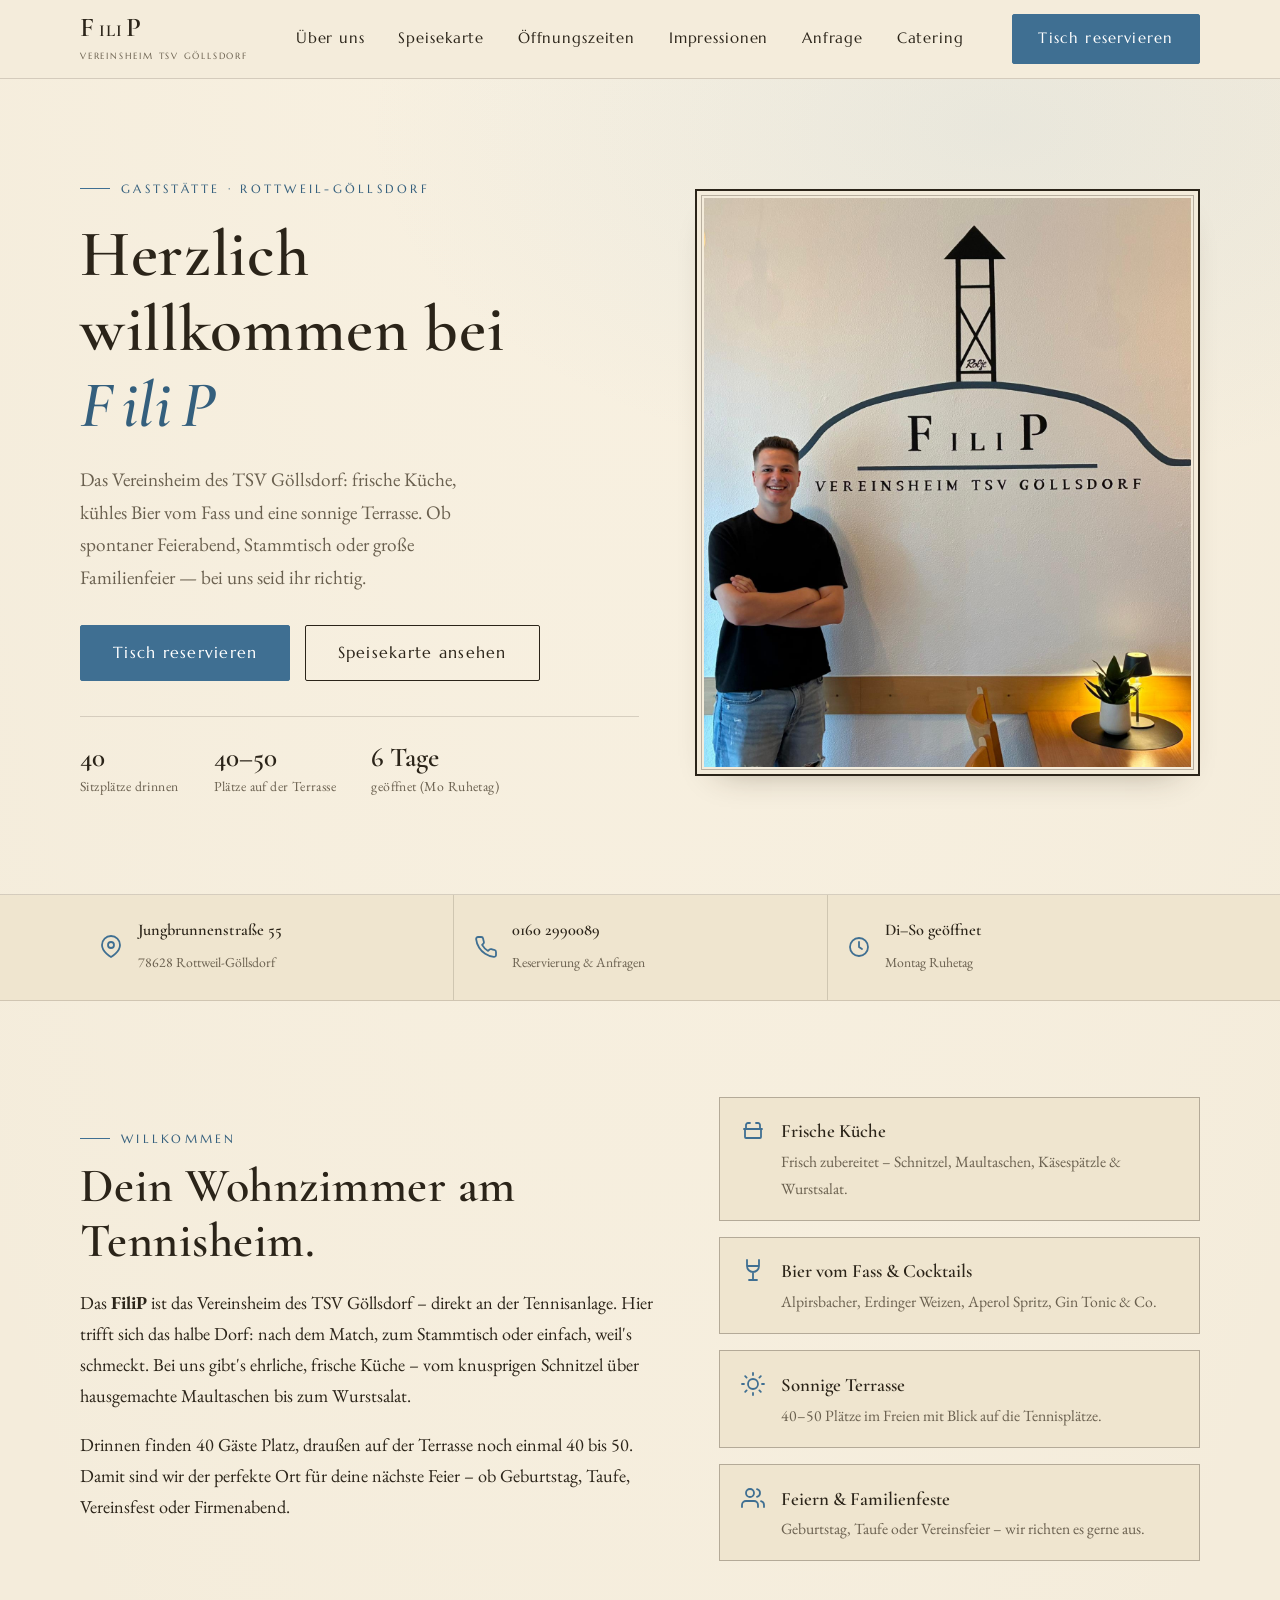
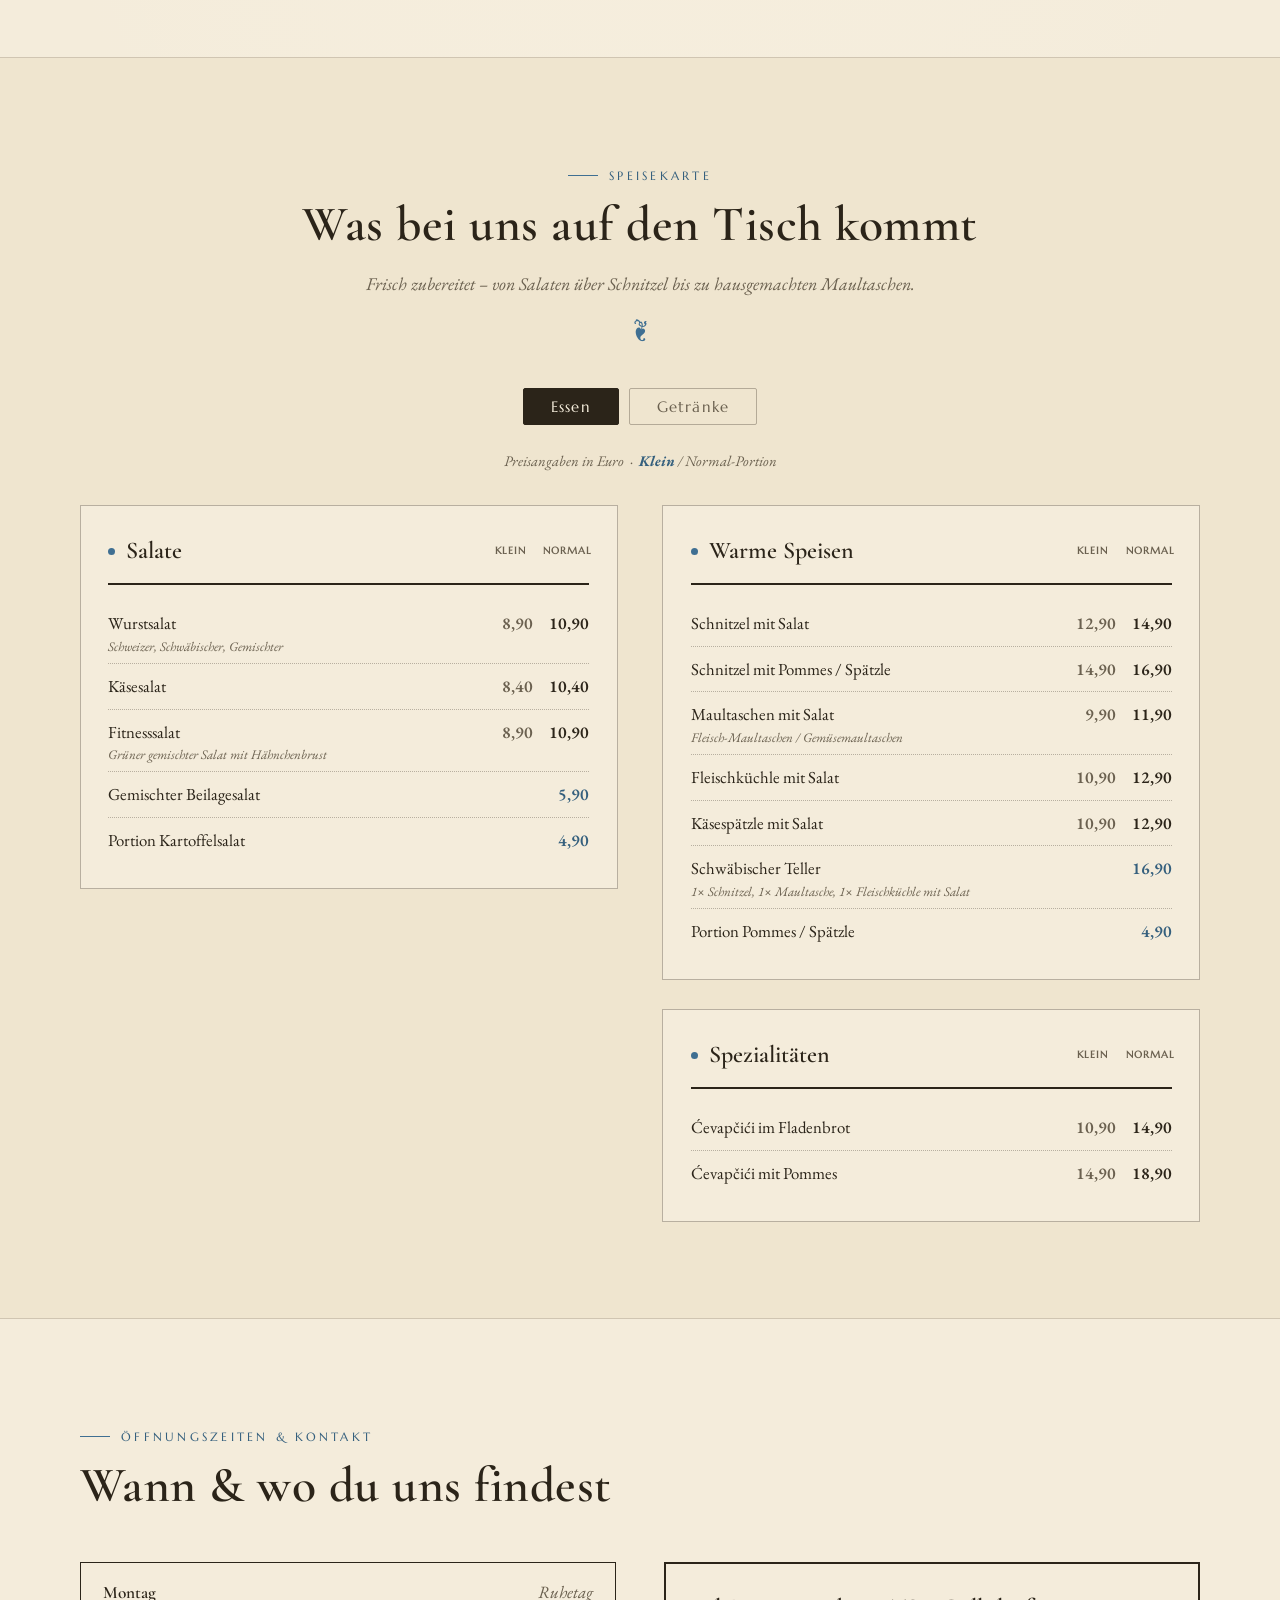
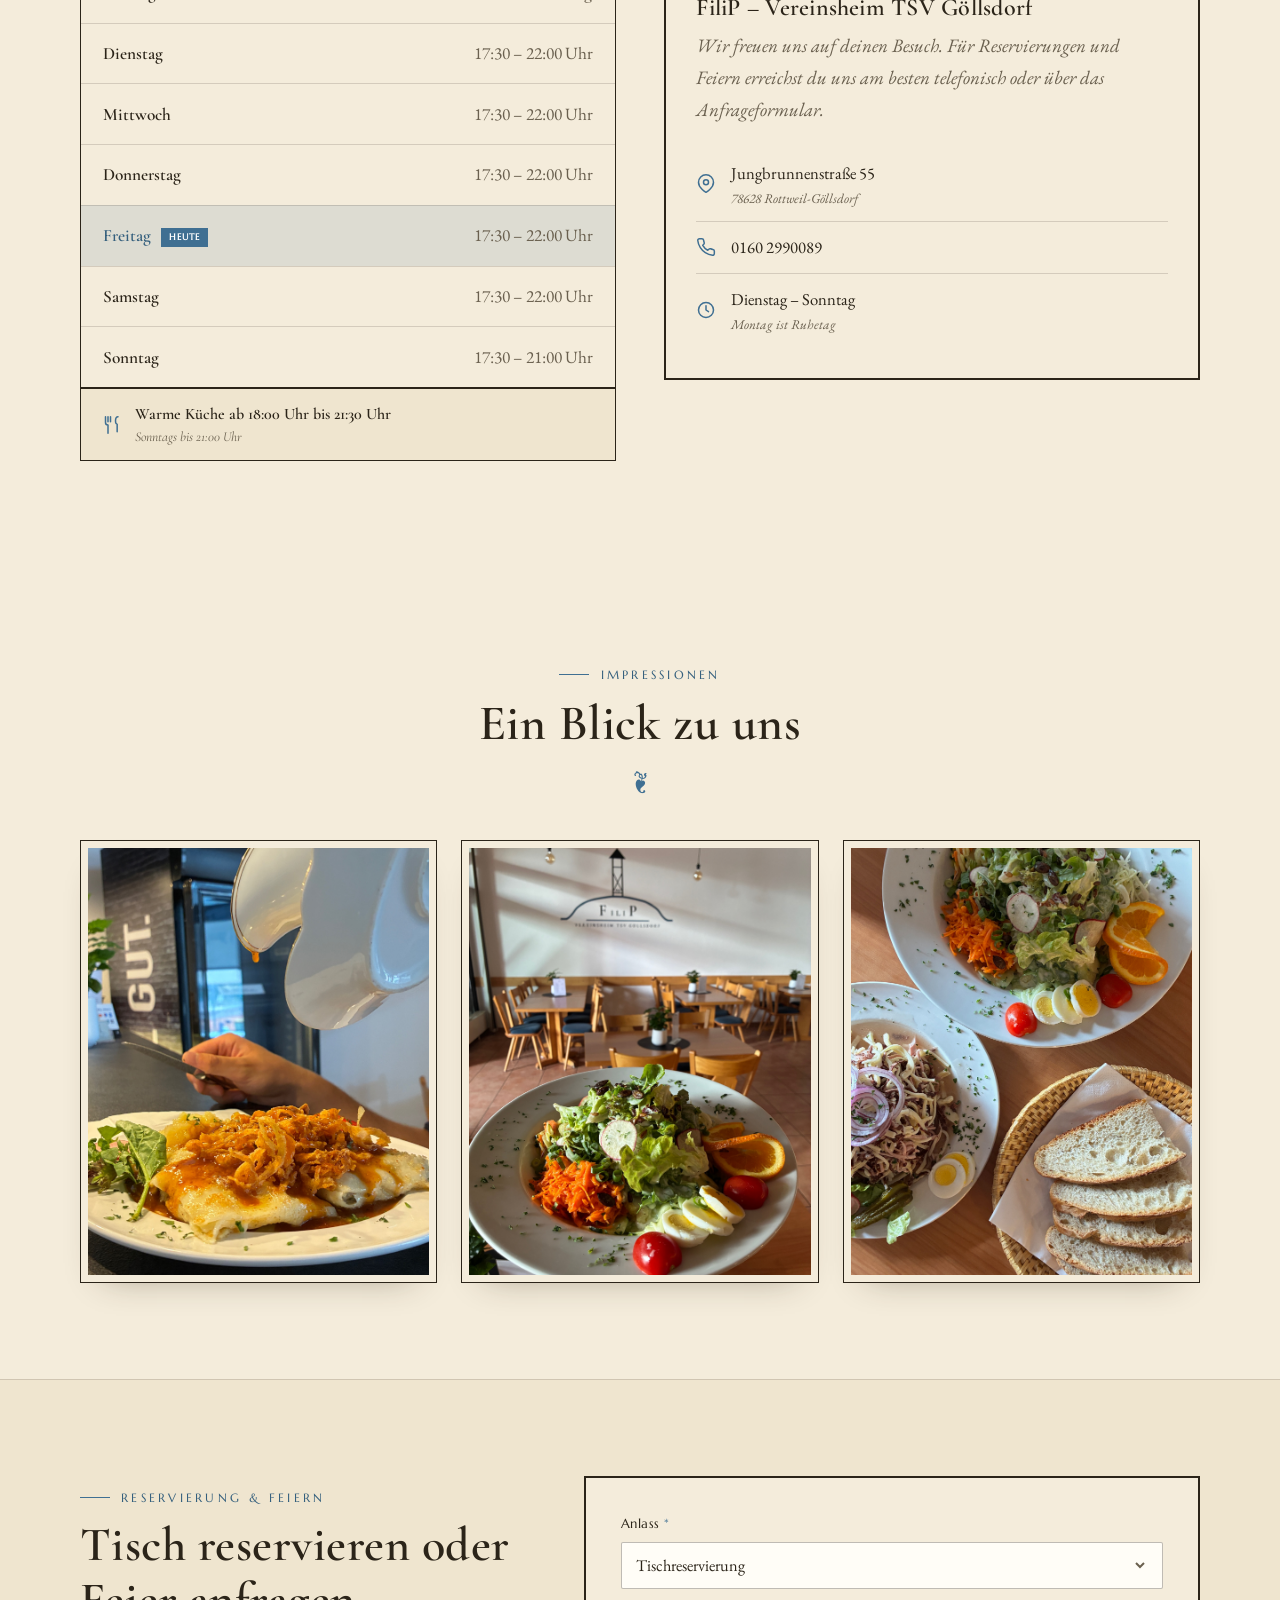
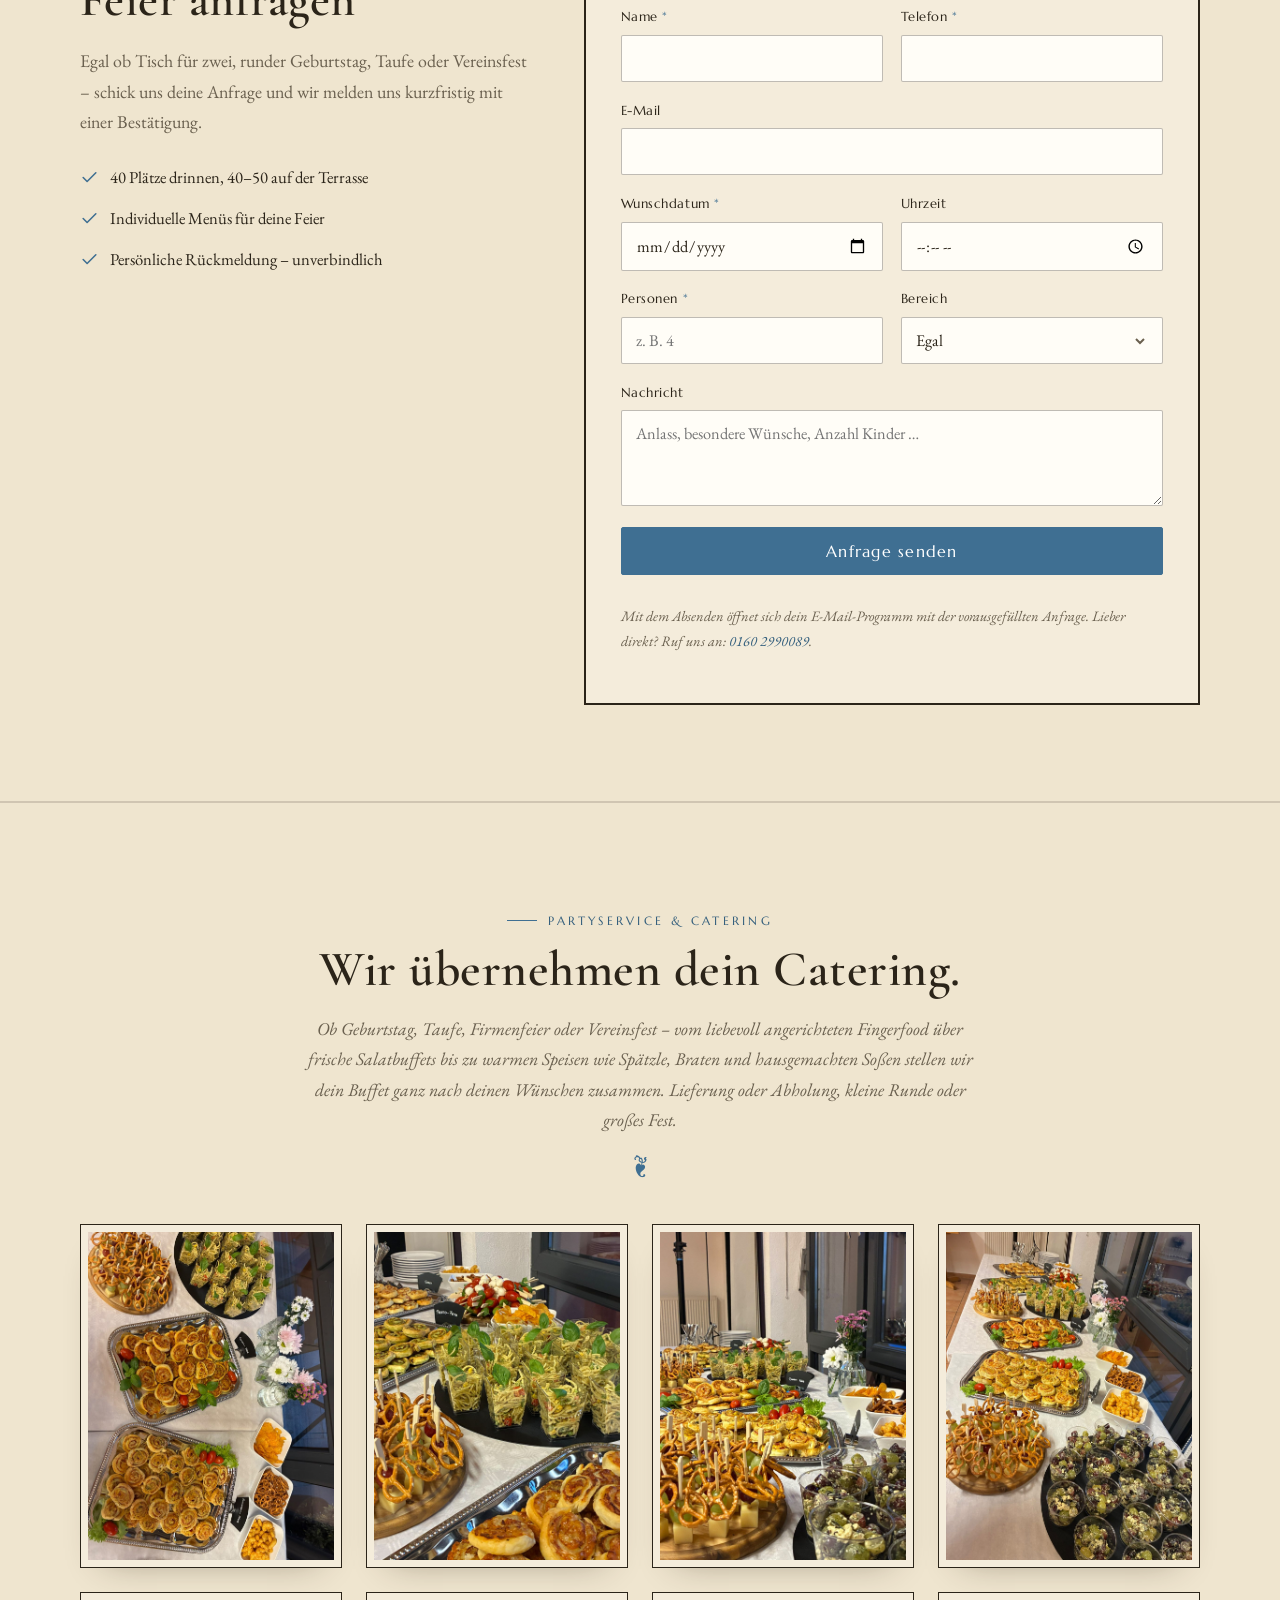
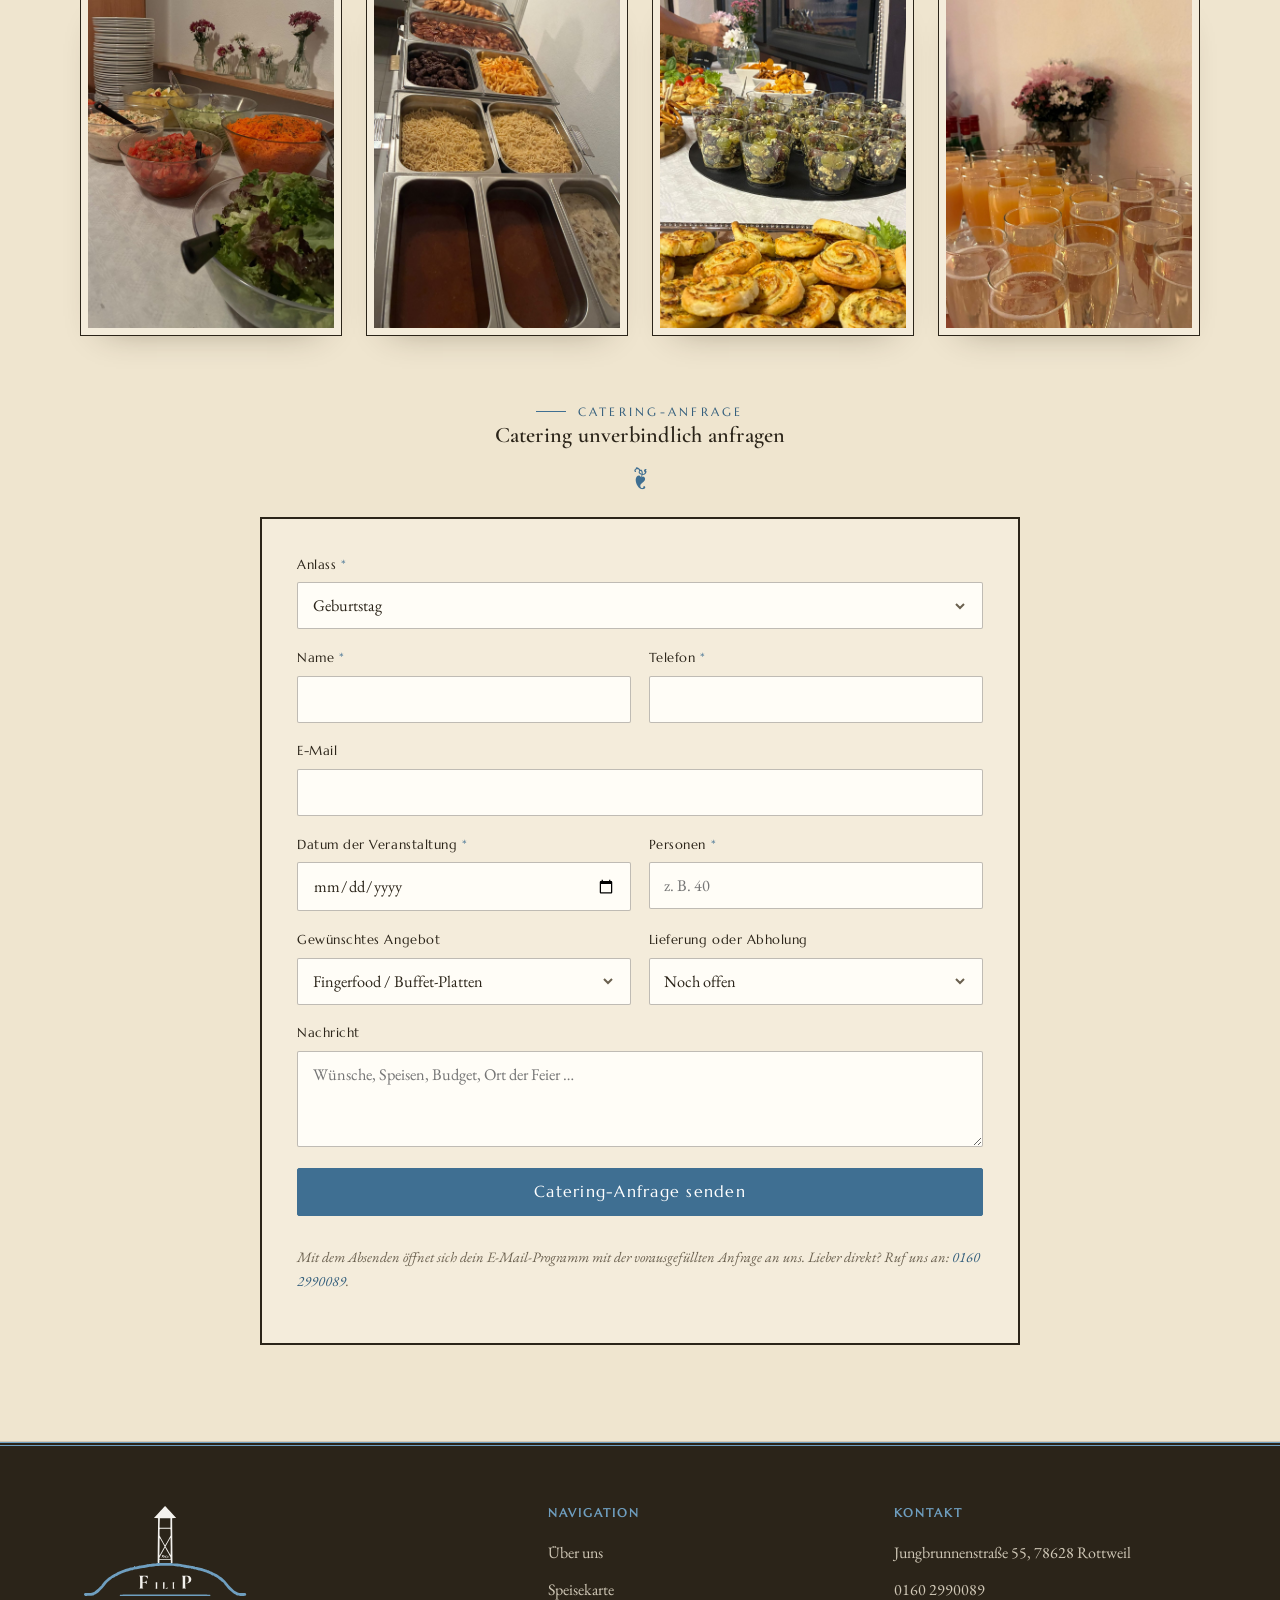
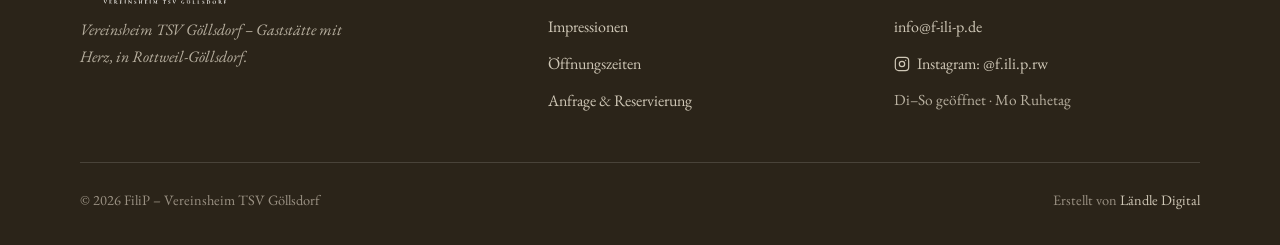
<file: index.html>
<!DOCTYPE html>
<html lang="de">
<head>
<meta charset="UTF-8" />
<meta name="viewport" content="width=device-width, initial-scale=1.0" />
<title>FiliP · Vereinsheim TSV Göllsdorf – Gaststätte in Rottweil</title>
<meta name="description" content="FiliP – Vereinsheim TSV Göllsdorf in Rottweil. Frische Küche, Schnitzel, Maultaschen & Wurstsalat, gemütliche Terrasse. Jetzt Tisch reservieren oder Feier, Taufe & Familienfest anfragen. Jungbrunnenstraße 55, 78628 Rottweil." />
<meta name="robots" content="noindex" />
<meta property="og:title" content="FiliP · Vereinsheim TSV Göllsdorf" />
<meta property="og:description" content="Gaststätte in Rottweil-Göllsdorf. Speisekarte ansehen, Tisch reservieren & Feiern anfragen." />
<meta property="og:type" content="restaurant" />
<meta property="og:image" content="logo.svg" />
<link rel="icon" href="data:image/svg+xml,%3Csvg xmlns='http://www.w3.org/2000/svg' viewBox='0 0 100 100'%3E%3Crect width='100' height='100' rx='22' fill='%23f4ecdb'/%3E%3Cpolygon points='38,46 62,46 50,30' fill='%232b2419'/%3E%3Crect x='40' y='46' width='4' height='30' fill='%232b2419'/%3E%3Crect x='56' y='46' width='4' height='30' fill='%232b2419'/%3E%3Cpath d='M22 84 Q50 66 78 84' fill='none' stroke='%233f6f92' stroke-width='4'/%3E%3C/svg%3E" />
<link rel="preconnect" href="https://fonts.googleapis.com" />
<link rel="preconnect" href="https://fonts.gstatic.com" crossorigin />
<link href="https://fonts.googleapis.com/css2?family=Cormorant+Garamond:wght@500;600;700&family=EB+Garamond:wght@400;500;600&family=Marcellus&display=swap" rel="stylesheet" />
<link rel="stylesheet" href="style.css?v=10" />
</head>
<body>

<!-- ============================ TOPBAR ============================ -->
<header class="topbar" id="topbar">
  <div class="shell topbar__inner">
    <a href="#top" class="brand" aria-label="FiliP – Startseite">
      <span>
        <span class="brand__word">F<span class="sm">ILI</span>P</span>
        <span class="brand__sub">Vereinsheim TSV Göllsdorf</span>
      </span>
    </a>
    <nav class="topbar__nav" aria-label="Hauptnavigation">
      <a href="#ueber">Über uns</a>
      <a href="#speisekarte">Speisekarte</a>
      <a href="#oeffnungszeiten">Öffnungszeiten</a>
      <a href="#impressionen">Impressionen</a>
      <a href="#anfrage">Anfrage</a>
      <a href="#catering">Catering</a>
    </nav>
    <div class="topbar__actions">
      <a href="#anfrage" class="btn btn--primary">Tisch reservieren</a>
    </div>
    <button class="burger" id="burger" aria-label="Menü öffnen" aria-expanded="false"><span></span><span></span><span></span></button>
  </div>
  <div class="topbar__mobile" id="topbarMobile">
    <a href="#ueber">Über uns</a>
    <a href="#speisekarte">Speisekarte</a>
    <a href="#oeffnungszeiten">Öffnungszeiten</a>
    <a href="#impressionen">Impressionen</a>
    <a href="#anfrage">Anfrage</a>
    <a href="#catering">Catering</a>
    <a href="#anfrage" class="btn btn--primary btn--block">Tisch reservieren</a>
  </div>
</header>

<main id="top">

<!-- ============================ HERO ============================ -->
<section class="hero">
  <div class="hero__bg" aria-hidden="true"></div>
  <div class="shell hero__inner">
    <div class="hero__lead reveal">
      <span class="eyebrow">Gaststätte · Rottweil-Göllsdorf</span>
      <h1 class="hero__title">Herzlich willkommen bei <span class="grad">F<span class="wm">ili</span>P</span></h1>
      <p class="hero__sub">Das Vereinsheim des TSV Göllsdorf: frische Küche, kühles Bier vom Fass und eine sonnige Terrasse. Ob spontaner Feierabend, Stammtisch oder große Familienfeier — bei uns seid ihr richtig.</p>
      <div class="hero__cta">
        <a href="#anfrage" class="btn btn--primary btn--lg">Tisch reservieren</a>
        <a href="#speisekarte" class="btn btn--ghost btn--lg">Speisekarte ansehen</a>
      </div>
      <div class="hero__meta">
        <div><b>40</b><span>Sitzplätze drinnen</span></div>
        <div><b>40–50</b><span>Plätze auf der Terrasse</span></div>
        <div><b>6&nbsp;Tage</b><span>geöffnet (Mo Ruhetag)</span></div>
      </div>
    </div>

    <div class="heroimg reveal">
      <img src="hero.jpg" alt="FiliP – Vereinsheim TSV Göllsdorf · Wandlogo im Lokal" loading="eager" />
    </div>
  </div>
</section>

<!-- ============================ INFO STRIP ============================ -->
<section class="strip">
  <div class="shell strip__inner">
    <div class="strip__item">
      <svg viewBox="0 0 24 24" fill="none" stroke="currentColor" stroke-width="1.8" stroke-linecap="round" stroke-linejoin="round"><path d="M21 10c0 7-9 12-9 12s-9-5-9-12a9 9 0 0 1 18 0z"/><circle cx="12" cy="10" r="3"/></svg>
      <div><b>Jungbrunnenstraße 55</b><span>78628 Rottweil-Göllsdorf</span></div>
    </div>
    <div class="strip__item">
      <svg viewBox="0 0 24 24" fill="none" stroke="currentColor" stroke-width="1.8" stroke-linecap="round" stroke-linejoin="round"><path d="M22 16.92v3a2 2 0 0 1-2.18 2 19.79 19.79 0 0 1-8.63-3.07 19.5 19.5 0 0 1-6-6 19.79 19.79 0 0 1-3.07-8.67A2 2 0 0 1 4.11 2h3a2 2 0 0 1 2 1.72c.13.96.36 1.9.7 2.81a2 2 0 0 1-.45 2.11L8.09 9.91a16 16 0 0 0 6 6l1.27-1.27a2 2 0 0 1 2.11-.45c.9.34 1.85.57 2.81.7A2 2 0 0 1 22 16.92z"/></svg>
      <div><b><a href="tel:+491602990089">0160 2990089</a></b><span>Reservierung & Anfragen</span></div>
    </div>
    <div class="strip__item">
      <svg viewBox="0 0 24 24" fill="none" stroke="currentColor" stroke-width="1.8" stroke-linecap="round" stroke-linejoin="round"><circle cx="12" cy="12" r="9"/><path d="M12 7v5l3 2"/></svg>
      <div><b>Di–So geöffnet</b><span>Montag Ruhetag</span></div>
    </div>
  </div>
</section>

<!-- ============================ ÜBER UNS ============================ -->
<section class="section" id="ueber">
  <div class="shell about__grid">
    <div class="about reveal">
      <span class="eyebrow">Willkommen</span>
      <h2>Dein Wohnzimmer am Tennisheim.</h2>
      <p>Das <b>FiliP</b> ist das Vereinsheim des TSV Göllsdorf – direkt an der Tennisanlage. Hier trifft sich das halbe Dorf: nach dem Match, zum Stammtisch oder einfach, weil's schmeckt. Bei uns gibt's ehrliche, frische Küche – vom knusprigen Schnitzel über hausgemachte Maultaschen bis zum Wurstsalat.</p>
      <p>Drinnen finden 40 Gäste Platz, draußen auf der Terrasse noch einmal 40 bis 50. Damit sind wir der perfekte Ort für deine nächste Feier – ob Geburtstag, Taufe, Vereinsfest oder Firmenabend.</p>
    </div>
    <div class="feature reveal">
      <div class="feature__item">
        <svg viewBox="0 0 24 24" fill="none" stroke="currentColor" stroke-width="1.8" stroke-linecap="round" stroke-linejoin="round"><path d="M3 11h18M5 11V7a2 2 0 0 1 2-2h2M19 11V7a2 2 0 0 0-2-2h-2M4 11v8a1 1 0 0 0 1 1h14a1 1 0 0 0 1-1v-8"/></svg>
        <div><b>Frische Küche</b><p>Frisch zubereitet – Schnitzel, Maultaschen, Käsespätzle & Wurstsalat.</p></div>
      </div>
      <div class="feature__item">
        <svg viewBox="0 0 24 24" fill="none" stroke="currentColor" stroke-width="1.8" stroke-linecap="round" stroke-linejoin="round"><path d="M6 2v6a6 6 0 0 0 12 0V2M6 8h12M8 22h8M12 14v8"/></svg>
        <div><b>Bier vom Fass & Cocktails</b><p>Alpirsbacher, Erdinger Weizen, Aperol Spritz, Gin Tonic & Co.</p></div>
      </div>
      <div class="feature__item">
        <svg viewBox="0 0 24 24" fill="none" stroke="currentColor" stroke-width="1.8" stroke-linecap="round" stroke-linejoin="round"><circle cx="12" cy="12" r="5"/><path d="M12 1v2M12 21v2M4.2 4.2l1.4 1.4M18.4 18.4l1.4 1.4M1 12h2M21 12h2M4.2 19.8l1.4-1.4M18.4 5.6l1.4-1.4"/></svg>
        <div><b>Sonnige Terrasse</b><p>40–50 Plätze im Freien mit Blick auf die Tennisplätze.</p></div>
      </div>
      <div class="feature__item">
        <svg viewBox="0 0 24 24" fill="none" stroke="currentColor" stroke-width="1.8" stroke-linecap="round" stroke-linejoin="round"><path d="M17 21v-2a4 4 0 0 0-4-4H5a4 4 0 0 0-4 4v2"/><circle cx="9" cy="7" r="4"/><path d="M23 21v-2a4 4 0 0 0-3-3.87M16 3.13a4 4 0 0 1 0 7.75"/></svg>
        <div><b>Feiern & Familienfeste</b><p>Geburtstag, Taufe oder Vereinsfeier – wir richten es gerne aus.</p></div>
      </div>
    </div>
  </div>
</section>

<!-- ============================ SPEISEKARTE ============================ -->
<section class="section section--alt" id="speisekarte">
  <div class="shell">
    <div class="section__head section__head--center reveal">
      <span class="eyebrow">Speisekarte</span>
      <h2>Was bei uns auf den Tisch kommt</h2>
      <p class="section__lead">Frisch zubereitet – von Salaten über Schnitzel bis zu hausgemachten Maultaschen.</p>
    </div>

    <div class="menu__tabs reveal" role="tablist">
      <button class="menu__tab is-active" data-tab="essen" role="tab">Essen</button>
      <button class="menu__tab" data-tab="getraenke" role="tab">Getränke</button>
    </div>

    <!-- ESSEN -->
    <div class="menu__panel is-active" data-panel="essen">
      <p class="menu__legend">Preisangaben in Euro &nbsp;·&nbsp; <b style="color:var(--blue-2)">Klein</b> / Normal-Portion</p>
      <div class="menu__cols reveal">

        <div class="card">
          <div class="card__title"><span class="dot"></span>Salate<span class="head"><span>Klein</span><span>Normal</span></span></div>
          <div class="row"><span class="row__name">Wurstsalat<small>Schweizer, Schwäbischer, Gemischter</small></span><span class="row__price is-muted">8,90</span><span class="row__price">10,90</span></div>
          <div class="row"><span class="row__name">Käsesalat</span><span class="row__price is-muted">8,40</span><span class="row__price">10,40</span></div>
          <div class="row"><span class="row__name">Fitnesssalat<small>Grüner gemischter Salat mit Hähnchenbrust</small></span><span class="row__price is-muted">8,90</span><span class="row__price">10,90</span></div>
          <div class="row row--single"><span class="row__name">Gemischter Beilagesalat</span><span class="row__price">5,90</span></div>
          <div class="row row--single"><span class="row__name">Portion Kartoffelsalat</span><span class="row__price">4,90</span></div>
        </div>

        <div class="card">
          <div class="card__title"><span class="dot"></span>Warme Speisen<span class="head"><span>Klein</span><span>Normal</span></span></div>
          <div class="row"><span class="row__name">Schnitzel mit Salat</span><span class="row__price is-muted">12,90</span><span class="row__price">14,90</span></div>
          <div class="row"><span class="row__name">Schnitzel mit Pommes / Spätzle</span><span class="row__price is-muted">14,90</span><span class="row__price">16,90</span></div>
          <div class="row"><span class="row__name">Maultaschen mit Salat<small>Fleisch-Maultaschen / Gemüsemaultaschen</small></span><span class="row__price is-muted">9,90</span><span class="row__price">11,90</span></div>
          <div class="row"><span class="row__name">Fleischküchle mit Salat</span><span class="row__price is-muted">10,90</span><span class="row__price">12,90</span></div>
          <div class="row"><span class="row__name">Käsespätzle mit Salat</span><span class="row__price is-muted">10,90</span><span class="row__price">12,90</span></div>
          <div class="row row--single"><span class="row__name">Schwäbischer Teller<small>1× Schnitzel, 1× Maultasche, 1× Fleischküchle mit Salat</small></span><span class="row__price">16,90</span></div>
          <div class="row row--single"><span class="row__name">Portion Pommes / Spätzle</span><span class="row__price">4,90</span></div>
        </div>

        <div class="card">
          <div class="card__title"><span class="dot"></span>Spezialitäten<span class="head"><span>Klein</span><span>Normal</span></span></div>
          <div class="row"><span class="row__name">Ćevapčići im Fladenbrot</span><span class="row__price is-muted">10,90</span><span class="row__price">14,90</span></div>
          <div class="row"><span class="row__name">Ćevapčići mit Pommes</span><span class="row__price is-muted">14,90</span><span class="row__price">18,90</span></div>
        </div>
      </div>
    </div>

    <!-- GETRÄNKE -->
    <div class="menu__panel" data-panel="getraenke">
      <p class="menu__legend">Preisangaben in Euro &nbsp;·&nbsp; Gläser in den angegebenen Größen</p>
      <div class="menu__cols reveal">

        <div class="card">
          <div class="card__title"><span class="dot"></span>Bier<span class="head"><span>0,3l</span><span>0,5l</span></span></div>
          <div class="row"><span class="row__name">Alpirsbacher Pils / Spezial</span><span class="row__price is-muted">3,20</span><span class="row__price">3,70</span></div>
          <div class="row"><span class="row__name">Erdinger Weizen / Colaweizen</span><span class="row__price is-muted">3,40</span><span class="row__price">3,90</span></div>
          <div class="row"><span class="row__name">Radler</span><span class="row__price is-muted">3,20</span><span class="row__price">3,70</span></div>
          <div class="row"><span class="row__name">Alkoholfreies Bier</span><span class="row__price is-muted">3,20</span><span class="row__price">—</span></div>
          <div class="row"><span class="row__name">Alkoholfreies Weizen</span><span class="row__price is-muted">—</span><span class="row__price">3,90</span></div>
        </div>

        <div class="card">
          <div class="card__title"><span class="dot"></span>Softdrinks<span class="head"><span>0,2l</span><span>0,4l</span></span></div>
          <div class="row"><span class="row__name">Softdrinks<small>Coca Cola (Zero) / Fanta / Spezi / Sprite / Iso Sport</small></span><span class="row__price is-muted">3,10</span><span class="row__price">3,60</span></div>
          <div class="row"><span class="row__name">Wasser<small>Still, Medium, Classic</small></span><span class="row__price is-muted">2,70</span><span class="row__price">3,20</span></div>
          <div class="row row--single"><span class="row__name">Wasser Flasche 0,75l<small>Still, Medium, Classic</small></span><span class="row__price">4,90</span></div>
          <div class="row row--single"><span class="row__name">Red Bull 0,25l</span><span class="row__price">3,50</span></div>
          <div class="row row--single"><span class="row__name">Alpirsbacher Klostergarten 0,33l<small>Johannisbeere, Apfel, Birne-Ingwer</small></span><span class="row__price">3,30</span></div>
          <div class="row row--single"><span class="row__name">Cedevita 0,3l</span><span class="row__price">3,30</span></div>
        </div>

        <div class="card">
          <div class="card__title"><span class="dot"></span>Spirituosen & Longdrinks<span class="head"><span>1/8</span><span>1/4</span></span></div>
          <div class="row"><span class="row__name">Weißwein / Rotwein / Roséwein</span><span class="row__price is-muted">3,60</span><span class="row__price">4,60</span></div>
          <div class="row"><span class="row__name">Schorle</span><span class="row__price is-muted">—</span><span class="row__price">3,50</span></div>
          <div class="row"><span class="row__name">Aperol Spritz / Limoncello Spritz</span><span class="row__price is-muted">—</span><span class="row__price">7,00</span></div>
          <div class="row"><span class="row__name">Vodka Bull</span><span class="row__price is-muted">—</span><span class="row__price">7,00</span></div>
          <div class="row"><span class="row__name">Schnaps / Shots</span><span class="row__price is-muted">—</span><span class="row__price">2,50</span></div>
        </div>
      </div>
    </div>
  </div>
</section>

<!-- ============================ ÖFFNUNGSZEITEN ============================ -->
<section class="section" id="oeffnungszeiten">
  <div class="shell">
    <div class="section__head reveal">
      <span class="eyebrow">Öffnungszeiten & Kontakt</span>
      <h2>Wann & wo du uns findest</h2>
    </div>
    <div class="hours__grid">
      <div class="hours__table reveal">
        <div class="hours__row" data-day="mo"><span class="hours__day">Montag</span><span class="hours__time closed">Ruhetag</span></div>
        <div class="hours__row" data-day="di"><span class="hours__day">Dienstag</span><span class="hours__time">17:30 – 22:00 Uhr</span></div>
        <div class="hours__row" data-day="mi"><span class="hours__day">Mittwoch</span><span class="hours__time">17:30 – 22:00 Uhr</span></div>
        <div class="hours__row" data-day="do"><span class="hours__day">Donnerstag</span><span class="hours__time">17:30 – 22:00 Uhr</span></div>
        <div class="hours__row" data-day="fr"><span class="hours__day">Freitag</span><span class="hours__time">17:30 – 22:00 Uhr</span></div>
        <div class="hours__row" data-day="sa"><span class="hours__day">Samstag</span><span class="hours__time">17:30 – 22:00 Uhr</span></div>
        <div class="hours__row" data-day="so"><span class="hours__day">Sonntag</span><span class="hours__time">17:30 – 21:00 Uhr</span></div>
        <p class="hours__kitchen">
          <svg viewBox="0 0 24 24" fill="none" stroke="currentColor" stroke-width="1.8" stroke-linecap="round" stroke-linejoin="round" aria-hidden="true"><path d="M3 2v7a3 3 0 0 0 3 3v10M6 2v6M9 2v6M18 2c-1.7 0-3 2-3 5s.6 4 2 4v9"/></svg>
          <span>Warme Küche ab 18:00 Uhr bis 21:30 Uhr<small>Sonntags bis 21:00 Uhr</small></span>
        </p>
      </div>
      <aside class="hours__aside reveal">
        <h3>FiliP – Vereinsheim TSV Göllsdorf</h3>
        <p>Wir freuen uns auf deinen Besuch. Für Reservierungen und Feiern erreichst du uns am besten telefonisch oder über das Anfrageformular.</p>
        <div class="contactline">
          <svg viewBox="0 0 24 24" fill="none" stroke="currentColor" stroke-width="1.8" stroke-linecap="round" stroke-linejoin="round"><path d="M21 10c0 7-9 12-9 12s-9-5-9-12a9 9 0 0 1 18 0z"/><circle cx="12" cy="10" r="3"/></svg>
          <span>Jungbrunnenstraße 55<small>78628 Rottweil-Göllsdorf</small></span>
        </div>
        <div class="contactline">
          <svg viewBox="0 0 24 24" fill="none" stroke="currentColor" stroke-width="1.8" stroke-linecap="round" stroke-linejoin="round"><path d="M22 16.92v3a2 2 0 0 1-2.18 2 19.79 19.79 0 0 1-8.63-3.07 19.5 19.5 0 0 1-6-6 19.79 19.79 0 0 1-3.07-8.67A2 2 0 0 1 4.11 2h3a2 2 0 0 1 2 1.72c.13.96.36 1.9.7 2.81a2 2 0 0 1-.45 2.11L8.09 9.91a16 16 0 0 0 6 6l1.27-1.27a2 2 0 0 1 2.11-.45c.9.34 1.85.57 2.81.7A2 2 0 0 1 22 16.92z"/></svg>
          <a href="tel:+491602990089">0160 2990089</a>
        </div>
        <div class="contactline">
          <svg viewBox="0 0 24 24" fill="none" stroke="currentColor" stroke-width="1.8" stroke-linecap="round" stroke-linejoin="round"><circle cx="12" cy="12" r="9"/><path d="M12 7v5l3 2"/></svg>
          <span>Dienstag – Sonntag<small>Montag ist Ruhetag</small></span>
        </div>
      </aside>
    </div>
  </div>
</section>

<!-- ============================ IMPRESSIONEN ============================ -->
<section class="section" id="impressionen">
  <div class="shell">
    <div class="section__head section__head--center reveal">
      <span class="eyebrow">Impressionen</span>
      <h2>Ein Blick zu uns</h2>
    </div>
    <div class="gallery reveal">
      <figure class="gitem"><img src="bild-1.jpg" alt="Maultaschen mit Röstzwiebeln und Bratensoße" loading="lazy" /></figure>
      <figure class="gitem"><img src="bild-2.jpg" alt="Frischer Fitnesssalat mit Blick in den Gastraum" loading="lazy" /></figure>
      <figure class="gitem"><img src="bild-3.jpg" alt="Salatteller mit frischem Brot" loading="lazy" /></figure>
    </div>
  </div>
</section>

<!-- ============================ ANFRAGE ============================ -->
<section class="section section--alt" id="anfrage">
  <div class="shell book__grid">
    <div class="book__intro reveal">
      <span class="eyebrow">Reservierung & Feiern</span>
      <h2>Tisch reservieren oder Feier anfragen</h2>
      <p>Egal ob Tisch für zwei, runder Geburtstag, Taufe oder Vereinsfest – schick uns deine Anfrage und wir melden uns kurzfristig mit einer Bestätigung.</p>
      <ul class="book__points">
        <li><svg viewBox="0 0 24 24" fill="none" stroke="currentColor" stroke-width="2" stroke-linecap="round" stroke-linejoin="round"><path d="M20 6 9 17l-5-5"/></svg>40 Plätze drinnen, 40–50 auf der Terrasse</li>
        <li><svg viewBox="0 0 24 24" fill="none" stroke="currentColor" stroke-width="2" stroke-linecap="round" stroke-linejoin="round"><path d="M20 6 9 17l-5-5"/></svg>Individuelle Menüs für deine Feier</li>
        <li><svg viewBox="0 0 24 24" fill="none" stroke="currentColor" stroke-width="2" stroke-linecap="round" stroke-linejoin="round"><path d="M20 6 9 17l-5-5"/></svg>Persönliche Rückmeldung – unverbindlich</li>
      </ul>
    </div>

    <form class="form reveal" id="anfrageForm" novalidate>
      <div class="form__grid">
        <div class="field field--full">
          <label for="f-anlass">Anlass <span class="req">*</span></label>
          <select id="f-anlass" required>
            <option value="Tischreservierung">Tischreservierung</option>
            <option value="Geburtstag">Geburtstag</option>
            <option value="Taufe">Taufe</option>
            <option value="Familienfeier">Familienfeier</option>
            <option value="Firmenfeier">Firmenfeier</option>
            <option value="Vereinsfeier">Vereinsfeier</option>
            <option value="Sonstiges">Sonstiges</option>
          </select>
        </div>
        <div class="field">
          <label for="f-name">Name <span class="req">*</span></label>
          <input id="f-name" type="text" autocomplete="name" required />
        </div>
        <div class="field">
          <label for="f-telefon">Telefon <span class="req">*</span></label>
          <input id="f-telefon" type="tel" autocomplete="tel" required />
        </div>
        <div class="field field--full">
          <label for="f-email">E-Mail</label>
          <input id="f-email" type="email" autocomplete="email" />
        </div>
        <div class="field">
          <label for="f-datum">Wunschdatum <span class="req">*</span></label>
          <input id="f-datum" type="date" required />
        </div>
        <div class="field">
          <label for="f-uhrzeit">Uhrzeit</label>
          <input id="f-uhrzeit" type="time" />
        </div>
        <div class="field">
          <label for="f-personen">Personen <span class="req">*</span></label>
          <input id="f-personen" type="number" min="1" max="120" placeholder="z. B. 4" required />
        </div>
        <div class="field">
          <label for="f-bereich">Bereich</label>
          <select id="f-bereich">
            <option value="Egal">Egal</option>
            <option value="Drinnen">Drinnen</option>
            <option value="Terrasse / Draußen">Terrasse / Draußen</option>
          </select>
        </div>
        <div class="field field--full">
          <label for="f-nachricht">Nachricht</label>
          <textarea id="f-nachricht" placeholder="Anlass, besondere Wünsche, Anzahl Kinder …"></textarea>
        </div>
      </div>
      <div class="form__foot">
        <button type="submit" class="btn btn--primary btn--lg btn--block">Anfrage senden</button>
        <p class="form__hint">Mit dem Absenden öffnet sich dein E-Mail-Programm mit der vorausgefüllten Anfrage. Lieber direkt? Ruf uns an: <a href="tel:+491602990089" style="color:var(--blue-2)">0160 2990089</a>.</p>
        <div class="form__msg form__msg--ok" id="formMsg">Danke! Deine Anfrage ist vorbereitet – bitte sende die geöffnete E-Mail ab. Wir melden uns schnellstmöglich bei dir.</div>
      </div>
    </form>
  </div>
</section>

<!-- ============================ PARTYSERVICE & CATERING ============================ -->
<section class="section section--alt" id="catering">
  <div class="shell">
    <div class="section__head section__head--center reveal">
      <span class="eyebrow">Partyservice &amp; Catering</span>
      <h2>Wir übernehmen dein Catering.</h2>
      <p class="section__lead">Ob Geburtstag, Taufe, Firmenfeier oder Vereinsfest – vom liebevoll angerichteten Fingerfood über frische Salatbuffets bis zu warmen Speisen wie Spätzle, Braten und hausgemachten Soßen stellen wir dein Buffet ganz nach deinen Wünschen zusammen. Lieferung oder Abholung, kleine Runde oder großes Fest.</p>
    </div>

    <div class="gallery gallery--4 reveal">
      <figure class="gitem"><img src="catering-1.jpg" alt="Fingerfood-Platten: Blätterteigschnecken, Käse-Trauben-Spieße und Pasta-Cups" loading="lazy" /></figure>
      <figure class="gitem"><img src="catering-2.jpg" alt="Catering-Buffet mit Pasta-Cups und herzhaftem Gebäck" loading="lazy" /></figure>
      <figure class="gitem"><img src="catering-3.jpg" alt="Reich gedecktes Buffet für eine Feier" loading="lazy" /></figure>
      <figure class="gitem"><img src="catering-4.jpg" alt="Langes Catering-Buffet mit vielfältiger Auswahl" loading="lazy" /></figure>
      <figure class="gitem"><img src="party-1.jpg" alt="Frisches Salatbuffet vom FiliP Partyservice" loading="lazy" /></figure>
      <figure class="gitem"><img src="party-2.jpg" alt="Warmes Buffet mit Spätzle, Fleisch und hausgemachten Soßen" loading="lazy" /></figure>
      <figure class="gitem"><img src="catering-5.jpg" alt="Salat-Cups und herzhaftes Gebäck auf dem Buffet" loading="lazy" /></figure>
      <figure class="gitem"><img src="catering-6.jpg" alt="Getränkeservice mit Sekt und Saft" loading="lazy" /></figure>
    </div>

    <!-- Catering-Anfrageformular -->
    <div class="cater__form reveal" id="catering-anfrage">
      <div class="section__head section__head--center">
        <span class="eyebrow">Catering-Anfrage</span>
        <h3>Catering unverbindlich anfragen</h3>
      </div>
      <form class="form" id="cateringForm" novalidate>
        <div class="form__grid">
          <div class="field field--full">
            <label for="c-anlass">Anlass <span class="req">*</span></label>
            <select id="c-anlass" required>
              <option value="Geburtstag">Geburtstag</option>
              <option value="Taufe">Taufe</option>
              <option value="Hochzeit">Hochzeit</option>
              <option value="Familienfeier">Familienfeier</option>
              <option value="Firmenfeier">Firmenfeier</option>
              <option value="Vereinsfest">Vereinsfest</option>
              <option value="Sonstiges">Sonstiges</option>
            </select>
          </div>
          <div class="field">
            <label for="c-name">Name <span class="req">*</span></label>
            <input id="c-name" type="text" autocomplete="name" required />
          </div>
          <div class="field">
            <label for="c-telefon">Telefon <span class="req">*</span></label>
            <input id="c-telefon" type="tel" autocomplete="tel" required />
          </div>
          <div class="field field--full">
            <label for="c-email">E-Mail</label>
            <input id="c-email" type="email" autocomplete="email" />
          </div>
          <div class="field">
            <label for="c-datum">Datum der Veranstaltung <span class="req">*</span></label>
            <input id="c-datum" type="date" required />
          </div>
          <div class="field">
            <label for="c-personen">Personen <span class="req">*</span></label>
            <input id="c-personen" type="number" min="1" max="500" placeholder="z. B. 40" required />
          </div>
          <div class="field">
            <label for="c-art">Gewünschtes Angebot</label>
            <select id="c-art">
              <option value="Fingerfood / Buffet-Platten">Fingerfood / Buffet-Platten</option>
              <option value="Salatbuffet">Salatbuffet</option>
              <option value="Warmes Buffet">Warmes Buffet</option>
              <option value="Komplettpaket / nach Absprache">Komplettpaket / nach Absprache</option>
            </select>
          </div>
          <div class="field">
            <label for="c-lieferung">Lieferung oder Abholung</label>
            <select id="c-lieferung">
              <option value="Noch offen">Noch offen</option>
              <option value="Lieferung">Lieferung</option>
              <option value="Abholung">Abholung</option>
            </select>
          </div>
          <div class="field field--full">
            <label for="c-nachricht">Nachricht</label>
            <textarea id="c-nachricht" placeholder="Wünsche, Speisen, Budget, Ort der Feier …"></textarea>
          </div>
        </div>
        <div class="form__foot">
          <button type="submit" class="btn btn--primary btn--lg btn--block">Catering-Anfrage senden</button>
          <p class="form__hint">Mit dem Absenden öffnet sich dein E-Mail-Programm mit der vorausgefüllten Anfrage an uns. Lieber direkt? Ruf uns an: <a href="tel:+491602990089" style="color:var(--blue-2)">0160 2990089</a>.</p>
          <div class="form__msg form__msg--ok" id="cateringMsg">Danke! Deine Catering-Anfrage ist vorbereitet – bitte sende die geöffnete E-Mail ab. Wir melden uns schnellstmöglich bei dir.</div>
        </div>
      </form>
    </div>
  </div>
</section>

</main>

<!-- ============================ FOOTER ============================ -->
<footer class="footer">
  <div class="shell">
    <div class="footer__top">
      <div class="footer__brand">
        <svg viewBox="415 494 769 478" class="footer__logo" role="img" aria-label="FiliP – Vereinsheim TSV Göllsdorf"><g transform="translate(0.000000,1600.000000) scale(0.100000,-0.100000)"
fill="#f4f2ee" stroke="none">
<path d="M7746 10607 l-249 -272 93 -3 93 -3 -6 -547 c-6 -456 -11 -1426 -8
-1469 1 -8 15 -13 36 -13 l34 0 3 73 3 72 255 0 255 0 3 -72 3 -73 36 0 36 0
-8 1015 -7 1014 92 3 91 3 -247 270 c-136 149 -250 271 -253 272 -3 1 -118
-120 -255 -270z m494 -502 l0 -215 -239 0 c-150 0 -242 4 -246 10 -3 6 -3 102
1 215 l7 205 238 0 239 0 0 -215z m4 -301 c3 -26 6 -95 6 -153 l0 -106 -80
-145 c-44 -80 -99 -180 -122 -222 -24 -43 -46 -78 -49 -78 -3 0 -60 99 -127
220 l-122 220 0 148 c0 82 3 152 7 155 3 4 113 7 243 7 l237 0 7 -46z m-370
-568 l103 -187 -109 -197 c-60 -108 -114 -201 -120 -207 -7 -7 -9 38 -4 150 3
88 6 270 6 405 0 171 3 241 11 233 5 -5 56 -94 113 -197z m378 -187 c2 -215 0
-393 -3 -395 -4 -2 -57 86 -117 195 l-111 199 85 154 c47 84 94 172 106 196
12 23 25 42 30 42 4 0 9 -176 10 -391z m-130 -262 c119 -216 134 -247 133
-282 0 -19 -7 -20 -255 -20 l-255 0 -3 27 c-2 20 28 84 109 230 62 112 119
215 127 231 7 15 17 27 20 27 4 0 60 -96 124 -213z M7857 8653 c-4 -3 -7 -12
-7 -20 0 -11 4 -11 21 -3 31 17 35 4 7 -22 -14 -13 -29 -34 -33 -48 -7 -23 -6
-24 7 -6 14 17 16 17 46 2 17 -9 36 -16 42 -16 21 0 9 18 -21 33 l-32 15 31 7
c36 7 57 29 48 50 -4 11 -20 15 -54 15 -27 0 -52 -3 -55 -7z m103 -23 c0 -11
-48 -25 -56 -17 -4 3 -3 10 1 16 8 14 55 14 55 1z M8042 8637 c-6 -7 -16 -24
-21 -38 -7 -17 -10 -19 -10 -6 -1 21 -24 22 -45 2 -25 -26 -9 -43 39 -41 24 0
47 5 51 9 5 4 1 5 -9 1 -23 -8 -22 7 4 50 20 34 13 50 -9 23z m-60 -69 c-7 -7
-12 -8 -12 -2 0 14 12 26 19 19 2 -3 -1 -11 -7 -17z M8091 8613 c-23 -22 -23
-23 -4 -23 13 0 23 8 26 22 8 28 7 29 -22 1z M8125 8594 c-14 -15 -25 -23 -25
-19 0 5 -11 -6 -25 -25 -31 -42 -25 -52 9 -14 20 23 28 26 35 15 6 -10 13 -11
27 -2 17 9 17 10 2 11 -24 0 -23 8 4 29 14 12 18 20 10 25 -7 4 -23 -5 -37
-20z M8855 7720 c-66 -4 -110 -7 -99 -8 43 -4 44 -17 42 -293 l-3 -264 -30 -6
c-16 -4 29 -6 100 -6 72 0 116 2 98 4 -17 2 -36 10 -42 17 -11 14 -17 508 -6
526 3 5 25 10 49 10 63 0 98 -40 104 -120 9 -119 -23 -180 -93 -180 -24 0 -34
-4 -29 -11 10 -16 94 -4 143 20 101 52 129 184 55 262 -46 48 -99 57 -289 49z
M6825 7713 c45 -11 45 -13 45 -283 0 -274 0 -273 -50 -283 -14 -2 38 -4 115
-4 79 -1 125 2 105 6 -60 12 -60 12 -60 147 l0 124 38 0 c65 0 111 -19 132
-53 l20 -32 0 90 0 90 -23 -28 c-24 -30 -71 -47 -129 -47 l-38 0 0 120 c0 120
0 121 26 130 40 16 76 12 124 -12 27 -15 50 -35 59 -55 9 -18 19 -33 24 -33 9
0 9 56 1 99 l-6 31 -202 -1 c-110 -1 -192 -4 -181 -6z M7578 7288 c2 -108 0
-143 -10 -149 -8 -5 9 -9 42 -9 33 0 50 4 42 9 -10 6 -12 41 -10 149 l3 142
-35 0 -35 0 3 -142z M7908 7288 c2 -108 0 -143 -10 -149 -7 -5 36 -9 100 -9
112 0 112 0 112 24 0 13 3 33 6 43 4 12 -1 10 -17 -9 -31 -34 -60 -48 -99 -48
l-31 0 3 144 3 144 -35 0 -35 1 3 -141z M8348 7286 c3 -133 2 -145 -15 -149
-10 -3 9 -5 42 -6 41 0 55 2 45 9 -18 11 -27 197 -12 253 l10 37 -36 0 -37 0
3 -144z M8980 6615 c0 -9 5 -15 11 -13 6 2 11 8 11 13 0 5 -5 11 -11 13 -6 2
-11 -4 -11 -13z M9105 6621 c-7 -12 12 -24 25 -16 11 7 4 25 -10 25 -5 0 -11
-4 -15 -9z M7900 6596 c0 -16 3 -17 12 -8 7 7 18 12 26 12 11 0 13 -16 10 -70
l-3 -70 30 0 c22 0 26 3 17 12 -18 18 -16 117 3 124 8 4 21 1 29 -5 13 -11 26
-5 26 13 0 7 -28 11 -75 11 -68 0 -75 -2 -75 -19z M5240 6573 c9 -21 23 -55
31 -75 7 -21 16 -38 19 -38 3 0 22 34 41 75 l35 75 -24 0 c-18 0 -22 -3 -14
-12 10 -14 -13 -88 -27 -88 -11 0 -33 79 -26 90 4 6 -7 10 -24 10 l-29 0 18
-37z M5478 6601 c10 -6 13 -27 10 -75 -3 -61 -1 -66 17 -66 18 0 20 5 17 36
-4 36 -4 37 23 30 20 -5 26 -3 23 6 -3 7 -15 12 -26 10 -19 -3 -22 2 -22 27 0
26 4 31 24 31 13 0 27 -6 29 -12 3 -8 6 -6 6 5 1 14 -8 17 -56 17 -36 0 -53
-4 -45 -9z M5700 6595 c8 -10 11 -36 8 -75 -4 -56 -3 -60 17 -60 18 0 21 5 17
38 l-3 37 36 -42 c34 -39 75 -57 75 -33 0 6 -6 10 -14 10 -8 0 -24 14 -36 31
-20 28 -21 31 -6 48 20 22 20 26 0 45 -9 10 -33 16 -61 16 -39 0 -44 -2 -33
-15z m74 -10 c8 -21 -3 -45 -20 -45 -9 0 -14 11 -14 30 0 32 23 42 34 15z
M5960 6556 c3 -30 2 -64 -2 -75 -6 -18 -3 -21 22 -21 27 0 29 2 19 19 -17 26
-4 55 21 48 12 -3 20 0 20 8 0 8 -9 11 -25 7 -22 -4 -25 -1 -25 22 0 32 25 44
52 27 16 -10 19 -10 16 1 -3 8 -24 14 -54 16 l-50 3 6 -55z M6175 6535 c0 -69
2 -75 21 -75 19 0 20 5 16 60 -3 39 0 65 8 75 11 13 8 15 -16 15 l-29 0 0 -75z
M6339 6601 c10 -6 14 -26 12 -67 -1 -31 -4 -61 -7 -65 -3 -5 3 -9 13 -9 15 0
18 7 15 52 l-3 53 50 -52 c27 -29 55 -53 60 -53 7 0 11 27 11 69 0 46 4 71 13
74 6 3 -1 6 -17 6 -23 1 -27 -2 -18 -11 14 -14 16 -88 3 -88 -5 0 -28 23 -51
50 -31 37 -49 50 -68 50 -20 0 -23 -3 -13 -9z M6622 6598 c-20 -20 -14 -46 19
-70 22 -17 29 -29 26 -45 -5 -25 3 -29 21 -11 21 21 13 46 -22 73 -21 16 -33
32 -29 41 7 19 33 18 50 -3 13 -17 14 -17 11 2 -4 24 -56 33 -76 13z M6808
6601 c10 -6 13 -27 10 -75 -3 -61 -1 -66 17 -66 18 0 20 5 17 35 -4 34 -4 35
32 35 41 0 56 -21 37 -51 -10 -17 -8 -19 12 -19 22 0 23 3 20 56 -2 30 2 64 7
75 10 17 7 19 -20 19 -28 0 -30 -2 -20 -21 18 -32 5 -49 -36 -49 -36 0 -36 1
-32 35 4 33 2 35 -27 35 -20 0 -26 -3 -17 -9z M7090 6595 c7 -9 11 -37 8 -75
l-3 -60 30 1 c17 0 24 3 18 6 -7 2 -13 18 -13 35 0 25 3 29 20 25 12 -3 20 0
20 8 0 8 -8 11 -20 8 -17 -5 -20 0 -20 26 0 23 5 31 18 31 10 0 23 -5 30 -12
9 -9 12 -8 12 5 0 14 -10 17 -56 17 -48 0 -55 -2 -44 -15z M7305 6535 c0 -68
2 -75 20 -75 18 0 20 5 17 66 -3 48 0 69 10 75 9 6 3 9 -17 9 l-30 0 0 -75z
M7478 6598 c7 -7 12 -20 12 -30 0 -10 4 -18 9 -18 5 0 17 -20 27 -45 9 -25 19
-45 23 -45 3 0 15 21 26 48 l19 47 7 -34 c4 -19 5 -40 2 -48 -4 -9 4 -13 23
-13 22 0 25 3 16 12 -7 7 -12 35 -12 63 0 28 5 56 12 63 9 9 6 12 -13 12 -21
0 -28 -8 -43 -50 -10 -27 -21 -50 -26 -50 -4 0 -17 23 -28 50 -16 39 -26 50
-43 50 -18 0 -20 -3 -11 -12z M8156 6591 c-21 -23 -14 -41 25 -70 21 -16 29
-29 26 -42 -7 -25 9 -25 23 0 14 28 14 28 -26 65 -21 19 -34 39 -30 45 11 17
34 13 45 -6 9 -16 10 -16 11 5 0 18 -6 22 -28 22 -16 0 -36 -8 -46 -19z M8374
6535 c17 -41 33 -75 36 -75 3 0 22 34 41 75 l35 75 -24 0 c-18 0 -22 -3 -14
-12 10 -14 -13 -88 -27 -88 -11 0 -33 79 -26 90 4 6 -7 10 -23 10 l-30 0 32
-75z M8755 6587 c-59 -50 -25 -130 54 -130 48 0 46 -1 54 41 6 30 5 32 -20 32
-21 0 -24 -3 -15 -12 18 -18 15 -36 -8 -48 -46 -25 -84 76 -42 113 24 22 58
22 72 0 10 -16 10 -16 8 2 -5 31 -68 33 -103 2z M9002 6587 c-48 -51 -16 -128
52 -130 73 -2 111 78 61 128 -32 33 -83 34 -113 2z m88 -6 c18 -35 12 -99 -10
-111 -45 -24 -88 48 -61 106 13 30 56 33 71 5z M9248 6601 c10 -6 13 -27 10
-75 l-3 -66 51 0 c40 0 53 4 59 18 5 14 4 15 -6 5 -7 -7 -26 -13 -41 -13 -28
0 -28 1 -28 64 0 42 4 66 13 69 6 3 -6 6 -28 6 -26 0 -35 -2 -27 -8z M9468
6601 c10 -6 13 -27 10 -75 l-3 -66 53 0 c28 0 52 4 52 8 0 4 -16 6 -35 4 l-35
-4 0 65 c0 43 4 67 13 70 6 3 -6 6 -28 6 -26 0 -35 -2 -27 -8z M9702 6598
c-20 -20 -14 -46 19 -70 22 -17 29 -29 26 -45 -5 -25 3 -29 21 -11 20 20 13
43 -24 76 -35 31 -38 52 -7 52 9 0 22 -8 30 -17 13 -17 14 -17 11 2 -4 24 -56
33 -76 13z M9888 6601 c10 -6 13 -27 10 -75 l-3 -66 30 1 c17 0 24 3 18 6 -9
3 -13 27 -13 69 0 57 2 64 20 64 65 0 82 -111 20 -133 -10 -4 -9 -6 6 -6 30
-1 64 40 64 76 0 47 -38 73 -109 73 -35 0 -51 -4 -43 -9z M10178 6596 c-25
-19 -39 -62 -29 -89 13 -34 36 -49 76 -50 53 -1 80 32 76 95 -3 46 -83 75
-123 44z m76 -18 c29 -41 12 -118 -25 -118 -23 0 -49 42 -49 78 0 61 43 84 74
40z M10420 6595 c8 -10 11 -36 8 -75 -4 -56 -3 -60 17 -60 18 0 21 5 17 38
l-3 37 36 -42 c34 -39 75 -57 75 -33 0 6 -6 10 -14 10 -8 0 -24 14 -36 31 -20
28 -21 31 -6 48 20 22 20 26 0 45 -9 10 -33 16 -61 16 -39 0 -44 -2 -33 -15z
m74 -10 c8 -21 -3 -45 -20 -45 -9 0 -14 11 -14 30 0 32 23 42 34 15z M10675
6535 c0 -69 2 -75 20 -75 18 0 20 5 17 36 -4 35 -3 37 22 32 17 -3 26 -1 26 7
0 8 -9 10 -25 7 -22 -4 -25 -1 -25 22 0 32 25 44 52 27 16 -10 19 -10 16 1 -3
8 -24 14 -54 16 l-49 3 0 -76z M7478 6501 c-2 -28 0 -41 9 -41 8 0 10 12 6 38
-8 50 -10 50 -15 3z M6600 6491 c0 -13 29 -41 42 -41 7 0 1 11 -12 25 -26 27
-30 30 -30 16z M8140 6481 c0 -11 9 -21 22 -24 28 -8 29 -6 1 20 -21 20 -23
21 -23 4z M9680 6493 c0 -15 28 -43 43 -43 7 0 6 5 -3 13 -8 6 -20 19 -27 27
-8 9 -12 11 -13 3z M5560 6473 c-24 -12 -24 -13 -3 -13 12 0 25 5 28 11 11 16
2 17 -25 2z M7176 6475 c-16 -12 -17 -15 -4 -15 9 0 18 7 22 15 7 18 6 18 -18
0z M6040 6470 c-13 -8 -12 -10 3 -10 9 0 17 5 17 10 0 12 -1 12 -20 0z"/>
</g><g transform="translate(0.000000,1600.000000) scale(0.100000,-0.100000)"
fill="#6f9fc0" stroke="none">
<path d="M7620 8291 c0 -4 -51 -11 -112 -14 -62 -3 -165 -16 -228 -27 -63 -12
-128 -23 -145 -25 -30 -3 -98 -15 -235 -40 -41 -7 -115 -21 -164 -29 -49 -9
-92 -19 -95 -23 -7 -9 -6 -9 -107 -22 -82 -10 -303 -70 -352 -95 -15 -7 -42
-17 -59 -21 -18 -3 -35 -11 -38 -16 -4 -5 -13 -9 -22 -9 -9 0 -35 -9 -57 -19
-23 -11 -72 -33 -109 -50 -38 -17 -75 -38 -83 -46 -9 -8 -23 -15 -32 -15 -19
0 -216 -111 -241 -135 -9 -9 -43 -33 -77 -54 -53 -34 -199 -172 -262 -248 -48
-60 -81 -109 -82 -120 0 -7 -4 -13 -9 -13 -6 0 -45 -35 -88 -78 -43 -42 -100
-95 -128 -117 -27 -22 -62 -50 -76 -63 -15 -14 -57 -35 -94 -48 -60 -21 -86
-24 -216 -24 -141 0 -149 -1 -163 -22 -23 -32 -20 -56 12 -83 27 -24 29 -25
187 -21 167 4 255 22 255 52 0 8 10 14 23 14 22 0 136 77 187 125 127 122 203
204 260 280 78 104 155 179 256 253 40 29 74 59 78 67 3 8 14 15 24 15 23 0
104 44 122 65 7 8 18 15 24 15 7 0 50 20 96 45 46 25 89 45 97 45 7 0 22 9 34
21 12 12 35 23 53 26 17 2 44 13 59 24 16 11 46 22 69 25 22 2 46 8 52 13 6 5
24 12 40 15 31 6 91 23 121 36 11 4 47 13 80 20 33 6 69 15 80 19 11 5 63 16
115 24 52 9 142 26 200 37 58 11 121 23 140 25 39 6 131 22 200 35 25 5 70 12
100 15 30 3 91 12 135 20 44 7 125 19 180 24 123 14 637 14 737 2 40 -6 93
-12 118 -14 25 -3 88 -12 140 -20 52 -9 120 -18 150 -22 31 -3 70 -9 88 -14
18 -6 36 -10 40 -10 7 -1 29 -5 97 -16 17 -3 62 -10 100 -16 39 -6 79 -12 90
-15 11 -2 67 -13 125 -25 58 -11 119 -24 136 -30 17 -5 69 -18 115 -28 46 -11
118 -31 159 -45 41 -15 93 -29 115 -33 22 -3 45 -12 50 -19 6 -7 29 -18 53
-24 23 -6 42 -14 42 -19 0 -4 19 -14 43 -21 23 -8 49 -19 57 -26 27 -21 78
-44 100 -44 11 0 20 -4 20 -8 0 -5 12 -15 28 -23 15 -7 52 -29 82 -49 30 -19
62 -36 70 -38 8 -2 16 -8 18 -13 2 -5 38 -33 80 -63 42 -31 96 -73 120 -96 24
-22 46 -40 51 -40 4 0 13 -11 19 -24 6 -14 18 -33 26 -43 121 -149 168 -201
247 -275 117 -108 196 -167 232 -175 15 -3 27 -10 27 -15 0 -15 66 -38 109
-38 22 0 43 -5 46 -10 4 -6 58 -10 136 -9 112 2 133 5 155 21 28 23 32 68 8
92 -13 13 -42 16 -165 16 -141 0 -154 2 -207 26 -60 27 -68 32 -117 64 -63 41
-260 232 -310 300 -113 155 -270 308 -357 347 -21 9 -38 20 -38 24 0 11 -122
86 -215 132 -11 6 -27 14 -35 18 -21 11 -98 48 -140 67 -19 8 -51 23 -71 34
-20 10 -47 18 -59 18 -12 0 -28 7 -36 15 -9 8 -24 15 -34 15 -10 0 -51 13 -92
29 -103 41 -306 91 -372 91 -33 0 -56 4 -56 11 0 5 -4 7 -10 4 -5 -3 -10 -1
-10 4 0 6 -9 11 -20 11 -12 0 -53 6 -93 14 -40 8 -101 19 -137 25 -36 6 -117
20 -180 31 -125 22 -260 44 -355 59 -35 5 -67 5 -77 0 -19 -10 -131 0 -136 12
-5 12 -712 12 -712 0z M5967 6862 c-17 -19 -23 -51 -9 -53 20 -4 4059 -5 4075
-1 22 6 22 34 -1 55 -17 16 -173 17 -2034 17 -1939 0 -2016 -1 -2031 -18z"/>
</g></svg>
        <p>Vereinsheim TSV Göllsdorf – Gaststätte mit Herz, in Rottweil-Göllsdorf.</p>
      </div>
      <div>
        <h4>Navigation</h4>
        <div class="footer__links">
          <a href="#ueber">Über uns</a>
          <a href="#speisekarte">Speisekarte</a>
          <a href="#impressionen">Impressionen</a>
          <a href="#oeffnungszeiten">Öffnungszeiten</a>
          <a href="#anfrage">Anfrage & Reservierung</a>
        </div>
      </div>
      <div>
        <h4>Kontakt</h4>
        <div class="footer__links">
          <a href="https://maps.google.com/?q=Jungbrunnenstra%C3%9Fe+55+78628+Rottweil" target="_blank" rel="noopener">Jungbrunnenstraße 55, 78628 Rottweil</a>
          <a href="tel:+491602990089">0160 2990089</a>
          <a href="mailto:info@f-ili-p.de">info@f-ili-p.de</a>
          <a href="https://instagram.com/f.ili.p.rw" target="_blank" rel="noopener"><svg viewBox="0 0 24 24" width="16" height="16" fill="none" stroke="currentColor" stroke-width="1.8" stroke-linecap="round" stroke-linejoin="round" style="vertical-align:-3px;margin-right:.45rem"><rect x="2" y="2" width="20" height="20" rx="5"/><circle cx="12" cy="12" r="4"/><circle cx="17.5" cy="6.5" r="1" fill="currentColor" stroke="none"/></svg>Instagram: @f.ili.p.rw</a>
          <span style="color:#b8b0a0;font-size:.96rem">Di–So geöffnet · Mo Ruhetag</span>
        </div>
      </div>
    </div>
    <div class="footer__bottom">
      <span>© <span id="year">2026</span> FiliP – Vereinsheim TSV Göllsdorf</span>
      <span>Erstellt von <a href="https://laendle-digital.de" target="_blank" rel="noopener">Ländle Digital</a></span>
    </div>
  </div>
</footer>

<script src="app.js?v=2"></script>
</body>
</html>
</file>
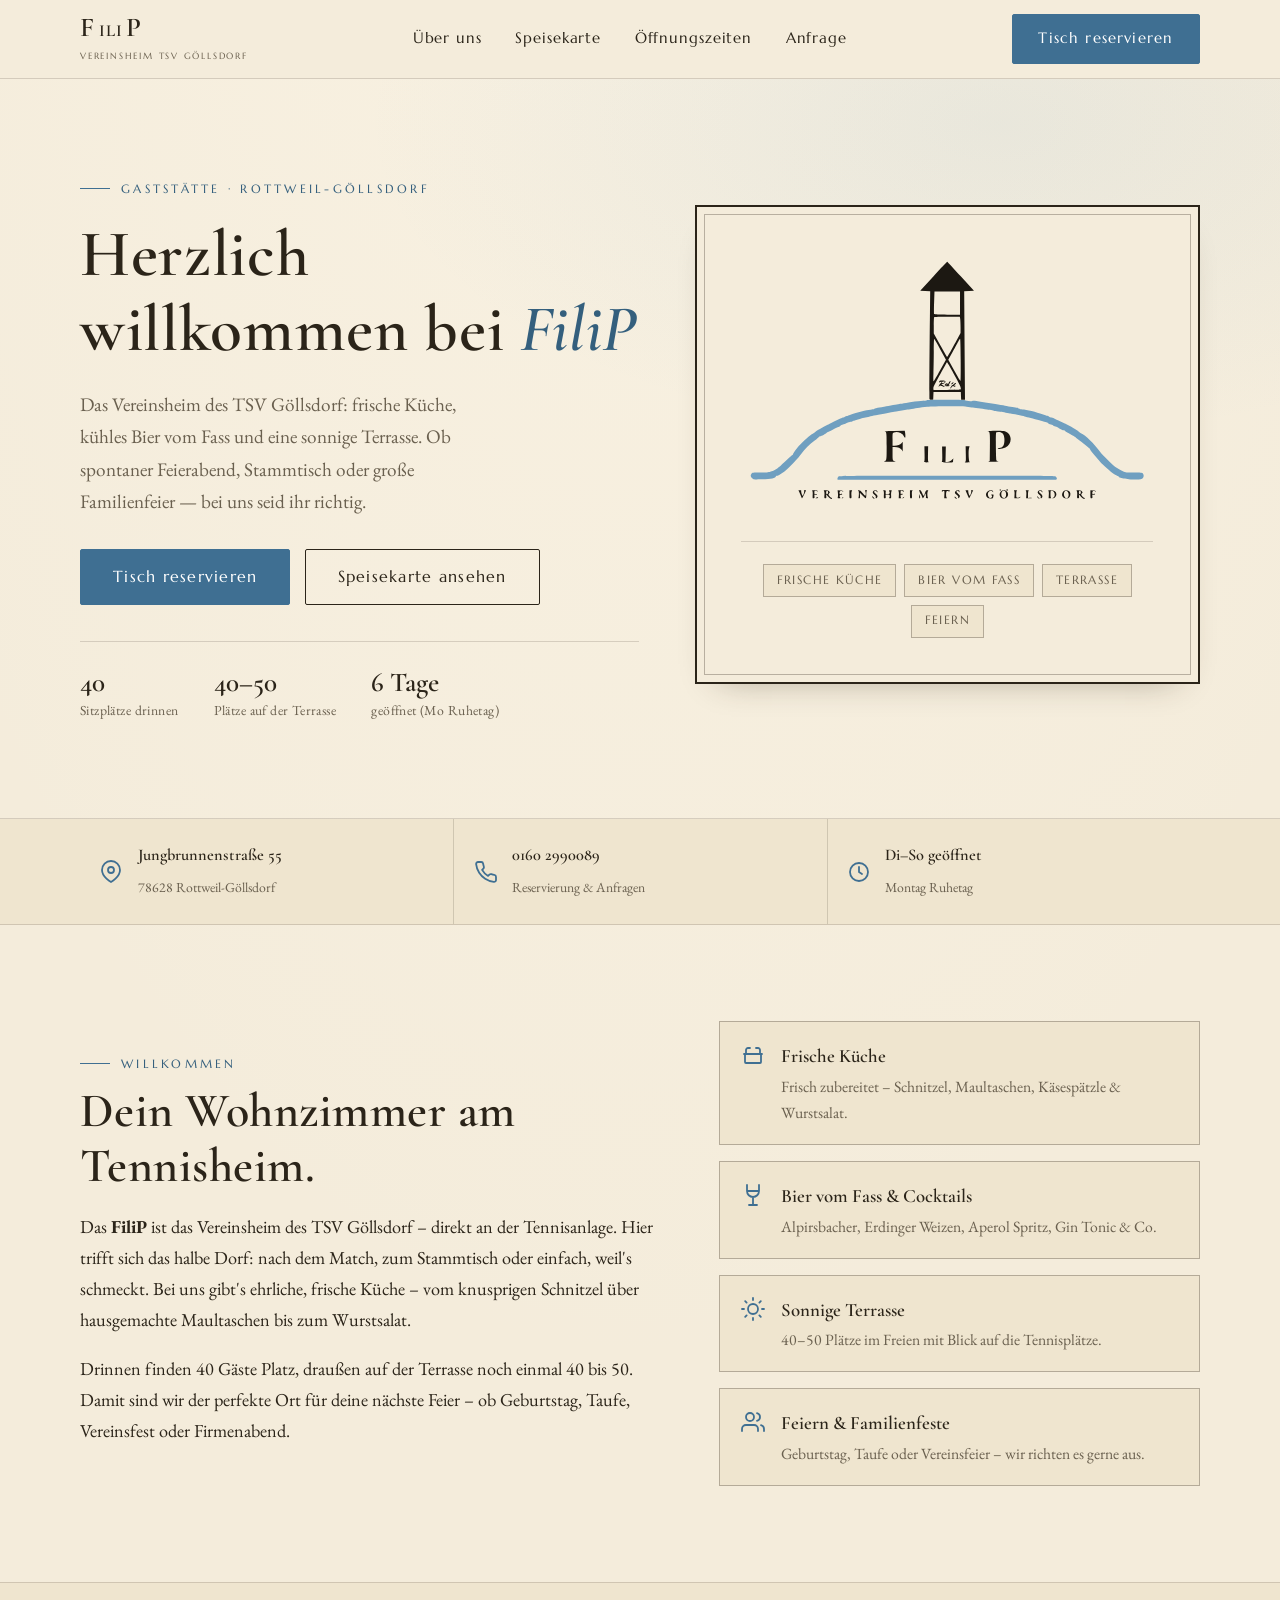
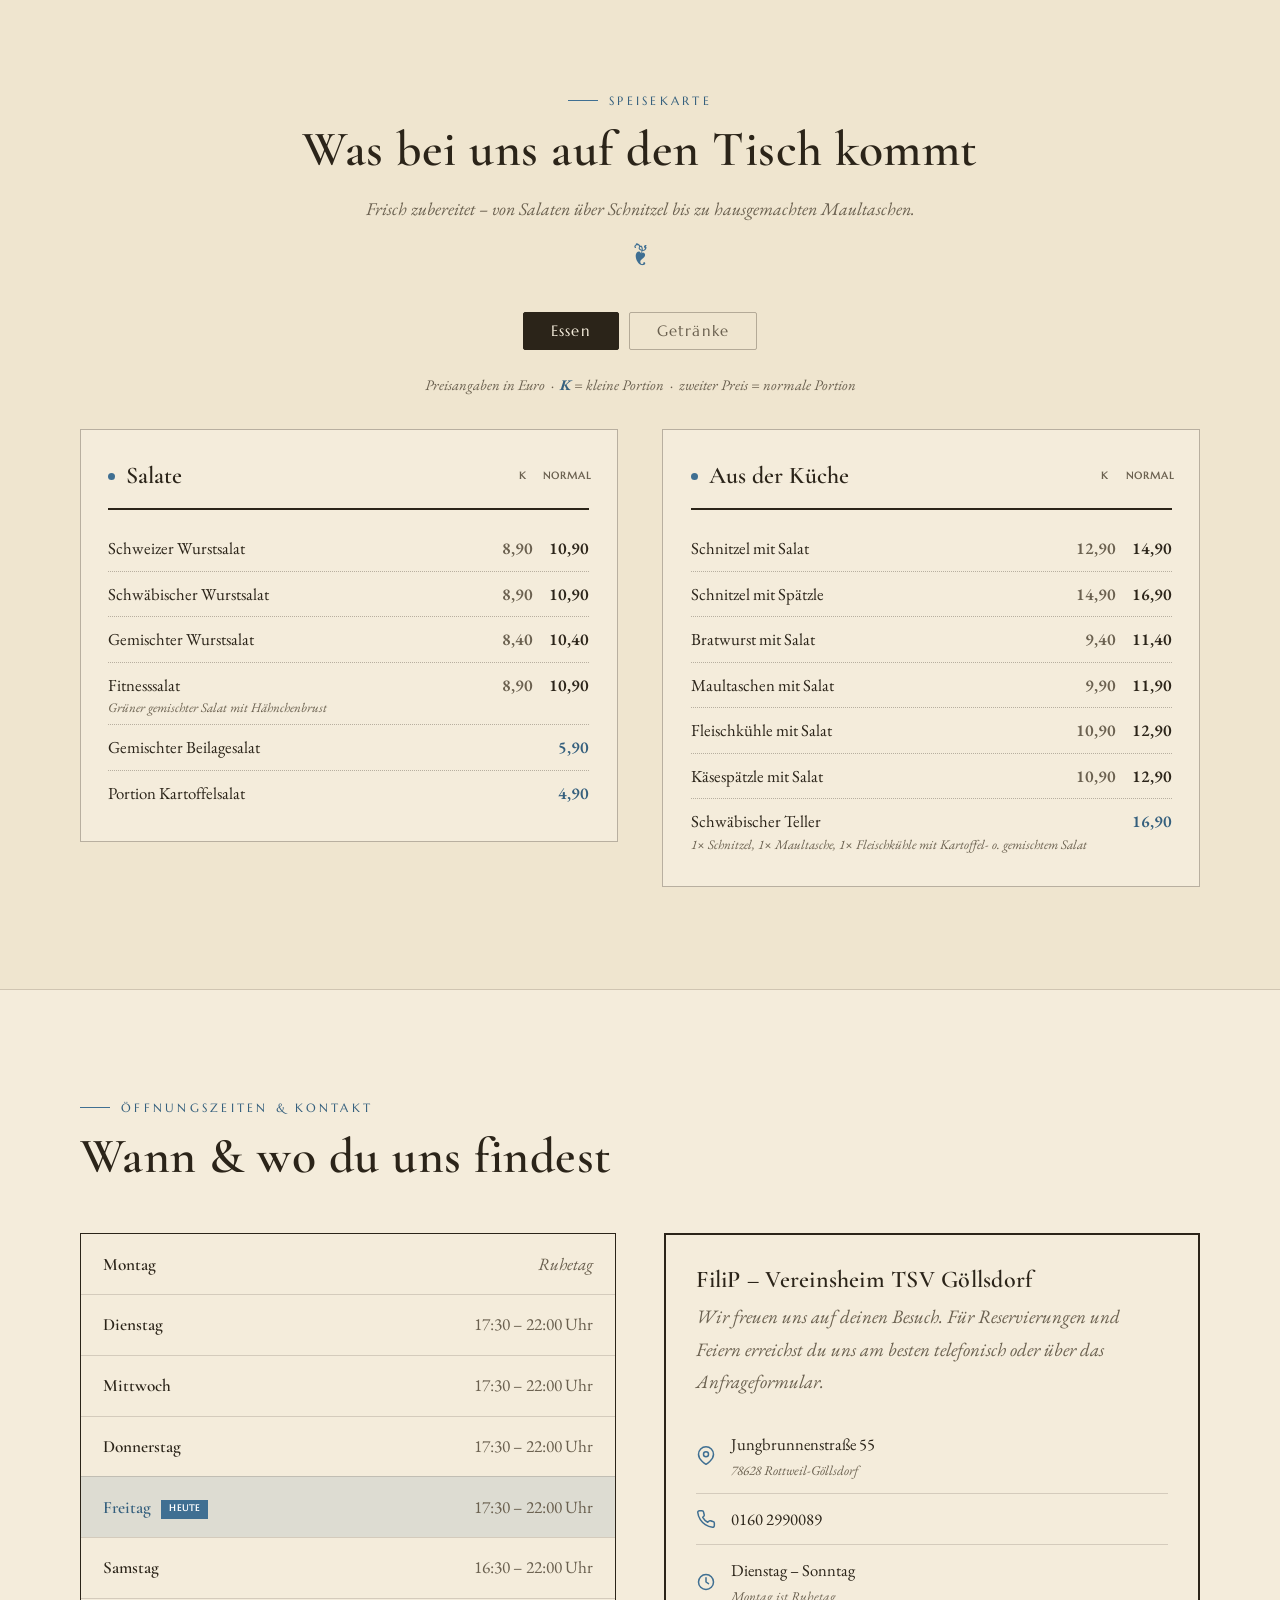
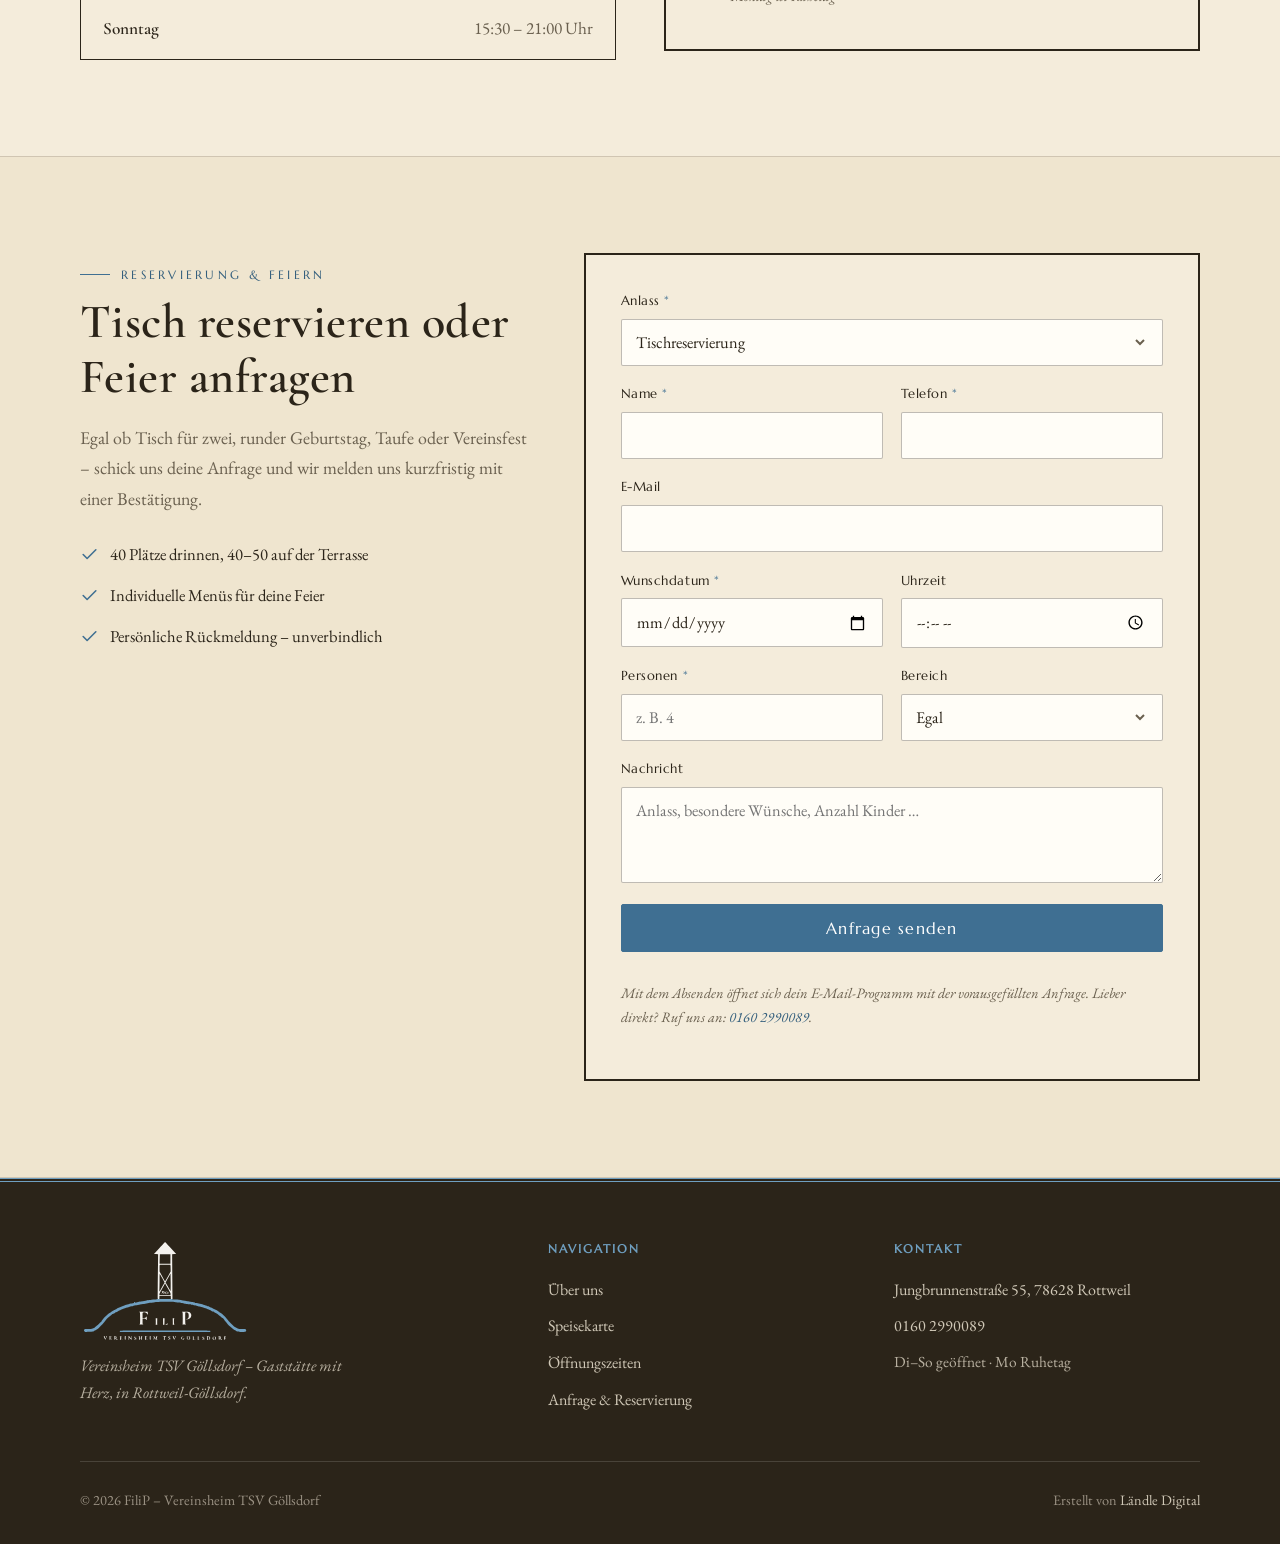
<file: index-28.html>
<!DOCTYPE html>
<html lang="de">
<head>
<meta charset="UTF-8" />
<meta name="viewport" content="width=device-width, initial-scale=1.0" />
<title>FiliP · Vereinsheim TSV Göllsdorf – Gaststätte in Rottweil</title>
<meta name="description" content="FiliP – Vereinsheim TSV Göllsdorf in Rottweil. Frische Küche, Schnitzel, Maultaschen & Wurstsalat, gemütliche Terrasse. Jetzt Tisch reservieren oder Feier, Taufe & Familienfest anfragen. Jungbrunnenstraße 55, 78628 Rottweil." />
<meta name="robots" content="noindex" />
<meta property="og:title" content="FiliP · Vereinsheim TSV Göllsdorf" />
<meta property="og:description" content="Gaststätte in Rottweil-Göllsdorf. Speisekarte ansehen, Tisch reservieren & Feiern anfragen." />
<meta property="og:type" content="restaurant" />
<meta property="og:image" content="logo.svg" />
<link rel="icon" href="data:image/svg+xml,%3Csvg xmlns='http://www.w3.org/2000/svg' viewBox='0 0 100 100'%3E%3Crect width='100' height='100' rx='22' fill='%23f4ecdb'/%3E%3Cpolygon points='38,46 62,46 50,30' fill='%232b2419'/%3E%3Crect x='40' y='46' width='4' height='30' fill='%232b2419'/%3E%3Crect x='56' y='46' width='4' height='30' fill='%232b2419'/%3E%3Cpath d='M22 84 Q50 66 78 84' fill='none' stroke='%233f6f92' stroke-width='4'/%3E%3C/svg%3E" />
<link rel="preconnect" href="https://fonts.googleapis.com" />
<link rel="preconnect" href="https://fonts.gstatic.com" crossorigin />
<link href="https://fonts.googleapis.com/css2?family=Cormorant+Garamond:wght@500;600;700&family=EB+Garamond:wght@400;500;600&family=Marcellus&display=swap" rel="stylesheet" />
<link rel="stylesheet" href="style.css?v=3" />
</head>
<body>

<!-- ============================ TOPBAR ============================ -->
<header class="topbar" id="topbar">
  <div class="shell topbar__inner">
    <a href="#top" class="brand" aria-label="FiliP – Startseite">
      <span>
        <span class="brand__word">F<span class="sm">ILI</span>P</span>
        <span class="brand__sub">Vereinsheim TSV Göllsdorf</span>
      </span>
    </a>
    <nav class="topbar__nav" aria-label="Hauptnavigation">
      <a href="#ueber">Über uns</a>
      <a href="#speisekarte">Speisekarte</a>
      <a href="#oeffnungszeiten">Öffnungszeiten</a>
      <a href="#anfrage">Anfrage</a>
    </nav>
    <div class="topbar__actions">
      <a href="#anfrage" class="btn btn--primary">Tisch reservieren</a>
    </div>
    <button class="burger" id="burger" aria-label="Menü öffnen" aria-expanded="false"><span></span><span></span><span></span></button>
  </div>
  <div class="topbar__mobile" id="topbarMobile">
    <a href="#ueber">Über uns</a>
    <a href="#speisekarte">Speisekarte</a>
    <a href="#oeffnungszeiten">Öffnungszeiten</a>
    <a href="#anfrage">Anfrage</a>
    <a href="#anfrage" class="btn btn--primary btn--block">Tisch reservieren</a>
  </div>
</header>

<main id="top">

<!-- ============================ HERO ============================ -->
<section class="hero">
  <div class="hero__bg" aria-hidden="true"></div>
  <div class="shell hero__inner">
    <div class="hero__lead reveal">
      <span class="eyebrow">Gaststätte · Rottweil-Göllsdorf</span>
      <h1 class="hero__title">Herzlich willkommen bei <span class="grad">FiliP</span></h1>
      <p class="hero__sub">Das Vereinsheim des TSV Göllsdorf: frische Küche, kühles Bier vom Fass und eine sonnige Terrasse. Ob spontaner Feierabend, Stammtisch oder große Familienfeier — bei uns seid ihr richtig.</p>
      <div class="hero__cta">
        <a href="#anfrage" class="btn btn--primary btn--lg">Tisch reservieren</a>
        <a href="#speisekarte" class="btn btn--ghost btn--lg">Speisekarte ansehen</a>
      </div>
      <div class="hero__meta">
        <div><b>40</b><span>Sitzplätze drinnen</span></div>
        <div><b>40–50</b><span>Plätze auf der Terrasse</span></div>
        <div><b>6&nbsp;Tage</b><span>geöffnet (Mo Ruhetag)</span></div>
      </div>
    </div>

    <div class="herologo reveal" aria-hidden="false">
      <svg viewBox="415 494 769 478" class="herologo__svg" role="img" aria-label="FiliP – Vereinsheim TSV Göllsdorf"><g transform="translate(0.000000,1600.000000) scale(0.100000,-0.100000)"
fill="#1c1812" stroke="none">
<path d="M7746 10607 l-249 -272 93 -3 93 -3 -6 -547 c-6 -456 -11 -1426 -8
-1469 1 -8 15 -13 36 -13 l34 0 3 73 3 72 255 0 255 0 3 -72 3 -73 36 0 36 0
-8 1015 -7 1014 92 3 91 3 -247 270 c-136 149 -250 271 -253 272 -3 1 -118
-120 -255 -270z m494 -502 l0 -215 -239 0 c-150 0 -242 4 -246 10 -3 6 -3 102
1 215 l7 205 238 0 239 0 0 -215z m4 -301 c3 -26 6 -95 6 -153 l0 -106 -80
-145 c-44 -80 -99 -180 -122 -222 -24 -43 -46 -78 -49 -78 -3 0 -60 99 -127
220 l-122 220 0 148 c0 82 3 152 7 155 3 4 113 7 243 7 l237 0 7 -46z m-370
-568 l103 -187 -109 -197 c-60 -108 -114 -201 -120 -207 -7 -7 -9 38 -4 150 3
88 6 270 6 405 0 171 3 241 11 233 5 -5 56 -94 113 -197z m378 -187 c2 -215 0
-393 -3 -395 -4 -2 -57 86 -117 195 l-111 199 85 154 c47 84 94 172 106 196
12 23 25 42 30 42 4 0 9 -176 10 -391z m-130 -262 c119 -216 134 -247 133
-282 0 -19 -7 -20 -255 -20 l-255 0 -3 27 c-2 20 28 84 109 230 62 112 119
215 127 231 7 15 17 27 20 27 4 0 60 -96 124 -213z M7857 8653 c-4 -3 -7 -12
-7 -20 0 -11 4 -11 21 -3 31 17 35 4 7 -22 -14 -13 -29 -34 -33 -48 -7 -23 -6
-24 7 -6 14 17 16 17 46 2 17 -9 36 -16 42 -16 21 0 9 18 -21 33 l-32 15 31 7
c36 7 57 29 48 50 -4 11 -20 15 -54 15 -27 0 -52 -3 -55 -7z m103 -23 c0 -11
-48 -25 -56 -17 -4 3 -3 10 1 16 8 14 55 14 55 1z M8042 8637 c-6 -7 -16 -24
-21 -38 -7 -17 -10 -19 -10 -6 -1 21 -24 22 -45 2 -25 -26 -9 -43 39 -41 24 0
47 5 51 9 5 4 1 5 -9 1 -23 -8 -22 7 4 50 20 34 13 50 -9 23z m-60 -69 c-7 -7
-12 -8 -12 -2 0 14 12 26 19 19 2 -3 -1 -11 -7 -17z M8091 8613 c-23 -22 -23
-23 -4 -23 13 0 23 8 26 22 8 28 7 29 -22 1z M8125 8594 c-14 -15 -25 -23 -25
-19 0 5 -11 -6 -25 -25 -31 -42 -25 -52 9 -14 20 23 28 26 35 15 6 -10 13 -11
27 -2 17 9 17 10 2 11 -24 0 -23 8 4 29 14 12 18 20 10 25 -7 4 -23 -5 -37
-20z M8855 7720 c-66 -4 -110 -7 -99 -8 43 -4 44 -17 42 -293 l-3 -264 -30 -6
c-16 -4 29 -6 100 -6 72 0 116 2 98 4 -17 2 -36 10 -42 17 -11 14 -17 508 -6
526 3 5 25 10 49 10 63 0 98 -40 104 -120 9 -119 -23 -180 -93 -180 -24 0 -34
-4 -29 -11 10 -16 94 -4 143 20 101 52 129 184 55 262 -46 48 -99 57 -289 49z
M6825 7713 c45 -11 45 -13 45 -283 0 -274 0 -273 -50 -283 -14 -2 38 -4 115
-4 79 -1 125 2 105 6 -60 12 -60 12 -60 147 l0 124 38 0 c65 0 111 -19 132
-53 l20 -32 0 90 0 90 -23 -28 c-24 -30 -71 -47 -129 -47 l-38 0 0 120 c0 120
0 121 26 130 40 16 76 12 124 -12 27 -15 50 -35 59 -55 9 -18 19 -33 24 -33 9
0 9 56 1 99 l-6 31 -202 -1 c-110 -1 -192 -4 -181 -6z M7578 7288 c2 -108 0
-143 -10 -149 -8 -5 9 -9 42 -9 33 0 50 4 42 9 -10 6 -12 41 -10 149 l3 142
-35 0 -35 0 3 -142z M7908 7288 c2 -108 0 -143 -10 -149 -7 -5 36 -9 100 -9
112 0 112 0 112 24 0 13 3 33 6 43 4 12 -1 10 -17 -9 -31 -34 -60 -48 -99 -48
l-31 0 3 144 3 144 -35 0 -35 1 3 -141z M8348 7286 c3 -133 2 -145 -15 -149
-10 -3 9 -5 42 -6 41 0 55 2 45 9 -18 11 -27 197 -12 253 l10 37 -36 0 -37 0
3 -144z M8980 6615 c0 -9 5 -15 11 -13 6 2 11 8 11 13 0 5 -5 11 -11 13 -6 2
-11 -4 -11 -13z M9105 6621 c-7 -12 12 -24 25 -16 11 7 4 25 -10 25 -5 0 -11
-4 -15 -9z M7900 6596 c0 -16 3 -17 12 -8 7 7 18 12 26 12 11 0 13 -16 10 -70
l-3 -70 30 0 c22 0 26 3 17 12 -18 18 -16 117 3 124 8 4 21 1 29 -5 13 -11 26
-5 26 13 0 7 -28 11 -75 11 -68 0 -75 -2 -75 -19z M5240 6573 c9 -21 23 -55
31 -75 7 -21 16 -38 19 -38 3 0 22 34 41 75 l35 75 -24 0 c-18 0 -22 -3 -14
-12 10 -14 -13 -88 -27 -88 -11 0 -33 79 -26 90 4 6 -7 10 -24 10 l-29 0 18
-37z M5478 6601 c10 -6 13 -27 10 -75 -3 -61 -1 -66 17 -66 18 0 20 5 17 36
-4 36 -4 37 23 30 20 -5 26 -3 23 6 -3 7 -15 12 -26 10 -19 -3 -22 2 -22 27 0
26 4 31 24 31 13 0 27 -6 29 -12 3 -8 6 -6 6 5 1 14 -8 17 -56 17 -36 0 -53
-4 -45 -9z M5700 6595 c8 -10 11 -36 8 -75 -4 -56 -3 -60 17 -60 18 0 21 5 17
38 l-3 37 36 -42 c34 -39 75 -57 75 -33 0 6 -6 10 -14 10 -8 0 -24 14 -36 31
-20 28 -21 31 -6 48 20 22 20 26 0 45 -9 10 -33 16 -61 16 -39 0 -44 -2 -33
-15z m74 -10 c8 -21 -3 -45 -20 -45 -9 0 -14 11 -14 30 0 32 23 42 34 15z
M5960 6556 c3 -30 2 -64 -2 -75 -6 -18 -3 -21 22 -21 27 0 29 2 19 19 -17 26
-4 55 21 48 12 -3 20 0 20 8 0 8 -9 11 -25 7 -22 -4 -25 -1 -25 22 0 32 25 44
52 27 16 -10 19 -10 16 1 -3 8 -24 14 -54 16 l-50 3 6 -55z M6175 6535 c0 -69
2 -75 21 -75 19 0 20 5 16 60 -3 39 0 65 8 75 11 13 8 15 -16 15 l-29 0 0 -75z
M6339 6601 c10 -6 14 -26 12 -67 -1 -31 -4 -61 -7 -65 -3 -5 3 -9 13 -9 15 0
18 7 15 52 l-3 53 50 -52 c27 -29 55 -53 60 -53 7 0 11 27 11 69 0 46 4 71 13
74 6 3 -1 6 -17 6 -23 1 -27 -2 -18 -11 14 -14 16 -88 3 -88 -5 0 -28 23 -51
50 -31 37 -49 50 -68 50 -20 0 -23 -3 -13 -9z M6622 6598 c-20 -20 -14 -46 19
-70 22 -17 29 -29 26 -45 -5 -25 3 -29 21 -11 21 21 13 46 -22 73 -21 16 -33
32 -29 41 7 19 33 18 50 -3 13 -17 14 -17 11 2 -4 24 -56 33 -76 13z M6808
6601 c10 -6 13 -27 10 -75 -3 -61 -1 -66 17 -66 18 0 20 5 17 35 -4 34 -4 35
32 35 41 0 56 -21 37 -51 -10 -17 -8 -19 12 -19 22 0 23 3 20 56 -2 30 2 64 7
75 10 17 7 19 -20 19 -28 0 -30 -2 -20 -21 18 -32 5 -49 -36 -49 -36 0 -36 1
-32 35 4 33 2 35 -27 35 -20 0 -26 -3 -17 -9z M7090 6595 c7 -9 11 -37 8 -75
l-3 -60 30 1 c17 0 24 3 18 6 -7 2 -13 18 -13 35 0 25 3 29 20 25 12 -3 20 0
20 8 0 8 -8 11 -20 8 -17 -5 -20 0 -20 26 0 23 5 31 18 31 10 0 23 -5 30 -12
9 -9 12 -8 12 5 0 14 -10 17 -56 17 -48 0 -55 -2 -44 -15z M7305 6535 c0 -68
2 -75 20 -75 18 0 20 5 17 66 -3 48 0 69 10 75 9 6 3 9 -17 9 l-30 0 0 -75z
M7478 6598 c7 -7 12 -20 12 -30 0 -10 4 -18 9 -18 5 0 17 -20 27 -45 9 -25 19
-45 23 -45 3 0 15 21 26 48 l19 47 7 -34 c4 -19 5 -40 2 -48 -4 -9 4 -13 23
-13 22 0 25 3 16 12 -7 7 -12 35 -12 63 0 28 5 56 12 63 9 9 6 12 -13 12 -21
0 -28 -8 -43 -50 -10 -27 -21 -50 -26 -50 -4 0 -17 23 -28 50 -16 39 -26 50
-43 50 -18 0 -20 -3 -11 -12z M8156 6591 c-21 -23 -14 -41 25 -70 21 -16 29
-29 26 -42 -7 -25 9 -25 23 0 14 28 14 28 -26 65 -21 19 -34 39 -30 45 11 17
34 13 45 -6 9 -16 10 -16 11 5 0 18 -6 22 -28 22 -16 0 -36 -8 -46 -19z M8374
6535 c17 -41 33 -75 36 -75 3 0 22 34 41 75 l35 75 -24 0 c-18 0 -22 -3 -14
-12 10 -14 -13 -88 -27 -88 -11 0 -33 79 -26 90 4 6 -7 10 -23 10 l-30 0 32
-75z M8755 6587 c-59 -50 -25 -130 54 -130 48 0 46 -1 54 41 6 30 5 32 -20 32
-21 0 -24 -3 -15 -12 18 -18 15 -36 -8 -48 -46 -25 -84 76 -42 113 24 22 58
22 72 0 10 -16 10 -16 8 2 -5 31 -68 33 -103 2z M9002 6587 c-48 -51 -16 -128
52 -130 73 -2 111 78 61 128 -32 33 -83 34 -113 2z m88 -6 c18 -35 12 -99 -10
-111 -45 -24 -88 48 -61 106 13 30 56 33 71 5z M9248 6601 c10 -6 13 -27 10
-75 l-3 -66 51 0 c40 0 53 4 59 18 5 14 4 15 -6 5 -7 -7 -26 -13 -41 -13 -28
0 -28 1 -28 64 0 42 4 66 13 69 6 3 -6 6 -28 6 -26 0 -35 -2 -27 -8z M9468
6601 c10 -6 13 -27 10 -75 l-3 -66 53 0 c28 0 52 4 52 8 0 4 -16 6 -35 4 l-35
-4 0 65 c0 43 4 67 13 70 6 3 -6 6 -28 6 -26 0 -35 -2 -27 -8z M9702 6598
c-20 -20 -14 -46 19 -70 22 -17 29 -29 26 -45 -5 -25 3 -29 21 -11 20 20 13
43 -24 76 -35 31 -38 52 -7 52 9 0 22 -8 30 -17 13 -17 14 -17 11 2 -4 24 -56
33 -76 13z M9888 6601 c10 -6 13 -27 10 -75 l-3 -66 30 1 c17 0 24 3 18 6 -9
3 -13 27 -13 69 0 57 2 64 20 64 65 0 82 -111 20 -133 -10 -4 -9 -6 6 -6 30
-1 64 40 64 76 0 47 -38 73 -109 73 -35 0 -51 -4 -43 -9z M10178 6596 c-25
-19 -39 -62 -29 -89 13 -34 36 -49 76 -50 53 -1 80 32 76 95 -3 46 -83 75
-123 44z m76 -18 c29 -41 12 -118 -25 -118 -23 0 -49 42 -49 78 0 61 43 84 74
40z M10420 6595 c8 -10 11 -36 8 -75 -4 -56 -3 -60 17 -60 18 0 21 5 17 38
l-3 37 36 -42 c34 -39 75 -57 75 -33 0 6 -6 10 -14 10 -8 0 -24 14 -36 31 -20
28 -21 31 -6 48 20 22 20 26 0 45 -9 10 -33 16 -61 16 -39 0 -44 -2 -33 -15z
m74 -10 c8 -21 -3 -45 -20 -45 -9 0 -14 11 -14 30 0 32 23 42 34 15z M10675
6535 c0 -69 2 -75 20 -75 18 0 20 5 17 36 -4 35 -3 37 22 32 17 -3 26 -1 26 7
0 8 -9 10 -25 7 -22 -4 -25 -1 -25 22 0 32 25 44 52 27 16 -10 19 -10 16 1 -3
8 -24 14 -54 16 l-49 3 0 -76z M7478 6501 c-2 -28 0 -41 9 -41 8 0 10 12 6 38
-8 50 -10 50 -15 3z M6600 6491 c0 -13 29 -41 42 -41 7 0 1 11 -12 25 -26 27
-30 30 -30 16z M8140 6481 c0 -11 9 -21 22 -24 28 -8 29 -6 1 20 -21 20 -23
21 -23 4z M9680 6493 c0 -15 28 -43 43 -43 7 0 6 5 -3 13 -8 6 -20 19 -27 27
-8 9 -12 11 -13 3z M5560 6473 c-24 -12 -24 -13 -3 -13 12 0 25 5 28 11 11 16
2 17 -25 2z M7176 6475 c-16 -12 -17 -15 -4 -15 9 0 18 7 22 15 7 18 6 18 -18
0z M6040 6470 c-13 -8 -12 -10 3 -10 9 0 17 5 17 10 0 12 -1 12 -20 0z"/>
</g><g transform="translate(0.000000,1600.000000) scale(0.100000,-0.100000)"
fill="#6f9fc0" stroke="none">
<path d="M7620 8291 c0 -4 -51 -11 -112 -14 -62 -3 -165 -16 -228 -27 -63 -12
-128 -23 -145 -25 -30 -3 -98 -15 -235 -40 -41 -7 -115 -21 -164 -29 -49 -9
-92 -19 -95 -23 -7 -9 -6 -9 -107 -22 -82 -10 -303 -70 -352 -95 -15 -7 -42
-17 -59 -21 -18 -3 -35 -11 -38 -16 -4 -5 -13 -9 -22 -9 -9 0 -35 -9 -57 -19
-23 -11 -72 -33 -109 -50 -38 -17 -75 -38 -83 -46 -9 -8 -23 -15 -32 -15 -19
0 -216 -111 -241 -135 -9 -9 -43 -33 -77 -54 -53 -34 -199 -172 -262 -248 -48
-60 -81 -109 -82 -120 0 -7 -4 -13 -9 -13 -6 0 -45 -35 -88 -78 -43 -42 -100
-95 -128 -117 -27 -22 -62 -50 -76 -63 -15 -14 -57 -35 -94 -48 -60 -21 -86
-24 -216 -24 -141 0 -149 -1 -163 -22 -23 -32 -20 -56 12 -83 27 -24 29 -25
187 -21 167 4 255 22 255 52 0 8 10 14 23 14 22 0 136 77 187 125 127 122 203
204 260 280 78 104 155 179 256 253 40 29 74 59 78 67 3 8 14 15 24 15 23 0
104 44 122 65 7 8 18 15 24 15 7 0 50 20 96 45 46 25 89 45 97 45 7 0 22 9 34
21 12 12 35 23 53 26 17 2 44 13 59 24 16 11 46 22 69 25 22 2 46 8 52 13 6 5
24 12 40 15 31 6 91 23 121 36 11 4 47 13 80 20 33 6 69 15 80 19 11 5 63 16
115 24 52 9 142 26 200 37 58 11 121 23 140 25 39 6 131 22 200 35 25 5 70 12
100 15 30 3 91 12 135 20 44 7 125 19 180 24 123 14 637 14 737 2 40 -6 93
-12 118 -14 25 -3 88 -12 140 -20 52 -9 120 -18 150 -22 31 -3 70 -9 88 -14
18 -6 36 -10 40 -10 7 -1 29 -5 97 -16 17 -3 62 -10 100 -16 39 -6 79 -12 90
-15 11 -2 67 -13 125 -25 58 -11 119 -24 136 -30 17 -5 69 -18 115 -28 46 -11
118 -31 159 -45 41 -15 93 -29 115 -33 22 -3 45 -12 50 -19 6 -7 29 -18 53
-24 23 -6 42 -14 42 -19 0 -4 19 -14 43 -21 23 -8 49 -19 57 -26 27 -21 78
-44 100 -44 11 0 20 -4 20 -8 0 -5 12 -15 28 -23 15 -7 52 -29 82 -49 30 -19
62 -36 70 -38 8 -2 16 -8 18 -13 2 -5 38 -33 80 -63 42 -31 96 -73 120 -96 24
-22 46 -40 51 -40 4 0 13 -11 19 -24 6 -14 18 -33 26 -43 121 -149 168 -201
247 -275 117 -108 196 -167 232 -175 15 -3 27 -10 27 -15 0 -15 66 -38 109
-38 22 0 43 -5 46 -10 4 -6 58 -10 136 -9 112 2 133 5 155 21 28 23 32 68 8
92 -13 13 -42 16 -165 16 -141 0 -154 2 -207 26 -60 27 -68 32 -117 64 -63 41
-260 232 -310 300 -113 155 -270 308 -357 347 -21 9 -38 20 -38 24 0 11 -122
86 -215 132 -11 6 -27 14 -35 18 -21 11 -98 48 -140 67 -19 8 -51 23 -71 34
-20 10 -47 18 -59 18 -12 0 -28 7 -36 15 -9 8 -24 15 -34 15 -10 0 -51 13 -92
29 -103 41 -306 91 -372 91 -33 0 -56 4 -56 11 0 5 -4 7 -10 4 -5 -3 -10 -1
-10 4 0 6 -9 11 -20 11 -12 0 -53 6 -93 14 -40 8 -101 19 -137 25 -36 6 -117
20 -180 31 -125 22 -260 44 -355 59 -35 5 -67 5 -77 0 -19 -10 -131 0 -136 12
-5 12 -712 12 -712 0z M5967 6862 c-17 -19 -23 -51 -9 -53 20 -4 4059 -5 4075
-1 22 6 22 34 -1 55 -17 16 -173 17 -2034 17 -1939 0 -2016 -1 -2031 -18z"/>
</g></svg>
      <div class="herologo__tag">
        <span class="tag">Frische Küche</span>
        <span class="tag">Bier vom Fass</span>
        <span class="tag">Terrasse</span>
        <span class="tag">Feiern</span>
      </div>
    </div>
  </div>
</section>

<!-- ============================ INFO STRIP ============================ -->
<section class="strip">
  <div class="shell strip__inner">
    <div class="strip__item">
      <svg viewBox="0 0 24 24" fill="none" stroke="currentColor" stroke-width="1.8" stroke-linecap="round" stroke-linejoin="round"><path d="M21 10c0 7-9 12-9 12s-9-5-9-12a9 9 0 0 1 18 0z"/><circle cx="12" cy="10" r="3"/></svg>
      <div><b>Jungbrunnenstraße 55</b><span>78628 Rottweil-Göllsdorf</span></div>
    </div>
    <div class="strip__item">
      <svg viewBox="0 0 24 24" fill="none" stroke="currentColor" stroke-width="1.8" stroke-linecap="round" stroke-linejoin="round"><path d="M22 16.92v3a2 2 0 0 1-2.18 2 19.79 19.79 0 0 1-8.63-3.07 19.5 19.5 0 0 1-6-6 19.79 19.79 0 0 1-3.07-8.67A2 2 0 0 1 4.11 2h3a2 2 0 0 1 2 1.72c.13.96.36 1.9.7 2.81a2 2 0 0 1-.45 2.11L8.09 9.91a16 16 0 0 0 6 6l1.27-1.27a2 2 0 0 1 2.11-.45c.9.34 1.85.57 2.81.7A2 2 0 0 1 22 16.92z"/></svg>
      <div><b><a href="tel:+491602990089">0160 2990089</a></b><span>Reservierung & Anfragen</span></div>
    </div>
    <div class="strip__item">
      <svg viewBox="0 0 24 24" fill="none" stroke="currentColor" stroke-width="1.8" stroke-linecap="round" stroke-linejoin="round"><circle cx="12" cy="12" r="9"/><path d="M12 7v5l3 2"/></svg>
      <div><b>Di–So geöffnet</b><span>Montag Ruhetag</span></div>
    </div>
  </div>
</section>

<!-- ============================ ÜBER UNS ============================ -->
<section class="section" id="ueber">
  <div class="shell about__grid">
    <div class="about reveal">
      <span class="eyebrow">Willkommen</span>
      <h2>Dein Wohnzimmer am Tennisheim.</h2>
      <p>Das <b>FiliP</b> ist das Vereinsheim des TSV Göllsdorf – direkt an der Tennisanlage. Hier trifft sich das halbe Dorf: nach dem Match, zum Stammtisch oder einfach, weil's schmeckt. Bei uns gibt's ehrliche, frische Küche – vom knusprigen Schnitzel über hausgemachte Maultaschen bis zum Wurstsalat.</p>
      <p>Drinnen finden 40 Gäste Platz, draußen auf der Terrasse noch einmal 40 bis 50. Damit sind wir der perfekte Ort für deine nächste Feier – ob Geburtstag, Taufe, Vereinsfest oder Firmenabend.</p>
    </div>
    <div class="feature reveal">
      <div class="feature__item">
        <svg viewBox="0 0 24 24" fill="none" stroke="currentColor" stroke-width="1.8" stroke-linecap="round" stroke-linejoin="round"><path d="M3 11h18M5 11V7a2 2 0 0 1 2-2h2M19 11V7a2 2 0 0 0-2-2h-2M4 11v8a1 1 0 0 0 1 1h14a1 1 0 0 0 1-1v-8"/></svg>
        <div><b>Frische Küche</b><p>Frisch zubereitet – Schnitzel, Maultaschen, Käsespätzle & Wurstsalat.</p></div>
      </div>
      <div class="feature__item">
        <svg viewBox="0 0 24 24" fill="none" stroke="currentColor" stroke-width="1.8" stroke-linecap="round" stroke-linejoin="round"><path d="M6 2v6a6 6 0 0 0 12 0V2M6 8h12M8 22h8M12 14v8"/></svg>
        <div><b>Bier vom Fass & Cocktails</b><p>Alpirsbacher, Erdinger Weizen, Aperol Spritz, Gin Tonic & Co.</p></div>
      </div>
      <div class="feature__item">
        <svg viewBox="0 0 24 24" fill="none" stroke="currentColor" stroke-width="1.8" stroke-linecap="round" stroke-linejoin="round"><circle cx="12" cy="12" r="5"/><path d="M12 1v2M12 21v2M4.2 4.2l1.4 1.4M18.4 18.4l1.4 1.4M1 12h2M21 12h2M4.2 19.8l1.4-1.4M18.4 5.6l1.4-1.4"/></svg>
        <div><b>Sonnige Terrasse</b><p>40–50 Plätze im Freien mit Blick auf die Tennisplätze.</p></div>
      </div>
      <div class="feature__item">
        <svg viewBox="0 0 24 24" fill="none" stroke="currentColor" stroke-width="1.8" stroke-linecap="round" stroke-linejoin="round"><path d="M17 21v-2a4 4 0 0 0-4-4H5a4 4 0 0 0-4 4v2"/><circle cx="9" cy="7" r="4"/><path d="M23 21v-2a4 4 0 0 0-3-3.87M16 3.13a4 4 0 0 1 0 7.75"/></svg>
        <div><b>Feiern & Familienfeste</b><p>Geburtstag, Taufe oder Vereinsfeier – wir richten es gerne aus.</p></div>
      </div>
    </div>
  </div>
</section>

<!-- ============================ SPEISEKARTE ============================ -->
<section class="section section--alt" id="speisekarte">
  <div class="shell">
    <div class="section__head section__head--center reveal">
      <span class="eyebrow">Speisekarte</span>
      <h2>Was bei uns auf den Tisch kommt</h2>
      <p class="section__lead">Frisch zubereitet – von Salaten über Schnitzel bis zu hausgemachten Maultaschen.</p>
    </div>

    <div class="menu__tabs reveal" role="tablist">
      <button class="menu__tab is-active" data-tab="essen" role="tab">Essen</button>
      <button class="menu__tab" data-tab="getraenke" role="tab">Getränke</button>
    </div>

    <!-- ESSEN -->
    <div class="menu__panel is-active" data-panel="essen">
      <p class="menu__legend">Preisangaben in Euro &nbsp;·&nbsp; <b style="color:var(--blue-2)">K</b> = kleine Portion &nbsp;·&nbsp; zweiter Preis = normale Portion</p>
      <div class="menu__cols reveal">

        <div class="card">
          <div class="card__title"><span class="dot"></span>Salate<span class="head"><span>K</span><span>Normal</span></span></div>
          <div class="row"><span class="row__name">Schweizer Wurstsalat</span><span class="row__price is-muted">8,90</span><span class="row__price">10,90</span></div>
          <div class="row"><span class="row__name">Schwäbischer Wurstsalat</span><span class="row__price is-muted">8,90</span><span class="row__price">10,90</span></div>
          <div class="row"><span class="row__name">Gemischter Wurstsalat</span><span class="row__price is-muted">8,40</span><span class="row__price">10,40</span></div>
          <div class="row"><span class="row__name">Fitnesssalat<small>Grüner gemischter Salat mit Hähnchenbrust</small></span><span class="row__price is-muted">8,90</span><span class="row__price">10,90</span></div>
          <div class="row row--single"><span class="row__name">Gemischter Beilagesalat</span><span class="row__price">5,90</span></div>
          <div class="row row--single"><span class="row__name">Portion Kartoffelsalat</span><span class="row__price">4,90</span></div>
        </div>

        <div class="card">
          <div class="card__title"><span class="dot"></span>Aus der Küche<span class="head"><span>K</span><span>Normal</span></span></div>
          <div class="row"><span class="row__name">Schnitzel mit Salat</span><span class="row__price is-muted">12,90</span><span class="row__price">14,90</span></div>
          <div class="row"><span class="row__name">Schnitzel mit Spätzle</span><span class="row__price is-muted">14,90</span><span class="row__price">16,90</span></div>
          <div class="row"><span class="row__name">Bratwurst mit Salat</span><span class="row__price is-muted">9,40</span><span class="row__price">11,40</span></div>
          <div class="row"><span class="row__name">Maultaschen mit Salat</span><span class="row__price is-muted">9,90</span><span class="row__price">11,90</span></div>
          <div class="row"><span class="row__name">Fleischkühle mit Salat</span><span class="row__price is-muted">10,90</span><span class="row__price">12,90</span></div>
          <div class="row"><span class="row__name">Käsespätzle mit Salat</span><span class="row__price is-muted">10,90</span><span class="row__price">12,90</span></div>
          <div class="row row--single"><span class="row__name">Schwäbischer Teller<small>1× Schnitzel, 1× Maultasche, 1× Fleischkühle mit Kartoffel- o. gemischtem Salat</small></span><span class="row__price">16,90</span></div>
        </div>
      </div>
    </div>

    <!-- GETRÄNKE -->
    <div class="menu__panel" data-panel="getraenke">
      <p class="menu__legend">Preisangaben in Euro &nbsp;·&nbsp; <b style="color:var(--blue-2)">K</b> = kleines Glas &nbsp;·&nbsp; <b style="color:var(--blue-2)">G</b> = großes Glas</p>
      <div class="menu__cols reveal">

        <div class="card">
          <div class="card__title"><span class="dot"></span>Bier<span class="head"><span>K</span><span>G</span></span></div>
          <div class="row"><span class="row__name">Alpirsbacher Pils</span><span class="row__price is-muted">3,20</span><span class="row__price">3,70</span></div>
          <div class="row"><span class="row__name">Alpirsbacher Export</span><span class="row__price is-muted">3,20</span><span class="row__price">3,70</span></div>
          <div class="row"><span class="row__name">Erdinger Weizen</span><span class="row__price is-muted">3,40</span><span class="row__price">3,90</span></div>
          <div class="row"><span class="row__name">Colaweizen</span><span class="row__price is-muted">3,40</span><span class="row__price">3,90</span></div>
          <div class="row"><span class="row__name">Sportweizen</span><span class="row__price is-muted">3,40</span><span class="row__price">3,90</span></div>
          <div class="row"><span class="row__name">Radler</span><span class="row__price is-muted">3,20</span><span class="row__price">3,70</span></div>
          <div class="row"><span class="row__name">Alkoholfreies Bier</span><span class="row__price is-muted">3,20</span><span class="row__price">—</span></div>
          <div class="row"><span class="row__name">Alkoholfreies Weizen</span><span class="row__price is-muted">—</span><span class="row__price">3,90</span></div>
        </div>

        <div class="card">
          <div class="card__title"><span class="dot"></span>Softdrinks<span class="head"><span>K</span><span>G</span></span></div>
          <div class="row"><span class="row__name">Coca Cola</span><span class="row__price is-muted">3,10</span><span class="row__price">3,60</span></div>
          <div class="row"><span class="row__name">Fanta</span><span class="row__price is-muted">3,10</span><span class="row__price">3,60</span></div>
          <div class="row"><span class="row__name">Sprite</span><span class="row__price is-muted">3,10</span><span class="row__price">3,60</span></div>
          <div class="row"><span class="row__name">Spezi</span><span class="row__price is-muted">3,10</span><span class="row__price">3,60</span></div>
          <div class="row"><span class="row__name">Red Bull</span><span class="row__price is-muted">—</span><span class="row__price">3,00</span></div>
          <div class="row"><span class="row__name">Mineralwasser</span><span class="row__price is-muted">2,60</span><span class="row__price">3,90</span></div>
          <div class="row"><span class="row__name">Stilles Wasser</span><span class="row__price is-muted">2,60</span><span class="row__price">3,90</span></div>
          <div class="row"><span class="row__name">Apfelsaftschorle</span><span class="row__price is-muted">3,10</span><span class="row__price">3,60</span></div>
          <div class="row"><span class="row__name">Johannesbeerschorle</span><span class="row__price is-muted">3,10</span><span class="row__price">3,60</span></div>
          <div class="row"><span class="row__name">Iso Sport</span><span class="row__price is-muted">3,10</span><span class="row__price">3,60</span></div>
          <div class="row"><span class="row__name">Cedevita</span><span class="row__price is-muted">3,10</span><span class="row__price">3,60</span></div>
        </div>

        <div class="card">
          <div class="card__title"><span class="dot"></span>Warme Getränke</div>
          <div class="row row--single"><span class="row__name">Kaffee</span><span class="row__price">2,80</span></div>
          <div class="row row--single"><span class="row__name">Espresso</span><span class="row__price">2,30</span></div>
          <div class="row row--single"><span class="row__name">Cappuccino</span><span class="row__price">3,40</span></div>
          <div class="row row--single"><span class="row__name">Latte Macchiato</span><span class="row__price">3,40</span></div>
          <div class="row row--single"><span class="row__name">Tee</span><span class="row__price">2,80</span></div>
        </div>

        <div class="card">
          <div class="card__title"><span class="dot"></span>Spirituosen & Longdrinks</div>
          <div class="row row--single"><span class="row__name">Schorle</span><span class="row__price">3,50</span></div>
          <div class="row row--single"><span class="row__name">Gin Tonic</span><span class="row__price">7,00</span></div>
          <div class="row row--single"><span class="row__name">Aperol Spritz</span><span class="row__price">6,00</span></div>
          <div class="row row--single"><span class="row__name">Jacky Cola</span><span class="row__price">7,00</span></div>
          <div class="row row--single"><span class="row__name">Vodka Bull</span><span class="row__price">7,00</span></div>
          <div class="row row--single"><span class="row__name">Schnaps / Shots</span><span class="row__price">2,00</span></div>
        </div>
      </div>
    </div>
  </div>
</section>

<!-- ============================ ÖFFNUNGSZEITEN ============================ -->
<section class="section" id="oeffnungszeiten">
  <div class="shell">
    <div class="section__head reveal">
      <span class="eyebrow">Öffnungszeiten & Kontakt</span>
      <h2>Wann & wo du uns findest</h2>
    </div>
    <div class="hours__grid">
      <div class="hours__table reveal">
        <div class="hours__row" data-day="mo"><span class="hours__day">Montag</span><span class="hours__time closed">Ruhetag</span></div>
        <div class="hours__row" data-day="di"><span class="hours__day">Dienstag</span><span class="hours__time">17:30 – 22:00 Uhr</span></div>
        <div class="hours__row" data-day="mi"><span class="hours__day">Mittwoch</span><span class="hours__time">17:30 – 22:00 Uhr</span></div>
        <div class="hours__row" data-day="do"><span class="hours__day">Donnerstag</span><span class="hours__time">17:30 – 22:00 Uhr</span></div>
        <div class="hours__row" data-day="fr"><span class="hours__day">Freitag</span><span class="hours__time">17:30 – 22:00 Uhr</span></div>
        <div class="hours__row" data-day="sa"><span class="hours__day">Samstag</span><span class="hours__time">16:30 – 22:00 Uhr</span></div>
        <div class="hours__row" data-day="so"><span class="hours__day">Sonntag</span><span class="hours__time">15:30 – 21:00 Uhr</span></div>
      </div>
      <aside class="hours__aside reveal">
        <h3>FiliP – Vereinsheim TSV Göllsdorf</h3>
        <p>Wir freuen uns auf deinen Besuch. Für Reservierungen und Feiern erreichst du uns am besten telefonisch oder über das Anfrageformular.</p>
        <div class="contactline">
          <svg viewBox="0 0 24 24" fill="none" stroke="currentColor" stroke-width="1.8" stroke-linecap="round" stroke-linejoin="round"><path d="M21 10c0 7-9 12-9 12s-9-5-9-12a9 9 0 0 1 18 0z"/><circle cx="12" cy="10" r="3"/></svg>
          <span>Jungbrunnenstraße 55<small>78628 Rottweil-Göllsdorf</small></span>
        </div>
        <div class="contactline">
          <svg viewBox="0 0 24 24" fill="none" stroke="currentColor" stroke-width="1.8" stroke-linecap="round" stroke-linejoin="round"><path d="M22 16.92v3a2 2 0 0 1-2.18 2 19.79 19.79 0 0 1-8.63-3.07 19.5 19.5 0 0 1-6-6 19.79 19.79 0 0 1-3.07-8.67A2 2 0 0 1 4.11 2h3a2 2 0 0 1 2 1.72c.13.96.36 1.9.7 2.81a2 2 0 0 1-.45 2.11L8.09 9.91a16 16 0 0 0 6 6l1.27-1.27a2 2 0 0 1 2.11-.45c.9.34 1.85.57 2.81.7A2 2 0 0 1 22 16.92z"/></svg>
          <a href="tel:+491602990089">0160 2990089</a>
        </div>
        <div class="contactline">
          <svg viewBox="0 0 24 24" fill="none" stroke="currentColor" stroke-width="1.8" stroke-linecap="round" stroke-linejoin="round"><circle cx="12" cy="12" r="9"/><path d="M12 7v5l3 2"/></svg>
          <span>Dienstag – Sonntag<small>Montag ist Ruhetag</small></span>
        </div>
      </aside>
    </div>
  </div>
</section>

<!-- ============================ ANFRAGE ============================ -->
<section class="section section--alt" id="anfrage">
  <div class="shell book__grid">
    <div class="book__intro reveal">
      <span class="eyebrow">Reservierung & Feiern</span>
      <h2>Tisch reservieren oder Feier anfragen</h2>
      <p>Egal ob Tisch für zwei, runder Geburtstag, Taufe oder Vereinsfest – schick uns deine Anfrage und wir melden uns kurzfristig mit einer Bestätigung.</p>
      <ul class="book__points">
        <li><svg viewBox="0 0 24 24" fill="none" stroke="currentColor" stroke-width="2" stroke-linecap="round" stroke-linejoin="round"><path d="M20 6 9 17l-5-5"/></svg>40 Plätze drinnen, 40–50 auf der Terrasse</li>
        <li><svg viewBox="0 0 24 24" fill="none" stroke="currentColor" stroke-width="2" stroke-linecap="round" stroke-linejoin="round"><path d="M20 6 9 17l-5-5"/></svg>Individuelle Menüs für deine Feier</li>
        <li><svg viewBox="0 0 24 24" fill="none" stroke="currentColor" stroke-width="2" stroke-linecap="round" stroke-linejoin="round"><path d="M20 6 9 17l-5-5"/></svg>Persönliche Rückmeldung – unverbindlich</li>
      </ul>
    </div>

    <form class="form reveal" id="anfrageForm" novalidate>
      <div class="form__grid">
        <div class="field field--full">
          <label for="f-anlass">Anlass <span class="req">*</span></label>
          <select id="f-anlass" required>
            <option value="Tischreservierung">Tischreservierung</option>
            <option value="Geburtstag">Geburtstag</option>
            <option value="Taufe">Taufe</option>
            <option value="Familienfeier">Familienfeier</option>
            <option value="Firmenfeier">Firmenfeier</option>
            <option value="Vereinsfeier">Vereinsfeier</option>
            <option value="Sonstiges">Sonstiges</option>
          </select>
        </div>
        <div class="field">
          <label for="f-name">Name <span class="req">*</span></label>
          <input id="f-name" type="text" autocomplete="name" required />
        </div>
        <div class="field">
          <label for="f-telefon">Telefon <span class="req">*</span></label>
          <input id="f-telefon" type="tel" autocomplete="tel" required />
        </div>
        <div class="field field--full">
          <label for="f-email">E-Mail</label>
          <input id="f-email" type="email" autocomplete="email" />
        </div>
        <div class="field">
          <label for="f-datum">Wunschdatum <span class="req">*</span></label>
          <input id="f-datum" type="date" required />
        </div>
        <div class="field">
          <label for="f-uhrzeit">Uhrzeit</label>
          <input id="f-uhrzeit" type="time" />
        </div>
        <div class="field">
          <label for="f-personen">Personen <span class="req">*</span></label>
          <input id="f-personen" type="number" min="1" max="120" placeholder="z. B. 4" required />
        </div>
        <div class="field">
          <label for="f-bereich">Bereich</label>
          <select id="f-bereich">
            <option value="Egal">Egal</option>
            <option value="Drinnen">Drinnen</option>
            <option value="Terrasse / Draußen">Terrasse / Draußen</option>
          </select>
        </div>
        <div class="field field--full">
          <label for="f-nachricht">Nachricht</label>
          <textarea id="f-nachricht" placeholder="Anlass, besondere Wünsche, Anzahl Kinder …"></textarea>
        </div>
      </div>
      <div class="form__foot">
        <button type="submit" class="btn btn--primary btn--lg btn--block">Anfrage senden</button>
        <p class="form__hint">Mit dem Absenden öffnet sich dein E-Mail-Programm mit der vorausgefüllten Anfrage. Lieber direkt? Ruf uns an: <a href="tel:+491602990089" style="color:var(--blue-2)">0160 2990089</a>.</p>
        <div class="form__msg form__msg--ok" id="formMsg">Danke! Deine Anfrage ist vorbereitet – bitte sende die geöffnete E-Mail ab. Wir melden uns schnellstmöglich bei dir.</div>
      </div>
    </form>
  </div>
</section>

</main>

<!-- ============================ FOOTER ============================ -->
<footer class="footer">
  <div class="shell">
    <div class="footer__top">
      <div class="footer__brand">
        <svg viewBox="415 494 769 478" class="footer__logo" role="img" aria-label="FiliP – Vereinsheim TSV Göllsdorf"><g transform="translate(0.000000,1600.000000) scale(0.100000,-0.100000)"
fill="#f4f2ee" stroke="none">
<path d="M7746 10607 l-249 -272 93 -3 93 -3 -6 -547 c-6 -456 -11 -1426 -8
-1469 1 -8 15 -13 36 -13 l34 0 3 73 3 72 255 0 255 0 3 -72 3 -73 36 0 36 0
-8 1015 -7 1014 92 3 91 3 -247 270 c-136 149 -250 271 -253 272 -3 1 -118
-120 -255 -270z m494 -502 l0 -215 -239 0 c-150 0 -242 4 -246 10 -3 6 -3 102
1 215 l7 205 238 0 239 0 0 -215z m4 -301 c3 -26 6 -95 6 -153 l0 -106 -80
-145 c-44 -80 -99 -180 -122 -222 -24 -43 -46 -78 -49 -78 -3 0 -60 99 -127
220 l-122 220 0 148 c0 82 3 152 7 155 3 4 113 7 243 7 l237 0 7 -46z m-370
-568 l103 -187 -109 -197 c-60 -108 -114 -201 -120 -207 -7 -7 -9 38 -4 150 3
88 6 270 6 405 0 171 3 241 11 233 5 -5 56 -94 113 -197z m378 -187 c2 -215 0
-393 -3 -395 -4 -2 -57 86 -117 195 l-111 199 85 154 c47 84 94 172 106 196
12 23 25 42 30 42 4 0 9 -176 10 -391z m-130 -262 c119 -216 134 -247 133
-282 0 -19 -7 -20 -255 -20 l-255 0 -3 27 c-2 20 28 84 109 230 62 112 119
215 127 231 7 15 17 27 20 27 4 0 60 -96 124 -213z M7857 8653 c-4 -3 -7 -12
-7 -20 0 -11 4 -11 21 -3 31 17 35 4 7 -22 -14 -13 -29 -34 -33 -48 -7 -23 -6
-24 7 -6 14 17 16 17 46 2 17 -9 36 -16 42 -16 21 0 9 18 -21 33 l-32 15 31 7
c36 7 57 29 48 50 -4 11 -20 15 -54 15 -27 0 -52 -3 -55 -7z m103 -23 c0 -11
-48 -25 -56 -17 -4 3 -3 10 1 16 8 14 55 14 55 1z M8042 8637 c-6 -7 -16 -24
-21 -38 -7 -17 -10 -19 -10 -6 -1 21 -24 22 -45 2 -25 -26 -9 -43 39 -41 24 0
47 5 51 9 5 4 1 5 -9 1 -23 -8 -22 7 4 50 20 34 13 50 -9 23z m-60 -69 c-7 -7
-12 -8 -12 -2 0 14 12 26 19 19 2 -3 -1 -11 -7 -17z M8091 8613 c-23 -22 -23
-23 -4 -23 13 0 23 8 26 22 8 28 7 29 -22 1z M8125 8594 c-14 -15 -25 -23 -25
-19 0 5 -11 -6 -25 -25 -31 -42 -25 -52 9 -14 20 23 28 26 35 15 6 -10 13 -11
27 -2 17 9 17 10 2 11 -24 0 -23 8 4 29 14 12 18 20 10 25 -7 4 -23 -5 -37
-20z M8855 7720 c-66 -4 -110 -7 -99 -8 43 -4 44 -17 42 -293 l-3 -264 -30 -6
c-16 -4 29 -6 100 -6 72 0 116 2 98 4 -17 2 -36 10 -42 17 -11 14 -17 508 -6
526 3 5 25 10 49 10 63 0 98 -40 104 -120 9 -119 -23 -180 -93 -180 -24 0 -34
-4 -29 -11 10 -16 94 -4 143 20 101 52 129 184 55 262 -46 48 -99 57 -289 49z
M6825 7713 c45 -11 45 -13 45 -283 0 -274 0 -273 -50 -283 -14 -2 38 -4 115
-4 79 -1 125 2 105 6 -60 12 -60 12 -60 147 l0 124 38 0 c65 0 111 -19 132
-53 l20 -32 0 90 0 90 -23 -28 c-24 -30 -71 -47 -129 -47 l-38 0 0 120 c0 120
0 121 26 130 40 16 76 12 124 -12 27 -15 50 -35 59 -55 9 -18 19 -33 24 -33 9
0 9 56 1 99 l-6 31 -202 -1 c-110 -1 -192 -4 -181 -6z M7578 7288 c2 -108 0
-143 -10 -149 -8 -5 9 -9 42 -9 33 0 50 4 42 9 -10 6 -12 41 -10 149 l3 142
-35 0 -35 0 3 -142z M7908 7288 c2 -108 0 -143 -10 -149 -7 -5 36 -9 100 -9
112 0 112 0 112 24 0 13 3 33 6 43 4 12 -1 10 -17 -9 -31 -34 -60 -48 -99 -48
l-31 0 3 144 3 144 -35 0 -35 1 3 -141z M8348 7286 c3 -133 2 -145 -15 -149
-10 -3 9 -5 42 -6 41 0 55 2 45 9 -18 11 -27 197 -12 253 l10 37 -36 0 -37 0
3 -144z M8980 6615 c0 -9 5 -15 11 -13 6 2 11 8 11 13 0 5 -5 11 -11 13 -6 2
-11 -4 -11 -13z M9105 6621 c-7 -12 12 -24 25 -16 11 7 4 25 -10 25 -5 0 -11
-4 -15 -9z M7900 6596 c0 -16 3 -17 12 -8 7 7 18 12 26 12 11 0 13 -16 10 -70
l-3 -70 30 0 c22 0 26 3 17 12 -18 18 -16 117 3 124 8 4 21 1 29 -5 13 -11 26
-5 26 13 0 7 -28 11 -75 11 -68 0 -75 -2 -75 -19z M5240 6573 c9 -21 23 -55
31 -75 7 -21 16 -38 19 -38 3 0 22 34 41 75 l35 75 -24 0 c-18 0 -22 -3 -14
-12 10 -14 -13 -88 -27 -88 -11 0 -33 79 -26 90 4 6 -7 10 -24 10 l-29 0 18
-37z M5478 6601 c10 -6 13 -27 10 -75 -3 -61 -1 -66 17 -66 18 0 20 5 17 36
-4 36 -4 37 23 30 20 -5 26 -3 23 6 -3 7 -15 12 -26 10 -19 -3 -22 2 -22 27 0
26 4 31 24 31 13 0 27 -6 29 -12 3 -8 6 -6 6 5 1 14 -8 17 -56 17 -36 0 -53
-4 -45 -9z M5700 6595 c8 -10 11 -36 8 -75 -4 -56 -3 -60 17 -60 18 0 21 5 17
38 l-3 37 36 -42 c34 -39 75 -57 75 -33 0 6 -6 10 -14 10 -8 0 -24 14 -36 31
-20 28 -21 31 -6 48 20 22 20 26 0 45 -9 10 -33 16 -61 16 -39 0 -44 -2 -33
-15z m74 -10 c8 -21 -3 -45 -20 -45 -9 0 -14 11 -14 30 0 32 23 42 34 15z
M5960 6556 c3 -30 2 -64 -2 -75 -6 -18 -3 -21 22 -21 27 0 29 2 19 19 -17 26
-4 55 21 48 12 -3 20 0 20 8 0 8 -9 11 -25 7 -22 -4 -25 -1 -25 22 0 32 25 44
52 27 16 -10 19 -10 16 1 -3 8 -24 14 -54 16 l-50 3 6 -55z M6175 6535 c0 -69
2 -75 21 -75 19 0 20 5 16 60 -3 39 0 65 8 75 11 13 8 15 -16 15 l-29 0 0 -75z
M6339 6601 c10 -6 14 -26 12 -67 -1 -31 -4 -61 -7 -65 -3 -5 3 -9 13 -9 15 0
18 7 15 52 l-3 53 50 -52 c27 -29 55 -53 60 -53 7 0 11 27 11 69 0 46 4 71 13
74 6 3 -1 6 -17 6 -23 1 -27 -2 -18 -11 14 -14 16 -88 3 -88 -5 0 -28 23 -51
50 -31 37 -49 50 -68 50 -20 0 -23 -3 -13 -9z M6622 6598 c-20 -20 -14 -46 19
-70 22 -17 29 -29 26 -45 -5 -25 3 -29 21 -11 21 21 13 46 -22 73 -21 16 -33
32 -29 41 7 19 33 18 50 -3 13 -17 14 -17 11 2 -4 24 -56 33 -76 13z M6808
6601 c10 -6 13 -27 10 -75 -3 -61 -1 -66 17 -66 18 0 20 5 17 35 -4 34 -4 35
32 35 41 0 56 -21 37 -51 -10 -17 -8 -19 12 -19 22 0 23 3 20 56 -2 30 2 64 7
75 10 17 7 19 -20 19 -28 0 -30 -2 -20 -21 18 -32 5 -49 -36 -49 -36 0 -36 1
-32 35 4 33 2 35 -27 35 -20 0 -26 -3 -17 -9z M7090 6595 c7 -9 11 -37 8 -75
l-3 -60 30 1 c17 0 24 3 18 6 -7 2 -13 18 -13 35 0 25 3 29 20 25 12 -3 20 0
20 8 0 8 -8 11 -20 8 -17 -5 -20 0 -20 26 0 23 5 31 18 31 10 0 23 -5 30 -12
9 -9 12 -8 12 5 0 14 -10 17 -56 17 -48 0 -55 -2 -44 -15z M7305 6535 c0 -68
2 -75 20 -75 18 0 20 5 17 66 -3 48 0 69 10 75 9 6 3 9 -17 9 l-30 0 0 -75z
M7478 6598 c7 -7 12 -20 12 -30 0 -10 4 -18 9 -18 5 0 17 -20 27 -45 9 -25 19
-45 23 -45 3 0 15 21 26 48 l19 47 7 -34 c4 -19 5 -40 2 -48 -4 -9 4 -13 23
-13 22 0 25 3 16 12 -7 7 -12 35 -12 63 0 28 5 56 12 63 9 9 6 12 -13 12 -21
0 -28 -8 -43 -50 -10 -27 -21 -50 -26 -50 -4 0 -17 23 -28 50 -16 39 -26 50
-43 50 -18 0 -20 -3 -11 -12z M8156 6591 c-21 -23 -14 -41 25 -70 21 -16 29
-29 26 -42 -7 -25 9 -25 23 0 14 28 14 28 -26 65 -21 19 -34 39 -30 45 11 17
34 13 45 -6 9 -16 10 -16 11 5 0 18 -6 22 -28 22 -16 0 -36 -8 -46 -19z M8374
6535 c17 -41 33 -75 36 -75 3 0 22 34 41 75 l35 75 -24 0 c-18 0 -22 -3 -14
-12 10 -14 -13 -88 -27 -88 -11 0 -33 79 -26 90 4 6 -7 10 -23 10 l-30 0 32
-75z M8755 6587 c-59 -50 -25 -130 54 -130 48 0 46 -1 54 41 6 30 5 32 -20 32
-21 0 -24 -3 -15 -12 18 -18 15 -36 -8 -48 -46 -25 -84 76 -42 113 24 22 58
22 72 0 10 -16 10 -16 8 2 -5 31 -68 33 -103 2z M9002 6587 c-48 -51 -16 -128
52 -130 73 -2 111 78 61 128 -32 33 -83 34 -113 2z m88 -6 c18 -35 12 -99 -10
-111 -45 -24 -88 48 -61 106 13 30 56 33 71 5z M9248 6601 c10 -6 13 -27 10
-75 l-3 -66 51 0 c40 0 53 4 59 18 5 14 4 15 -6 5 -7 -7 -26 -13 -41 -13 -28
0 -28 1 -28 64 0 42 4 66 13 69 6 3 -6 6 -28 6 -26 0 -35 -2 -27 -8z M9468
6601 c10 -6 13 -27 10 -75 l-3 -66 53 0 c28 0 52 4 52 8 0 4 -16 6 -35 4 l-35
-4 0 65 c0 43 4 67 13 70 6 3 -6 6 -28 6 -26 0 -35 -2 -27 -8z M9702 6598
c-20 -20 -14 -46 19 -70 22 -17 29 -29 26 -45 -5 -25 3 -29 21 -11 20 20 13
43 -24 76 -35 31 -38 52 -7 52 9 0 22 -8 30 -17 13 -17 14 -17 11 2 -4 24 -56
33 -76 13z M9888 6601 c10 -6 13 -27 10 -75 l-3 -66 30 1 c17 0 24 3 18 6 -9
3 -13 27 -13 69 0 57 2 64 20 64 65 0 82 -111 20 -133 -10 -4 -9 -6 6 -6 30
-1 64 40 64 76 0 47 -38 73 -109 73 -35 0 -51 -4 -43 -9z M10178 6596 c-25
-19 -39 -62 -29 -89 13 -34 36 -49 76 -50 53 -1 80 32 76 95 -3 46 -83 75
-123 44z m76 -18 c29 -41 12 -118 -25 -118 -23 0 -49 42 -49 78 0 61 43 84 74
40z M10420 6595 c8 -10 11 -36 8 -75 -4 -56 -3 -60 17 -60 18 0 21 5 17 38
l-3 37 36 -42 c34 -39 75 -57 75 -33 0 6 -6 10 -14 10 -8 0 -24 14 -36 31 -20
28 -21 31 -6 48 20 22 20 26 0 45 -9 10 -33 16 -61 16 -39 0 -44 -2 -33 -15z
m74 -10 c8 -21 -3 -45 -20 -45 -9 0 -14 11 -14 30 0 32 23 42 34 15z M10675
6535 c0 -69 2 -75 20 -75 18 0 20 5 17 36 -4 35 -3 37 22 32 17 -3 26 -1 26 7
0 8 -9 10 -25 7 -22 -4 -25 -1 -25 22 0 32 25 44 52 27 16 -10 19 -10 16 1 -3
8 -24 14 -54 16 l-49 3 0 -76z M7478 6501 c-2 -28 0 -41 9 -41 8 0 10 12 6 38
-8 50 -10 50 -15 3z M6600 6491 c0 -13 29 -41 42 -41 7 0 1 11 -12 25 -26 27
-30 30 -30 16z M8140 6481 c0 -11 9 -21 22 -24 28 -8 29 -6 1 20 -21 20 -23
21 -23 4z M9680 6493 c0 -15 28 -43 43 -43 7 0 6 5 -3 13 -8 6 -20 19 -27 27
-8 9 -12 11 -13 3z M5560 6473 c-24 -12 -24 -13 -3 -13 12 0 25 5 28 11 11 16
2 17 -25 2z M7176 6475 c-16 -12 -17 -15 -4 -15 9 0 18 7 22 15 7 18 6 18 -18
0z M6040 6470 c-13 -8 -12 -10 3 -10 9 0 17 5 17 10 0 12 -1 12 -20 0z"/>
</g><g transform="translate(0.000000,1600.000000) scale(0.100000,-0.100000)"
fill="#6f9fc0" stroke="none">
<path d="M7620 8291 c0 -4 -51 -11 -112 -14 -62 -3 -165 -16 -228 -27 -63 -12
-128 -23 -145 -25 -30 -3 -98 -15 -235 -40 -41 -7 -115 -21 -164 -29 -49 -9
-92 -19 -95 -23 -7 -9 -6 -9 -107 -22 -82 -10 -303 -70 -352 -95 -15 -7 -42
-17 -59 -21 -18 -3 -35 -11 -38 -16 -4 -5 -13 -9 -22 -9 -9 0 -35 -9 -57 -19
-23 -11 -72 -33 -109 -50 -38 -17 -75 -38 -83 -46 -9 -8 -23 -15 -32 -15 -19
0 -216 -111 -241 -135 -9 -9 -43 -33 -77 -54 -53 -34 -199 -172 -262 -248 -48
-60 -81 -109 -82 -120 0 -7 -4 -13 -9 -13 -6 0 -45 -35 -88 -78 -43 -42 -100
-95 -128 -117 -27 -22 -62 -50 -76 -63 -15 -14 -57 -35 -94 -48 -60 -21 -86
-24 -216 -24 -141 0 -149 -1 -163 -22 -23 -32 -20 -56 12 -83 27 -24 29 -25
187 -21 167 4 255 22 255 52 0 8 10 14 23 14 22 0 136 77 187 125 127 122 203
204 260 280 78 104 155 179 256 253 40 29 74 59 78 67 3 8 14 15 24 15 23 0
104 44 122 65 7 8 18 15 24 15 7 0 50 20 96 45 46 25 89 45 97 45 7 0 22 9 34
21 12 12 35 23 53 26 17 2 44 13 59 24 16 11 46 22 69 25 22 2 46 8 52 13 6 5
24 12 40 15 31 6 91 23 121 36 11 4 47 13 80 20 33 6 69 15 80 19 11 5 63 16
115 24 52 9 142 26 200 37 58 11 121 23 140 25 39 6 131 22 200 35 25 5 70 12
100 15 30 3 91 12 135 20 44 7 125 19 180 24 123 14 637 14 737 2 40 -6 93
-12 118 -14 25 -3 88 -12 140 -20 52 -9 120 -18 150 -22 31 -3 70 -9 88 -14
18 -6 36 -10 40 -10 7 -1 29 -5 97 -16 17 -3 62 -10 100 -16 39 -6 79 -12 90
-15 11 -2 67 -13 125 -25 58 -11 119 -24 136 -30 17 -5 69 -18 115 -28 46 -11
118 -31 159 -45 41 -15 93 -29 115 -33 22 -3 45 -12 50 -19 6 -7 29 -18 53
-24 23 -6 42 -14 42 -19 0 -4 19 -14 43 -21 23 -8 49 -19 57 -26 27 -21 78
-44 100 -44 11 0 20 -4 20 -8 0 -5 12 -15 28 -23 15 -7 52 -29 82 -49 30 -19
62 -36 70 -38 8 -2 16 -8 18 -13 2 -5 38 -33 80 -63 42 -31 96 -73 120 -96 24
-22 46 -40 51 -40 4 0 13 -11 19 -24 6 -14 18 -33 26 -43 121 -149 168 -201
247 -275 117 -108 196 -167 232 -175 15 -3 27 -10 27 -15 0 -15 66 -38 109
-38 22 0 43 -5 46 -10 4 -6 58 -10 136 -9 112 2 133 5 155 21 28 23 32 68 8
92 -13 13 -42 16 -165 16 -141 0 -154 2 -207 26 -60 27 -68 32 -117 64 -63 41
-260 232 -310 300 -113 155 -270 308 -357 347 -21 9 -38 20 -38 24 0 11 -122
86 -215 132 -11 6 -27 14 -35 18 -21 11 -98 48 -140 67 -19 8 -51 23 -71 34
-20 10 -47 18 -59 18 -12 0 -28 7 -36 15 -9 8 -24 15 -34 15 -10 0 -51 13 -92
29 -103 41 -306 91 -372 91 -33 0 -56 4 -56 11 0 5 -4 7 -10 4 -5 -3 -10 -1
-10 4 0 6 -9 11 -20 11 -12 0 -53 6 -93 14 -40 8 -101 19 -137 25 -36 6 -117
20 -180 31 -125 22 -260 44 -355 59 -35 5 -67 5 -77 0 -19 -10 -131 0 -136 12
-5 12 -712 12 -712 0z M5967 6862 c-17 -19 -23 -51 -9 -53 20 -4 4059 -5 4075
-1 22 6 22 34 -1 55 -17 16 -173 17 -2034 17 -1939 0 -2016 -1 -2031 -18z"/>
</g></svg>
        <p>Vereinsheim TSV Göllsdorf – Gaststätte mit Herz, in Rottweil-Göllsdorf.</p>
      </div>
      <div>
        <h4>Navigation</h4>
        <div class="footer__links">
          <a href="#ueber">Über uns</a>
          <a href="#speisekarte">Speisekarte</a>
          <a href="#oeffnungszeiten">Öffnungszeiten</a>
          <a href="#anfrage">Anfrage & Reservierung</a>
        </div>
      </div>
      <div>
        <h4>Kontakt</h4>
        <div class="footer__links">
          <a href="https://maps.google.com/?q=Jungbrunnenstra%C3%9Fe+55+78628+Rottweil" target="_blank" rel="noopener">Jungbrunnenstraße 55, 78628 Rottweil</a>
          <a href="tel:+491602990089">0160 2990089</a>
          <span style="color:#b8b0a0;font-size:.96rem">Di–So geöffnet · Mo Ruhetag</span>
        </div>
      </div>
    </div>
    <div class="footer__bottom">
      <span>© <span id="year">2026</span> FiliP – Vereinsheim TSV Göllsdorf</span>
      <span>Erstellt von <a href="https://laendle-digital.de" target="_blank" rel="noopener">Ländle Digital</a></span>
    </div>
  </div>
</footer>

<script src="app.js?v=1"></script>
</body>
</html>
</file>
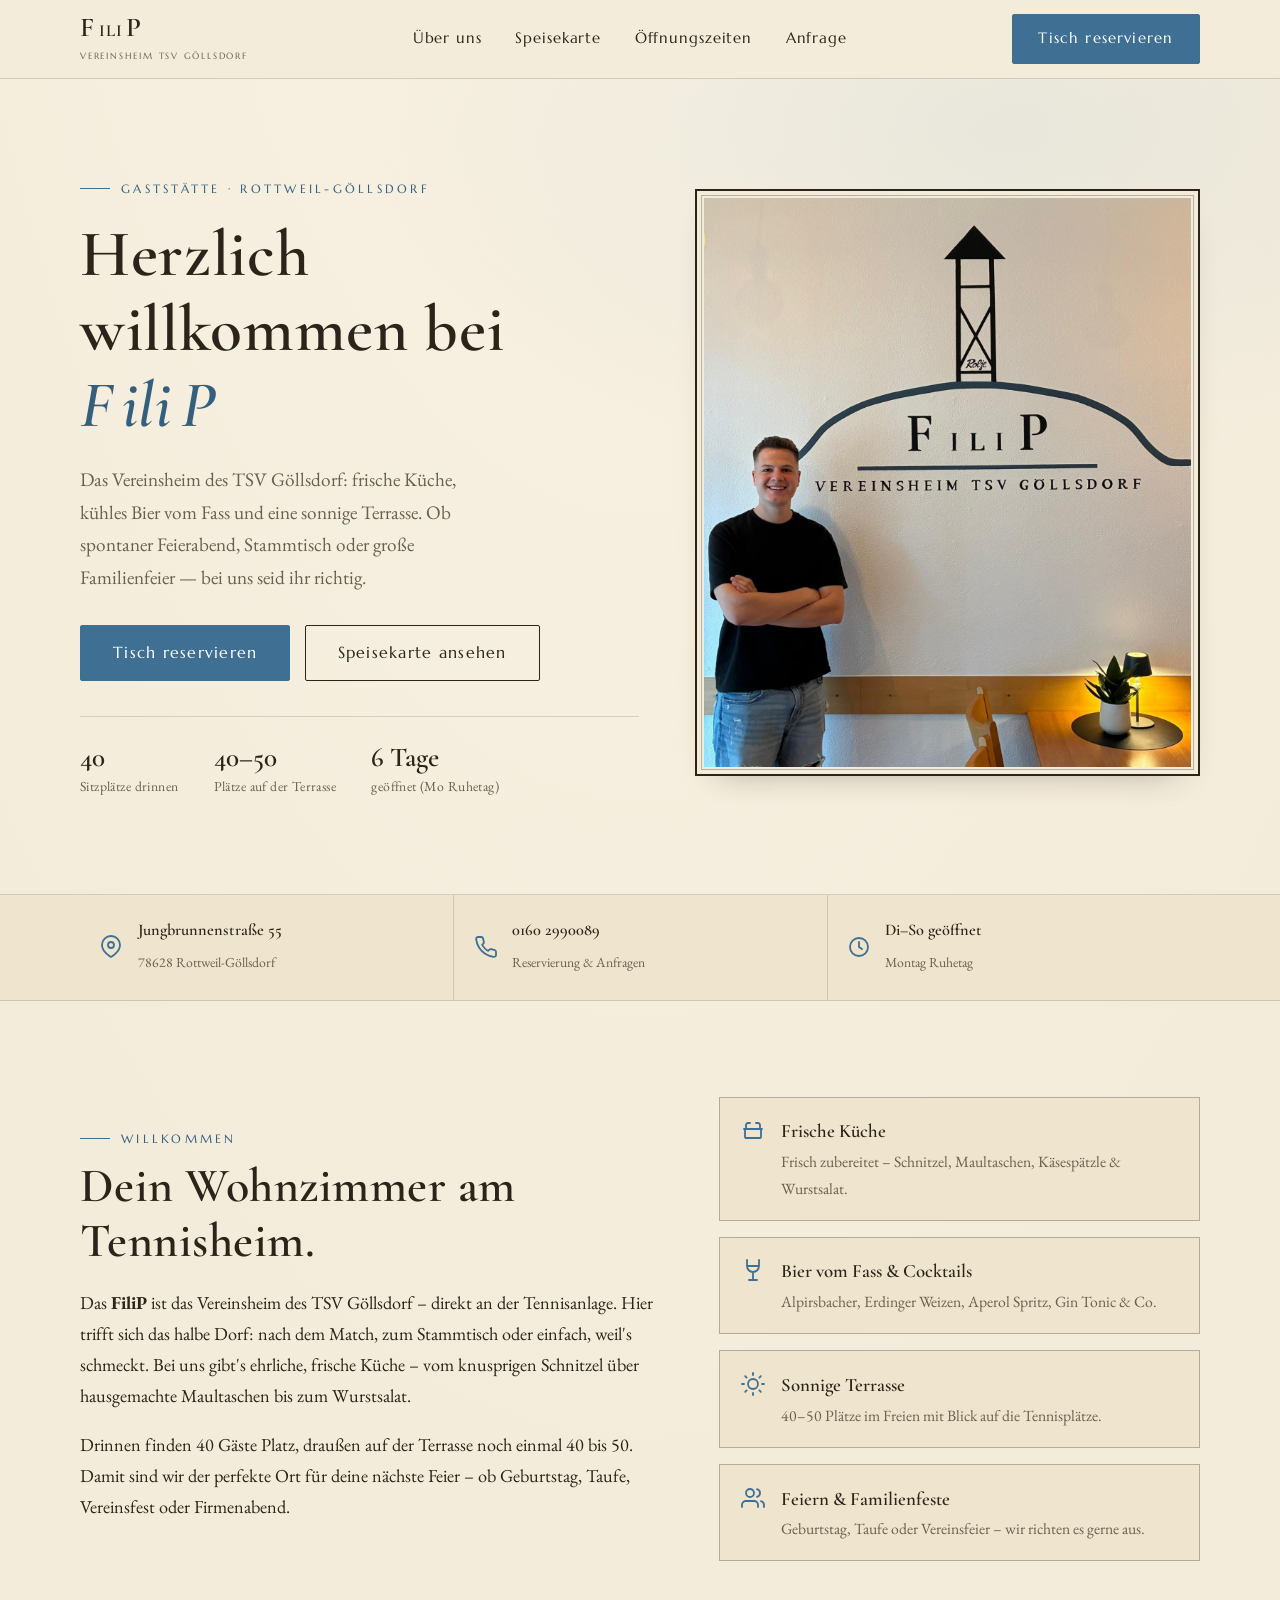
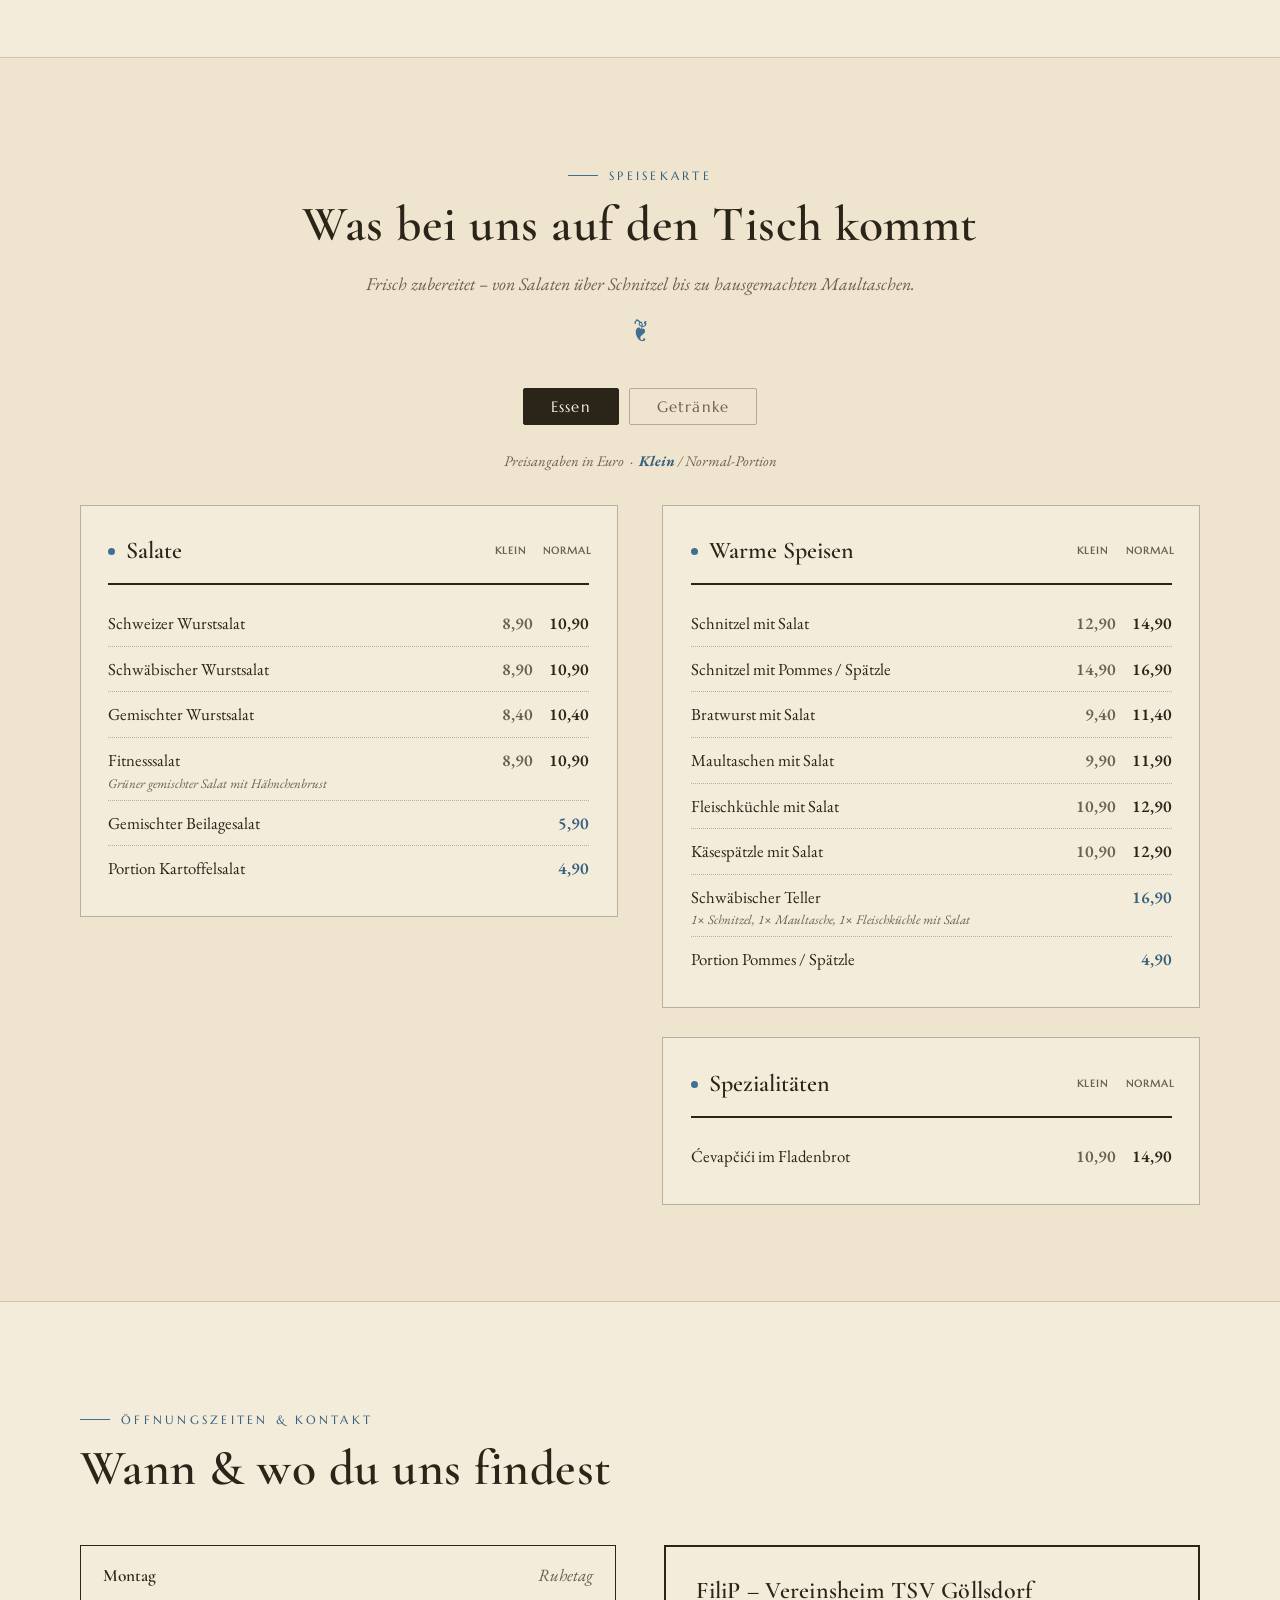
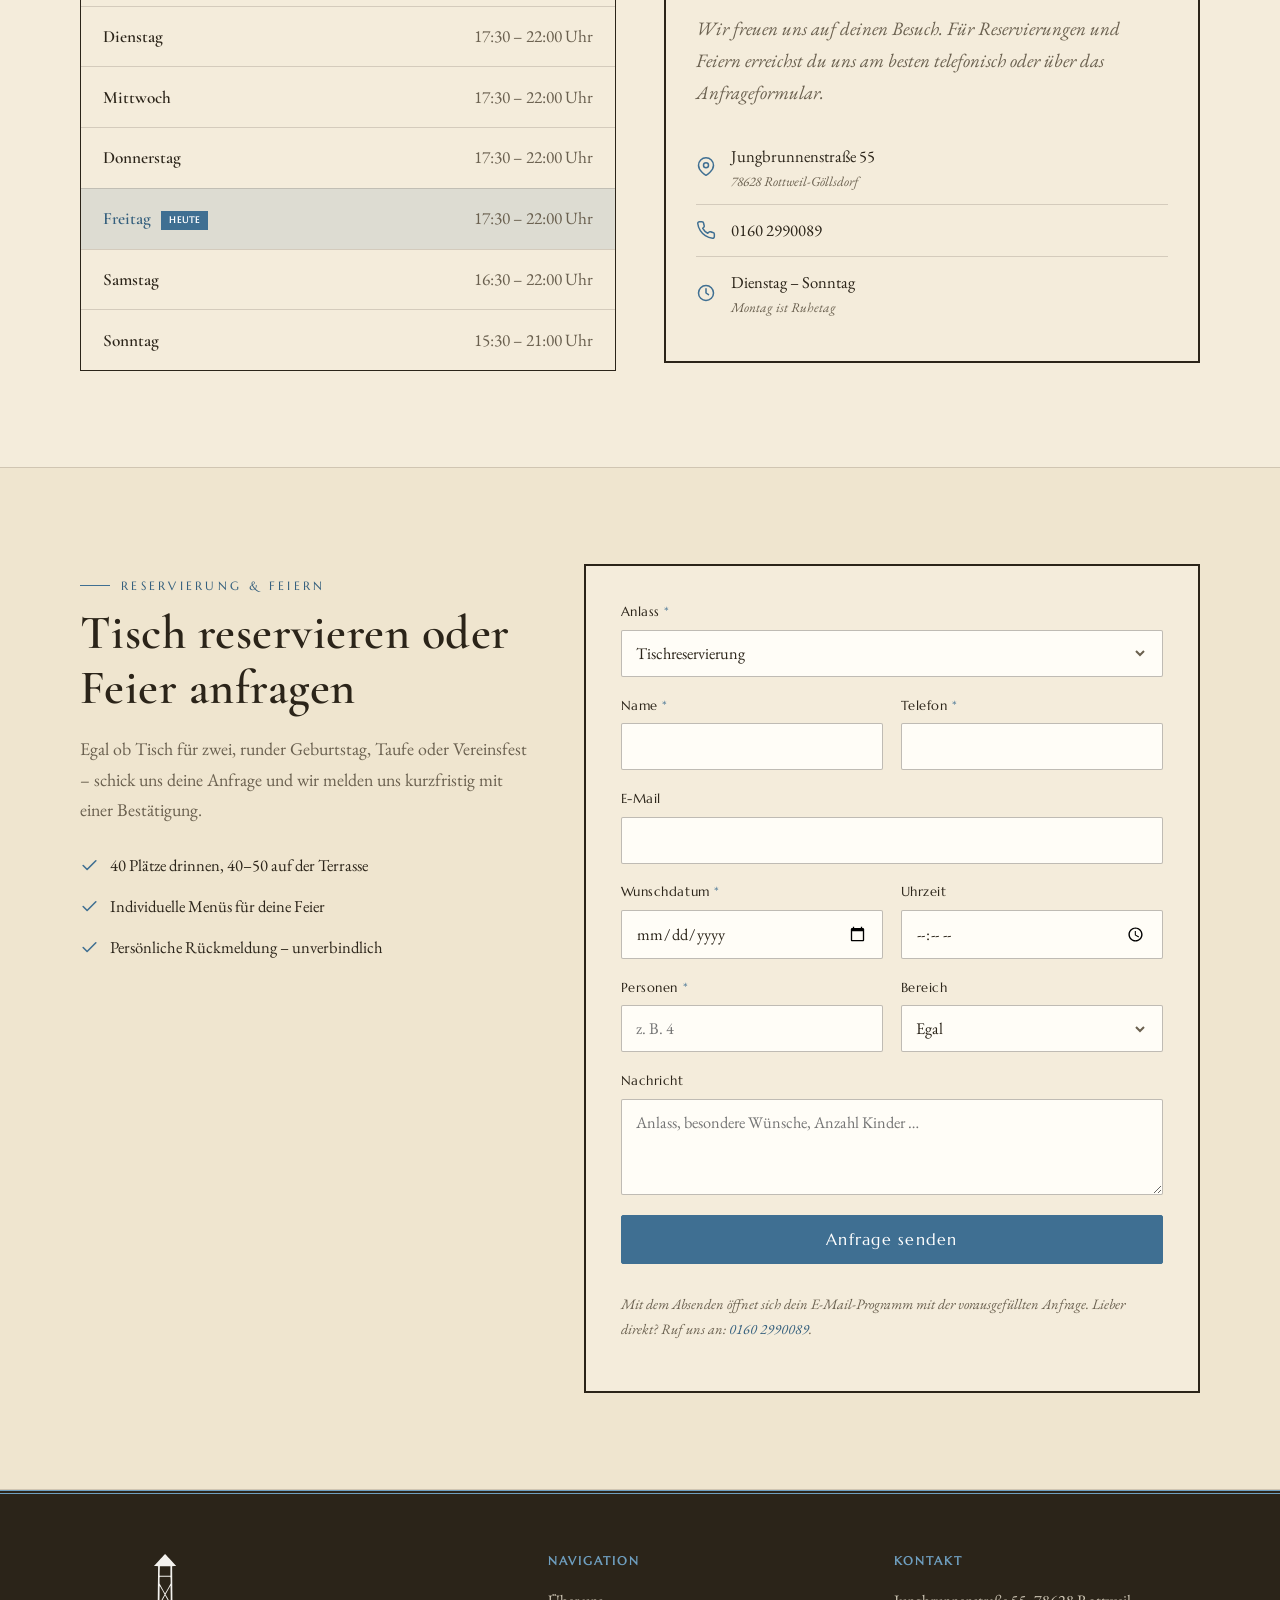
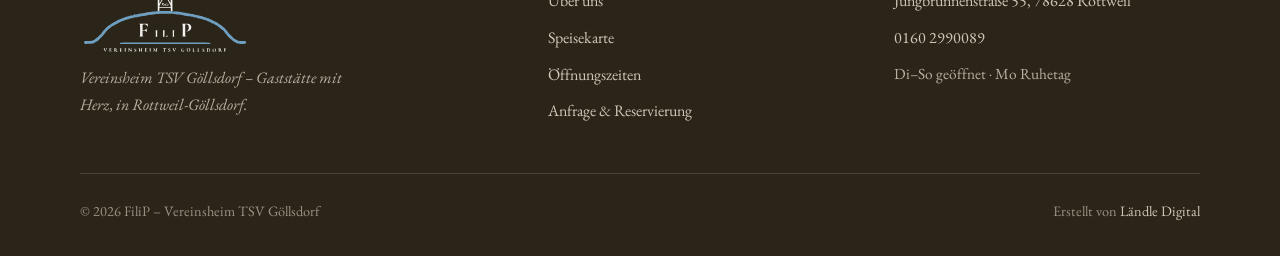
<file: index-29.html>
<!DOCTYPE html>
<html lang="de">
<head>
<meta charset="UTF-8" />
<meta name="viewport" content="width=device-width, initial-scale=1.0" />
<title>FiliP · Vereinsheim TSV Göllsdorf – Gaststätte in Rottweil</title>
<meta name="description" content="FiliP – Vereinsheim TSV Göllsdorf in Rottweil. Frische Küche, Schnitzel, Maultaschen & Wurstsalat, gemütliche Terrasse. Jetzt Tisch reservieren oder Feier, Taufe & Familienfest anfragen. Jungbrunnenstraße 55, 78628 Rottweil." />
<meta name="robots" content="noindex" />
<meta property="og:title" content="FiliP · Vereinsheim TSV Göllsdorf" />
<meta property="og:description" content="Gaststätte in Rottweil-Göllsdorf. Speisekarte ansehen, Tisch reservieren & Feiern anfragen." />
<meta property="og:type" content="restaurant" />
<meta property="og:image" content="logo.svg" />
<link rel="icon" href="data:image/svg+xml,%3Csvg xmlns='http://www.w3.org/2000/svg' viewBox='0 0 100 100'%3E%3Crect width='100' height='100' rx='22' fill='%23f4ecdb'/%3E%3Cpolygon points='38,46 62,46 50,30' fill='%232b2419'/%3E%3Crect x='40' y='46' width='4' height='30' fill='%232b2419'/%3E%3Crect x='56' y='46' width='4' height='30' fill='%232b2419'/%3E%3Cpath d='M22 84 Q50 66 78 84' fill='none' stroke='%233f6f92' stroke-width='4'/%3E%3C/svg%3E" />
<link rel="preconnect" href="https://fonts.googleapis.com" />
<link rel="preconnect" href="https://fonts.gstatic.com" crossorigin />
<link href="https://fonts.googleapis.com/css2?family=Cormorant+Garamond:wght@500;600;700&family=EB+Garamond:wght@400;500;600&family=Marcellus&display=swap" rel="stylesheet" />
<link rel="stylesheet" href="style.css?v=5" />
</head>
<body>

<!-- ============================ TOPBAR ============================ -->
<header class="topbar" id="topbar">
  <div class="shell topbar__inner">
    <a href="#top" class="brand" aria-label="FiliP – Startseite">
      <span>
        <span class="brand__word">F<span class="sm">ILI</span>P</span>
        <span class="brand__sub">Vereinsheim TSV Göllsdorf</span>
      </span>
    </a>
    <nav class="topbar__nav" aria-label="Hauptnavigation">
      <a href="#ueber">Über uns</a>
      <a href="#speisekarte">Speisekarte</a>
      <a href="#oeffnungszeiten">Öffnungszeiten</a>
      <a href="#anfrage">Anfrage</a>
    </nav>
    <div class="topbar__actions">
      <a href="#anfrage" class="btn btn--primary">Tisch reservieren</a>
    </div>
    <button class="burger" id="burger" aria-label="Menü öffnen" aria-expanded="false"><span></span><span></span><span></span></button>
  </div>
  <div class="topbar__mobile" id="topbarMobile">
    <a href="#ueber">Über uns</a>
    <a href="#speisekarte">Speisekarte</a>
    <a href="#oeffnungszeiten">Öffnungszeiten</a>
    <a href="#anfrage">Anfrage</a>
    <a href="#anfrage" class="btn btn--primary btn--block">Tisch reservieren</a>
  </div>
</header>

<main id="top">

<!-- ============================ HERO ============================ -->
<section class="hero">
  <div class="hero__bg" aria-hidden="true"></div>
  <div class="shell hero__inner">
    <div class="hero__lead reveal">
      <span class="eyebrow">Gaststätte · Rottweil-Göllsdorf</span>
      <h1 class="hero__title">Herzlich willkommen bei <span class="grad">F<span class="wm">ili</span>P</span></h1>
      <p class="hero__sub">Das Vereinsheim des TSV Göllsdorf: frische Küche, kühles Bier vom Fass und eine sonnige Terrasse. Ob spontaner Feierabend, Stammtisch oder große Familienfeier — bei uns seid ihr richtig.</p>
      <div class="hero__cta">
        <a href="#anfrage" class="btn btn--primary btn--lg">Tisch reservieren</a>
        <a href="#speisekarte" class="btn btn--ghost btn--lg">Speisekarte ansehen</a>
      </div>
      <div class="hero__meta">
        <div><b>40</b><span>Sitzplätze drinnen</span></div>
        <div><b>40–50</b><span>Plätze auf der Terrasse</span></div>
        <div><b>6&nbsp;Tage</b><span>geöffnet (Mo Ruhetag)</span></div>
      </div>
    </div>

    <div class="heroimg reveal">
      <img src="hero.jpg" alt="FiliP – Vereinsheim TSV Göllsdorf · Wandlogo im Lokal" loading="eager" />
    </div>
  </div>
</section>

<!-- ============================ INFO STRIP ============================ -->
<section class="strip">
  <div class="shell strip__inner">
    <div class="strip__item">
      <svg viewBox="0 0 24 24" fill="none" stroke="currentColor" stroke-width="1.8" stroke-linecap="round" stroke-linejoin="round"><path d="M21 10c0 7-9 12-9 12s-9-5-9-12a9 9 0 0 1 18 0z"/><circle cx="12" cy="10" r="3"/></svg>
      <div><b>Jungbrunnenstraße 55</b><span>78628 Rottweil-Göllsdorf</span></div>
    </div>
    <div class="strip__item">
      <svg viewBox="0 0 24 24" fill="none" stroke="currentColor" stroke-width="1.8" stroke-linecap="round" stroke-linejoin="round"><path d="M22 16.92v3a2 2 0 0 1-2.18 2 19.79 19.79 0 0 1-8.63-3.07 19.5 19.5 0 0 1-6-6 19.79 19.79 0 0 1-3.07-8.67A2 2 0 0 1 4.11 2h3a2 2 0 0 1 2 1.72c.13.96.36 1.9.7 2.81a2 2 0 0 1-.45 2.11L8.09 9.91a16 16 0 0 0 6 6l1.27-1.27a2 2 0 0 1 2.11-.45c.9.34 1.85.57 2.81.7A2 2 0 0 1 22 16.92z"/></svg>
      <div><b><a href="tel:+491602990089">0160 2990089</a></b><span>Reservierung & Anfragen</span></div>
    </div>
    <div class="strip__item">
      <svg viewBox="0 0 24 24" fill="none" stroke="currentColor" stroke-width="1.8" stroke-linecap="round" stroke-linejoin="round"><circle cx="12" cy="12" r="9"/><path d="M12 7v5l3 2"/></svg>
      <div><b>Di–So geöffnet</b><span>Montag Ruhetag</span></div>
    </div>
  </div>
</section>

<!-- ============================ ÜBER UNS ============================ -->
<section class="section" id="ueber">
  <div class="shell about__grid">
    <div class="about reveal">
      <span class="eyebrow">Willkommen</span>
      <h2>Dein Wohnzimmer am Tennisheim.</h2>
      <p>Das <b>FiliP</b> ist das Vereinsheim des TSV Göllsdorf – direkt an der Tennisanlage. Hier trifft sich das halbe Dorf: nach dem Match, zum Stammtisch oder einfach, weil's schmeckt. Bei uns gibt's ehrliche, frische Küche – vom knusprigen Schnitzel über hausgemachte Maultaschen bis zum Wurstsalat.</p>
      <p>Drinnen finden 40 Gäste Platz, draußen auf der Terrasse noch einmal 40 bis 50. Damit sind wir der perfekte Ort für deine nächste Feier – ob Geburtstag, Taufe, Vereinsfest oder Firmenabend.</p>
    </div>
    <div class="feature reveal">
      <div class="feature__item">
        <svg viewBox="0 0 24 24" fill="none" stroke="currentColor" stroke-width="1.8" stroke-linecap="round" stroke-linejoin="round"><path d="M3 11h18M5 11V7a2 2 0 0 1 2-2h2M19 11V7a2 2 0 0 0-2-2h-2M4 11v8a1 1 0 0 0 1 1h14a1 1 0 0 0 1-1v-8"/></svg>
        <div><b>Frische Küche</b><p>Frisch zubereitet – Schnitzel, Maultaschen, Käsespätzle & Wurstsalat.</p></div>
      </div>
      <div class="feature__item">
        <svg viewBox="0 0 24 24" fill="none" stroke="currentColor" stroke-width="1.8" stroke-linecap="round" stroke-linejoin="round"><path d="M6 2v6a6 6 0 0 0 12 0V2M6 8h12M8 22h8M12 14v8"/></svg>
        <div><b>Bier vom Fass & Cocktails</b><p>Alpirsbacher, Erdinger Weizen, Aperol Spritz, Gin Tonic & Co.</p></div>
      </div>
      <div class="feature__item">
        <svg viewBox="0 0 24 24" fill="none" stroke="currentColor" stroke-width="1.8" stroke-linecap="round" stroke-linejoin="round"><circle cx="12" cy="12" r="5"/><path d="M12 1v2M12 21v2M4.2 4.2l1.4 1.4M18.4 18.4l1.4 1.4M1 12h2M21 12h2M4.2 19.8l1.4-1.4M18.4 5.6l1.4-1.4"/></svg>
        <div><b>Sonnige Terrasse</b><p>40–50 Plätze im Freien mit Blick auf die Tennisplätze.</p></div>
      </div>
      <div class="feature__item">
        <svg viewBox="0 0 24 24" fill="none" stroke="currentColor" stroke-width="1.8" stroke-linecap="round" stroke-linejoin="round"><path d="M17 21v-2a4 4 0 0 0-4-4H5a4 4 0 0 0-4 4v2"/><circle cx="9" cy="7" r="4"/><path d="M23 21v-2a4 4 0 0 0-3-3.87M16 3.13a4 4 0 0 1 0 7.75"/></svg>
        <div><b>Feiern & Familienfeste</b><p>Geburtstag, Taufe oder Vereinsfeier – wir richten es gerne aus.</p></div>
      </div>
    </div>
  </div>
</section>

<!-- ============================ SPEISEKARTE ============================ -->
<section class="section section--alt" id="speisekarte">
  <div class="shell">
    <div class="section__head section__head--center reveal">
      <span class="eyebrow">Speisekarte</span>
      <h2>Was bei uns auf den Tisch kommt</h2>
      <p class="section__lead">Frisch zubereitet – von Salaten über Schnitzel bis zu hausgemachten Maultaschen.</p>
    </div>

    <div class="menu__tabs reveal" role="tablist">
      <button class="menu__tab is-active" data-tab="essen" role="tab">Essen</button>
      <button class="menu__tab" data-tab="getraenke" role="tab">Getränke</button>
    </div>

    <!-- ESSEN -->
    <div class="menu__panel is-active" data-panel="essen">
      <p class="menu__legend">Preisangaben in Euro &nbsp;·&nbsp; <b style="color:var(--blue-2)">Klein</b> / Normal-Portion</p>
      <div class="menu__cols reveal">

        <div class="card">
          <div class="card__title"><span class="dot"></span>Salate<span class="head"><span>Klein</span><span>Normal</span></span></div>
          <div class="row"><span class="row__name">Schweizer Wurstsalat</span><span class="row__price is-muted">8,90</span><span class="row__price">10,90</span></div>
          <div class="row"><span class="row__name">Schwäbischer Wurstsalat</span><span class="row__price is-muted">8,90</span><span class="row__price">10,90</span></div>
          <div class="row"><span class="row__name">Gemischter Wurstsalat</span><span class="row__price is-muted">8,40</span><span class="row__price">10,40</span></div>
          <div class="row"><span class="row__name">Fitnesssalat<small>Grüner gemischter Salat mit Hähnchenbrust</small></span><span class="row__price is-muted">8,90</span><span class="row__price">10,90</span></div>
          <div class="row row--single"><span class="row__name">Gemischter Beilagesalat</span><span class="row__price">5,90</span></div>
          <div class="row row--single"><span class="row__name">Portion Kartoffelsalat</span><span class="row__price">4,90</span></div>
        </div>

        <div class="card">
          <div class="card__title"><span class="dot"></span>Warme Speisen<span class="head"><span>Klein</span><span>Normal</span></span></div>
          <div class="row"><span class="row__name">Schnitzel mit Salat</span><span class="row__price is-muted">12,90</span><span class="row__price">14,90</span></div>
          <div class="row"><span class="row__name">Schnitzel mit Pommes / Spätzle</span><span class="row__price is-muted">14,90</span><span class="row__price">16,90</span></div>
          <div class="row"><span class="row__name">Bratwurst mit Salat</span><span class="row__price is-muted">9,40</span><span class="row__price">11,40</span></div>
          <div class="row"><span class="row__name">Maultaschen mit Salat</span><span class="row__price is-muted">9,90</span><span class="row__price">11,90</span></div>
          <div class="row"><span class="row__name">Fleischküchle mit Salat</span><span class="row__price is-muted">10,90</span><span class="row__price">12,90</span></div>
          <div class="row"><span class="row__name">Käsespätzle mit Salat</span><span class="row__price is-muted">10,90</span><span class="row__price">12,90</span></div>
          <div class="row row--single"><span class="row__name">Schwäbischer Teller<small>1× Schnitzel, 1× Maultasche, 1× Fleischküchle mit Salat</small></span><span class="row__price">16,90</span></div>
          <div class="row row--single"><span class="row__name">Portion Pommes / Spätzle</span><span class="row__price">4,90</span></div>
        </div>

        <div class="card">
          <div class="card__title"><span class="dot"></span>Spezialitäten<span class="head"><span>Klein</span><span>Normal</span></span></div>
          <div class="row"><span class="row__name">Ćevapčići im Fladenbrot</span><span class="row__price is-muted">10,90</span><span class="row__price">14,90</span></div>
        </div>
      </div>
    </div>

    <!-- GETRÄNKE -->
    <div class="menu__panel" data-panel="getraenke">
      <p class="menu__legend">Preisangaben in Euro &nbsp;·&nbsp; Gläser in den angegebenen Größen</p>
      <div class="menu__cols reveal">

        <div class="card">
          <div class="card__title"><span class="dot"></span>Bier<span class="head"><span>0,3l</span><span>0,5l</span></span></div>
          <div class="row"><span class="row__name">Alpirsbacher Pils / Spezial</span><span class="row__price is-muted">3,20</span><span class="row__price">3,70</span></div>
          <div class="row"><span class="row__name">Erdinger Weizen / Colaweizen</span><span class="row__price is-muted">3,40</span><span class="row__price">3,90</span></div>
          <div class="row"><span class="row__name">Radler</span><span class="row__price is-muted">3,20</span><span class="row__price">3,70</span></div>
          <div class="row"><span class="row__name">Alkoholfreies Bier</span><span class="row__price is-muted">3,20</span><span class="row__price">—</span></div>
          <div class="row"><span class="row__name">Alkoholfreies Weizen</span><span class="row__price is-muted">—</span><span class="row__price">3,90</span></div>
        </div>

        <div class="card">
          <div class="card__title"><span class="dot"></span>Softdrinks<span class="head"><span>0,2l</span><span>0,4l</span></span></div>
          <div class="row"><span class="row__name">Coca Cola / Fanta / Sprite / Spezi</span><span class="row__price is-muted">3,10</span><span class="row__price">3,60</span></div>
          <div class="row"><span class="row__name">Iso Sport / Cedevita</span><span class="row__price is-muted">3,10</span><span class="row__price">3,60</span></div>
          <div class="row"><span class="row__name">Red Bull</span><span class="row__price is-muted">3,50</span><span class="row__price">—</span></div>
          <div class="row"><span class="row__name">Mineral- / Stilles Wasser</span><span class="row__price is-muted">2,70</span><span class="row__price">3,20</span></div>
          <div class="row row--single"><span class="row__name">Alpirsbacher Klostergarten 0,33l</span><span class="row__price">3,10</span></div>
        </div>

        <div class="card">
          <div class="card__title"><span class="dot"></span>Spirituosen & Longdrinks<span class="head"><span>1/8</span><span>1/4</span></span></div>
          <div class="row"><span class="row__name">Weißwein / Rotwein / Roséwein</span><span class="row__price is-muted">3,60</span><span class="row__price">4,60</span></div>
          <div class="row"><span class="row__name">Schorle</span><span class="row__price is-muted">—</span><span class="row__price">3,50</span></div>
          <div class="row"><span class="row__name">Aperol Spritz / Limoncello Spritz</span><span class="row__price is-muted">—</span><span class="row__price">7,00</span></div>
          <div class="row"><span class="row__name">Vodka Bull</span><span class="row__price is-muted">—</span><span class="row__price">7,00</span></div>
          <div class="row"><span class="row__name">Schnaps / Shots</span><span class="row__price is-muted">—</span><span class="row__price">2,50</span></div>
        </div>
      </div>
    </div>
  </div>
</section>

<!-- ============================ ÖFFNUNGSZEITEN ============================ -->
<section class="section" id="oeffnungszeiten">
  <div class="shell">
    <div class="section__head reveal">
      <span class="eyebrow">Öffnungszeiten & Kontakt</span>
      <h2>Wann & wo du uns findest</h2>
    </div>
    <div class="hours__grid">
      <div class="hours__table reveal">
        <div class="hours__row" data-day="mo"><span class="hours__day">Montag</span><span class="hours__time closed">Ruhetag</span></div>
        <div class="hours__row" data-day="di"><span class="hours__day">Dienstag</span><span class="hours__time">17:30 – 22:00 Uhr</span></div>
        <div class="hours__row" data-day="mi"><span class="hours__day">Mittwoch</span><span class="hours__time">17:30 – 22:00 Uhr</span></div>
        <div class="hours__row" data-day="do"><span class="hours__day">Donnerstag</span><span class="hours__time">17:30 – 22:00 Uhr</span></div>
        <div class="hours__row" data-day="fr"><span class="hours__day">Freitag</span><span class="hours__time">17:30 – 22:00 Uhr</span></div>
        <div class="hours__row" data-day="sa"><span class="hours__day">Samstag</span><span class="hours__time">16:30 – 22:00 Uhr</span></div>
        <div class="hours__row" data-day="so"><span class="hours__day">Sonntag</span><span class="hours__time">15:30 – 21:00 Uhr</span></div>
      </div>
      <aside class="hours__aside reveal">
        <h3>FiliP – Vereinsheim TSV Göllsdorf</h3>
        <p>Wir freuen uns auf deinen Besuch. Für Reservierungen und Feiern erreichst du uns am besten telefonisch oder über das Anfrageformular.</p>
        <div class="contactline">
          <svg viewBox="0 0 24 24" fill="none" stroke="currentColor" stroke-width="1.8" stroke-linecap="round" stroke-linejoin="round"><path d="M21 10c0 7-9 12-9 12s-9-5-9-12a9 9 0 0 1 18 0z"/><circle cx="12" cy="10" r="3"/></svg>
          <span>Jungbrunnenstraße 55<small>78628 Rottweil-Göllsdorf</small></span>
        </div>
        <div class="contactline">
          <svg viewBox="0 0 24 24" fill="none" stroke="currentColor" stroke-width="1.8" stroke-linecap="round" stroke-linejoin="round"><path d="M22 16.92v3a2 2 0 0 1-2.18 2 19.79 19.79 0 0 1-8.63-3.07 19.5 19.5 0 0 1-6-6 19.79 19.79 0 0 1-3.07-8.67A2 2 0 0 1 4.11 2h3a2 2 0 0 1 2 1.72c.13.96.36 1.9.7 2.81a2 2 0 0 1-.45 2.11L8.09 9.91a16 16 0 0 0 6 6l1.27-1.27a2 2 0 0 1 2.11-.45c.9.34 1.85.57 2.81.7A2 2 0 0 1 22 16.92z"/></svg>
          <a href="tel:+491602990089">0160 2990089</a>
        </div>
        <div class="contactline">
          <svg viewBox="0 0 24 24" fill="none" stroke="currentColor" stroke-width="1.8" stroke-linecap="round" stroke-linejoin="round"><circle cx="12" cy="12" r="9"/><path d="M12 7v5l3 2"/></svg>
          <span>Dienstag – Sonntag<small>Montag ist Ruhetag</small></span>
        </div>
      </aside>
    </div>
  </div>
</section>

<!-- ============================ ANFRAGE ============================ -->
<section class="section section--alt" id="anfrage">
  <div class="shell book__grid">
    <div class="book__intro reveal">
      <span class="eyebrow">Reservierung & Feiern</span>
      <h2>Tisch reservieren oder Feier anfragen</h2>
      <p>Egal ob Tisch für zwei, runder Geburtstag, Taufe oder Vereinsfest – schick uns deine Anfrage und wir melden uns kurzfristig mit einer Bestätigung.</p>
      <ul class="book__points">
        <li><svg viewBox="0 0 24 24" fill="none" stroke="currentColor" stroke-width="2" stroke-linecap="round" stroke-linejoin="round"><path d="M20 6 9 17l-5-5"/></svg>40 Plätze drinnen, 40–50 auf der Terrasse</li>
        <li><svg viewBox="0 0 24 24" fill="none" stroke="currentColor" stroke-width="2" stroke-linecap="round" stroke-linejoin="round"><path d="M20 6 9 17l-5-5"/></svg>Individuelle Menüs für deine Feier</li>
        <li><svg viewBox="0 0 24 24" fill="none" stroke="currentColor" stroke-width="2" stroke-linecap="round" stroke-linejoin="round"><path d="M20 6 9 17l-5-5"/></svg>Persönliche Rückmeldung – unverbindlich</li>
      </ul>
    </div>

    <form class="form reveal" id="anfrageForm" novalidate>
      <div class="form__grid">
        <div class="field field--full">
          <label for="f-anlass">Anlass <span class="req">*</span></label>
          <select id="f-anlass" required>
            <option value="Tischreservierung">Tischreservierung</option>
            <option value="Geburtstag">Geburtstag</option>
            <option value="Taufe">Taufe</option>
            <option value="Familienfeier">Familienfeier</option>
            <option value="Firmenfeier">Firmenfeier</option>
            <option value="Vereinsfeier">Vereinsfeier</option>
            <option value="Sonstiges">Sonstiges</option>
          </select>
        </div>
        <div class="field">
          <label for="f-name">Name <span class="req">*</span></label>
          <input id="f-name" type="text" autocomplete="name" required />
        </div>
        <div class="field">
          <label for="f-telefon">Telefon <span class="req">*</span></label>
          <input id="f-telefon" type="tel" autocomplete="tel" required />
        </div>
        <div class="field field--full">
          <label for="f-email">E-Mail</label>
          <input id="f-email" type="email" autocomplete="email" />
        </div>
        <div class="field">
          <label for="f-datum">Wunschdatum <span class="req">*</span></label>
          <input id="f-datum" type="date" required />
        </div>
        <div class="field">
          <label for="f-uhrzeit">Uhrzeit</label>
          <input id="f-uhrzeit" type="time" />
        </div>
        <div class="field">
          <label for="f-personen">Personen <span class="req">*</span></label>
          <input id="f-personen" type="number" min="1" max="120" placeholder="z. B. 4" required />
        </div>
        <div class="field">
          <label for="f-bereich">Bereich</label>
          <select id="f-bereich">
            <option value="Egal">Egal</option>
            <option value="Drinnen">Drinnen</option>
            <option value="Terrasse / Draußen">Terrasse / Draußen</option>
          </select>
        </div>
        <div class="field field--full">
          <label for="f-nachricht">Nachricht</label>
          <textarea id="f-nachricht" placeholder="Anlass, besondere Wünsche, Anzahl Kinder …"></textarea>
        </div>
      </div>
      <div class="form__foot">
        <button type="submit" class="btn btn--primary btn--lg btn--block">Anfrage senden</button>
        <p class="form__hint">Mit dem Absenden öffnet sich dein E-Mail-Programm mit der vorausgefüllten Anfrage. Lieber direkt? Ruf uns an: <a href="tel:+491602990089" style="color:var(--blue-2)">0160 2990089</a>.</p>
        <div class="form__msg form__msg--ok" id="formMsg">Danke! Deine Anfrage ist vorbereitet – bitte sende die geöffnete E-Mail ab. Wir melden uns schnellstmöglich bei dir.</div>
      </div>
    </form>
  </div>
</section>

</main>

<!-- ============================ FOOTER ============================ -->
<footer class="footer">
  <div class="shell">
    <div class="footer__top">
      <div class="footer__brand">
        <svg viewBox="415 494 769 478" class="footer__logo" role="img" aria-label="FiliP – Vereinsheim TSV Göllsdorf"><g transform="translate(0.000000,1600.000000) scale(0.100000,-0.100000)"
fill="#f4f2ee" stroke="none">
<path d="M7746 10607 l-249 -272 93 -3 93 -3 -6 -547 c-6 -456 -11 -1426 -8
-1469 1 -8 15 -13 36 -13 l34 0 3 73 3 72 255 0 255 0 3 -72 3 -73 36 0 36 0
-8 1015 -7 1014 92 3 91 3 -247 270 c-136 149 -250 271 -253 272 -3 1 -118
-120 -255 -270z m494 -502 l0 -215 -239 0 c-150 0 -242 4 -246 10 -3 6 -3 102
1 215 l7 205 238 0 239 0 0 -215z m4 -301 c3 -26 6 -95 6 -153 l0 -106 -80
-145 c-44 -80 -99 -180 -122 -222 -24 -43 -46 -78 -49 -78 -3 0 -60 99 -127
220 l-122 220 0 148 c0 82 3 152 7 155 3 4 113 7 243 7 l237 0 7 -46z m-370
-568 l103 -187 -109 -197 c-60 -108 -114 -201 -120 -207 -7 -7 -9 38 -4 150 3
88 6 270 6 405 0 171 3 241 11 233 5 -5 56 -94 113 -197z m378 -187 c2 -215 0
-393 -3 -395 -4 -2 -57 86 -117 195 l-111 199 85 154 c47 84 94 172 106 196
12 23 25 42 30 42 4 0 9 -176 10 -391z m-130 -262 c119 -216 134 -247 133
-282 0 -19 -7 -20 -255 -20 l-255 0 -3 27 c-2 20 28 84 109 230 62 112 119
215 127 231 7 15 17 27 20 27 4 0 60 -96 124 -213z M7857 8653 c-4 -3 -7 -12
-7 -20 0 -11 4 -11 21 -3 31 17 35 4 7 -22 -14 -13 -29 -34 -33 -48 -7 -23 -6
-24 7 -6 14 17 16 17 46 2 17 -9 36 -16 42 -16 21 0 9 18 -21 33 l-32 15 31 7
c36 7 57 29 48 50 -4 11 -20 15 -54 15 -27 0 -52 -3 -55 -7z m103 -23 c0 -11
-48 -25 -56 -17 -4 3 -3 10 1 16 8 14 55 14 55 1z M8042 8637 c-6 -7 -16 -24
-21 -38 -7 -17 -10 -19 -10 -6 -1 21 -24 22 -45 2 -25 -26 -9 -43 39 -41 24 0
47 5 51 9 5 4 1 5 -9 1 -23 -8 -22 7 4 50 20 34 13 50 -9 23z m-60 -69 c-7 -7
-12 -8 -12 -2 0 14 12 26 19 19 2 -3 -1 -11 -7 -17z M8091 8613 c-23 -22 -23
-23 -4 -23 13 0 23 8 26 22 8 28 7 29 -22 1z M8125 8594 c-14 -15 -25 -23 -25
-19 0 5 -11 -6 -25 -25 -31 -42 -25 -52 9 -14 20 23 28 26 35 15 6 -10 13 -11
27 -2 17 9 17 10 2 11 -24 0 -23 8 4 29 14 12 18 20 10 25 -7 4 -23 -5 -37
-20z M8855 7720 c-66 -4 -110 -7 -99 -8 43 -4 44 -17 42 -293 l-3 -264 -30 -6
c-16 -4 29 -6 100 -6 72 0 116 2 98 4 -17 2 -36 10 -42 17 -11 14 -17 508 -6
526 3 5 25 10 49 10 63 0 98 -40 104 -120 9 -119 -23 -180 -93 -180 -24 0 -34
-4 -29 -11 10 -16 94 -4 143 20 101 52 129 184 55 262 -46 48 -99 57 -289 49z
M6825 7713 c45 -11 45 -13 45 -283 0 -274 0 -273 -50 -283 -14 -2 38 -4 115
-4 79 -1 125 2 105 6 -60 12 -60 12 -60 147 l0 124 38 0 c65 0 111 -19 132
-53 l20 -32 0 90 0 90 -23 -28 c-24 -30 -71 -47 -129 -47 l-38 0 0 120 c0 120
0 121 26 130 40 16 76 12 124 -12 27 -15 50 -35 59 -55 9 -18 19 -33 24 -33 9
0 9 56 1 99 l-6 31 -202 -1 c-110 -1 -192 -4 -181 -6z M7578 7288 c2 -108 0
-143 -10 -149 -8 -5 9 -9 42 -9 33 0 50 4 42 9 -10 6 -12 41 -10 149 l3 142
-35 0 -35 0 3 -142z M7908 7288 c2 -108 0 -143 -10 -149 -7 -5 36 -9 100 -9
112 0 112 0 112 24 0 13 3 33 6 43 4 12 -1 10 -17 -9 -31 -34 -60 -48 -99 -48
l-31 0 3 144 3 144 -35 0 -35 1 3 -141z M8348 7286 c3 -133 2 -145 -15 -149
-10 -3 9 -5 42 -6 41 0 55 2 45 9 -18 11 -27 197 -12 253 l10 37 -36 0 -37 0
3 -144z M8980 6615 c0 -9 5 -15 11 -13 6 2 11 8 11 13 0 5 -5 11 -11 13 -6 2
-11 -4 -11 -13z M9105 6621 c-7 -12 12 -24 25 -16 11 7 4 25 -10 25 -5 0 -11
-4 -15 -9z M7900 6596 c0 -16 3 -17 12 -8 7 7 18 12 26 12 11 0 13 -16 10 -70
l-3 -70 30 0 c22 0 26 3 17 12 -18 18 -16 117 3 124 8 4 21 1 29 -5 13 -11 26
-5 26 13 0 7 -28 11 -75 11 -68 0 -75 -2 -75 -19z M5240 6573 c9 -21 23 -55
31 -75 7 -21 16 -38 19 -38 3 0 22 34 41 75 l35 75 -24 0 c-18 0 -22 -3 -14
-12 10 -14 -13 -88 -27 -88 -11 0 -33 79 -26 90 4 6 -7 10 -24 10 l-29 0 18
-37z M5478 6601 c10 -6 13 -27 10 -75 -3 -61 -1 -66 17 -66 18 0 20 5 17 36
-4 36 -4 37 23 30 20 -5 26 -3 23 6 -3 7 -15 12 -26 10 -19 -3 -22 2 -22 27 0
26 4 31 24 31 13 0 27 -6 29 -12 3 -8 6 -6 6 5 1 14 -8 17 -56 17 -36 0 -53
-4 -45 -9z M5700 6595 c8 -10 11 -36 8 -75 -4 -56 -3 -60 17 -60 18 0 21 5 17
38 l-3 37 36 -42 c34 -39 75 -57 75 -33 0 6 -6 10 -14 10 -8 0 -24 14 -36 31
-20 28 -21 31 -6 48 20 22 20 26 0 45 -9 10 -33 16 -61 16 -39 0 -44 -2 -33
-15z m74 -10 c8 -21 -3 -45 -20 -45 -9 0 -14 11 -14 30 0 32 23 42 34 15z
M5960 6556 c3 -30 2 -64 -2 -75 -6 -18 -3 -21 22 -21 27 0 29 2 19 19 -17 26
-4 55 21 48 12 -3 20 0 20 8 0 8 -9 11 -25 7 -22 -4 -25 -1 -25 22 0 32 25 44
52 27 16 -10 19 -10 16 1 -3 8 -24 14 -54 16 l-50 3 6 -55z M6175 6535 c0 -69
2 -75 21 -75 19 0 20 5 16 60 -3 39 0 65 8 75 11 13 8 15 -16 15 l-29 0 0 -75z
M6339 6601 c10 -6 14 -26 12 -67 -1 -31 -4 -61 -7 -65 -3 -5 3 -9 13 -9 15 0
18 7 15 52 l-3 53 50 -52 c27 -29 55 -53 60 -53 7 0 11 27 11 69 0 46 4 71 13
74 6 3 -1 6 -17 6 -23 1 -27 -2 -18 -11 14 -14 16 -88 3 -88 -5 0 -28 23 -51
50 -31 37 -49 50 -68 50 -20 0 -23 -3 -13 -9z M6622 6598 c-20 -20 -14 -46 19
-70 22 -17 29 -29 26 -45 -5 -25 3 -29 21 -11 21 21 13 46 -22 73 -21 16 -33
32 -29 41 7 19 33 18 50 -3 13 -17 14 -17 11 2 -4 24 -56 33 -76 13z M6808
6601 c10 -6 13 -27 10 -75 -3 -61 -1 -66 17 -66 18 0 20 5 17 35 -4 34 -4 35
32 35 41 0 56 -21 37 -51 -10 -17 -8 -19 12 -19 22 0 23 3 20 56 -2 30 2 64 7
75 10 17 7 19 -20 19 -28 0 -30 -2 -20 -21 18 -32 5 -49 -36 -49 -36 0 -36 1
-32 35 4 33 2 35 -27 35 -20 0 -26 -3 -17 -9z M7090 6595 c7 -9 11 -37 8 -75
l-3 -60 30 1 c17 0 24 3 18 6 -7 2 -13 18 -13 35 0 25 3 29 20 25 12 -3 20 0
20 8 0 8 -8 11 -20 8 -17 -5 -20 0 -20 26 0 23 5 31 18 31 10 0 23 -5 30 -12
9 -9 12 -8 12 5 0 14 -10 17 -56 17 -48 0 -55 -2 -44 -15z M7305 6535 c0 -68
2 -75 20 -75 18 0 20 5 17 66 -3 48 0 69 10 75 9 6 3 9 -17 9 l-30 0 0 -75z
M7478 6598 c7 -7 12 -20 12 -30 0 -10 4 -18 9 -18 5 0 17 -20 27 -45 9 -25 19
-45 23 -45 3 0 15 21 26 48 l19 47 7 -34 c4 -19 5 -40 2 -48 -4 -9 4 -13 23
-13 22 0 25 3 16 12 -7 7 -12 35 -12 63 0 28 5 56 12 63 9 9 6 12 -13 12 -21
0 -28 -8 -43 -50 -10 -27 -21 -50 -26 -50 -4 0 -17 23 -28 50 -16 39 -26 50
-43 50 -18 0 -20 -3 -11 -12z M8156 6591 c-21 -23 -14 -41 25 -70 21 -16 29
-29 26 -42 -7 -25 9 -25 23 0 14 28 14 28 -26 65 -21 19 -34 39 -30 45 11 17
34 13 45 -6 9 -16 10 -16 11 5 0 18 -6 22 -28 22 -16 0 -36 -8 -46 -19z M8374
6535 c17 -41 33 -75 36 -75 3 0 22 34 41 75 l35 75 -24 0 c-18 0 -22 -3 -14
-12 10 -14 -13 -88 -27 -88 -11 0 -33 79 -26 90 4 6 -7 10 -23 10 l-30 0 32
-75z M8755 6587 c-59 -50 -25 -130 54 -130 48 0 46 -1 54 41 6 30 5 32 -20 32
-21 0 -24 -3 -15 -12 18 -18 15 -36 -8 -48 -46 -25 -84 76 -42 113 24 22 58
22 72 0 10 -16 10 -16 8 2 -5 31 -68 33 -103 2z M9002 6587 c-48 -51 -16 -128
52 -130 73 -2 111 78 61 128 -32 33 -83 34 -113 2z m88 -6 c18 -35 12 -99 -10
-111 -45 -24 -88 48 -61 106 13 30 56 33 71 5z M9248 6601 c10 -6 13 -27 10
-75 l-3 -66 51 0 c40 0 53 4 59 18 5 14 4 15 -6 5 -7 -7 -26 -13 -41 -13 -28
0 -28 1 -28 64 0 42 4 66 13 69 6 3 -6 6 -28 6 -26 0 -35 -2 -27 -8z M9468
6601 c10 -6 13 -27 10 -75 l-3 -66 53 0 c28 0 52 4 52 8 0 4 -16 6 -35 4 l-35
-4 0 65 c0 43 4 67 13 70 6 3 -6 6 -28 6 -26 0 -35 -2 -27 -8z M9702 6598
c-20 -20 -14 -46 19 -70 22 -17 29 -29 26 -45 -5 -25 3 -29 21 -11 20 20 13
43 -24 76 -35 31 -38 52 -7 52 9 0 22 -8 30 -17 13 -17 14 -17 11 2 -4 24 -56
33 -76 13z M9888 6601 c10 -6 13 -27 10 -75 l-3 -66 30 1 c17 0 24 3 18 6 -9
3 -13 27 -13 69 0 57 2 64 20 64 65 0 82 -111 20 -133 -10 -4 -9 -6 6 -6 30
-1 64 40 64 76 0 47 -38 73 -109 73 -35 0 -51 -4 -43 -9z M10178 6596 c-25
-19 -39 -62 -29 -89 13 -34 36 -49 76 -50 53 -1 80 32 76 95 -3 46 -83 75
-123 44z m76 -18 c29 -41 12 -118 -25 -118 -23 0 -49 42 -49 78 0 61 43 84 74
40z M10420 6595 c8 -10 11 -36 8 -75 -4 -56 -3 -60 17 -60 18 0 21 5 17 38
l-3 37 36 -42 c34 -39 75 -57 75 -33 0 6 -6 10 -14 10 -8 0 -24 14 -36 31 -20
28 -21 31 -6 48 20 22 20 26 0 45 -9 10 -33 16 -61 16 -39 0 -44 -2 -33 -15z
m74 -10 c8 -21 -3 -45 -20 -45 -9 0 -14 11 -14 30 0 32 23 42 34 15z M10675
6535 c0 -69 2 -75 20 -75 18 0 20 5 17 36 -4 35 -3 37 22 32 17 -3 26 -1 26 7
0 8 -9 10 -25 7 -22 -4 -25 -1 -25 22 0 32 25 44 52 27 16 -10 19 -10 16 1 -3
8 -24 14 -54 16 l-49 3 0 -76z M7478 6501 c-2 -28 0 -41 9 -41 8 0 10 12 6 38
-8 50 -10 50 -15 3z M6600 6491 c0 -13 29 -41 42 -41 7 0 1 11 -12 25 -26 27
-30 30 -30 16z M8140 6481 c0 -11 9 -21 22 -24 28 -8 29 -6 1 20 -21 20 -23
21 -23 4z M9680 6493 c0 -15 28 -43 43 -43 7 0 6 5 -3 13 -8 6 -20 19 -27 27
-8 9 -12 11 -13 3z M5560 6473 c-24 -12 -24 -13 -3 -13 12 0 25 5 28 11 11 16
2 17 -25 2z M7176 6475 c-16 -12 -17 -15 -4 -15 9 0 18 7 22 15 7 18 6 18 -18
0z M6040 6470 c-13 -8 -12 -10 3 -10 9 0 17 5 17 10 0 12 -1 12 -20 0z"/>
</g><g transform="translate(0.000000,1600.000000) scale(0.100000,-0.100000)"
fill="#6f9fc0" stroke="none">
<path d="M7620 8291 c0 -4 -51 -11 -112 -14 -62 -3 -165 -16 -228 -27 -63 -12
-128 -23 -145 -25 -30 -3 -98 -15 -235 -40 -41 -7 -115 -21 -164 -29 -49 -9
-92 -19 -95 -23 -7 -9 -6 -9 -107 -22 -82 -10 -303 -70 -352 -95 -15 -7 -42
-17 -59 -21 -18 -3 -35 -11 -38 -16 -4 -5 -13 -9 -22 -9 -9 0 -35 -9 -57 -19
-23 -11 -72 -33 -109 -50 -38 -17 -75 -38 -83 -46 -9 -8 -23 -15 -32 -15 -19
0 -216 -111 -241 -135 -9 -9 -43 -33 -77 -54 -53 -34 -199 -172 -262 -248 -48
-60 -81 -109 -82 -120 0 -7 -4 -13 -9 -13 -6 0 -45 -35 -88 -78 -43 -42 -100
-95 -128 -117 -27 -22 -62 -50 -76 -63 -15 -14 -57 -35 -94 -48 -60 -21 -86
-24 -216 -24 -141 0 -149 -1 -163 -22 -23 -32 -20 -56 12 -83 27 -24 29 -25
187 -21 167 4 255 22 255 52 0 8 10 14 23 14 22 0 136 77 187 125 127 122 203
204 260 280 78 104 155 179 256 253 40 29 74 59 78 67 3 8 14 15 24 15 23 0
104 44 122 65 7 8 18 15 24 15 7 0 50 20 96 45 46 25 89 45 97 45 7 0 22 9 34
21 12 12 35 23 53 26 17 2 44 13 59 24 16 11 46 22 69 25 22 2 46 8 52 13 6 5
24 12 40 15 31 6 91 23 121 36 11 4 47 13 80 20 33 6 69 15 80 19 11 5 63 16
115 24 52 9 142 26 200 37 58 11 121 23 140 25 39 6 131 22 200 35 25 5 70 12
100 15 30 3 91 12 135 20 44 7 125 19 180 24 123 14 637 14 737 2 40 -6 93
-12 118 -14 25 -3 88 -12 140 -20 52 -9 120 -18 150 -22 31 -3 70 -9 88 -14
18 -6 36 -10 40 -10 7 -1 29 -5 97 -16 17 -3 62 -10 100 -16 39 -6 79 -12 90
-15 11 -2 67 -13 125 -25 58 -11 119 -24 136 -30 17 -5 69 -18 115 -28 46 -11
118 -31 159 -45 41 -15 93 -29 115 -33 22 -3 45 -12 50 -19 6 -7 29 -18 53
-24 23 -6 42 -14 42 -19 0 -4 19 -14 43 -21 23 -8 49 -19 57 -26 27 -21 78
-44 100 -44 11 0 20 -4 20 -8 0 -5 12 -15 28 -23 15 -7 52 -29 82 -49 30 -19
62 -36 70 -38 8 -2 16 -8 18 -13 2 -5 38 -33 80 -63 42 -31 96 -73 120 -96 24
-22 46 -40 51 -40 4 0 13 -11 19 -24 6 -14 18 -33 26 -43 121 -149 168 -201
247 -275 117 -108 196 -167 232 -175 15 -3 27 -10 27 -15 0 -15 66 -38 109
-38 22 0 43 -5 46 -10 4 -6 58 -10 136 -9 112 2 133 5 155 21 28 23 32 68 8
92 -13 13 -42 16 -165 16 -141 0 -154 2 -207 26 -60 27 -68 32 -117 64 -63 41
-260 232 -310 300 -113 155 -270 308 -357 347 -21 9 -38 20 -38 24 0 11 -122
86 -215 132 -11 6 -27 14 -35 18 -21 11 -98 48 -140 67 -19 8 -51 23 -71 34
-20 10 -47 18 -59 18 -12 0 -28 7 -36 15 -9 8 -24 15 -34 15 -10 0 -51 13 -92
29 -103 41 -306 91 -372 91 -33 0 -56 4 -56 11 0 5 -4 7 -10 4 -5 -3 -10 -1
-10 4 0 6 -9 11 -20 11 -12 0 -53 6 -93 14 -40 8 -101 19 -137 25 -36 6 -117
20 -180 31 -125 22 -260 44 -355 59 -35 5 -67 5 -77 0 -19 -10 -131 0 -136 12
-5 12 -712 12 -712 0z M5967 6862 c-17 -19 -23 -51 -9 -53 20 -4 4059 -5 4075
-1 22 6 22 34 -1 55 -17 16 -173 17 -2034 17 -1939 0 -2016 -1 -2031 -18z"/>
</g></svg>
        <p>Vereinsheim TSV Göllsdorf – Gaststätte mit Herz, in Rottweil-Göllsdorf.</p>
      </div>
      <div>
        <h4>Navigation</h4>
        <div class="footer__links">
          <a href="#ueber">Über uns</a>
          <a href="#speisekarte">Speisekarte</a>
          <a href="#oeffnungszeiten">Öffnungszeiten</a>
          <a href="#anfrage">Anfrage & Reservierung</a>
        </div>
      </div>
      <div>
        <h4>Kontakt</h4>
        <div class="footer__links">
          <a href="https://maps.google.com/?q=Jungbrunnenstra%C3%9Fe+55+78628+Rottweil" target="_blank" rel="noopener">Jungbrunnenstraße 55, 78628 Rottweil</a>
          <a href="tel:+491602990089">0160 2990089</a>
          <span style="color:#b8b0a0;font-size:.96rem">Di–So geöffnet · Mo Ruhetag</span>
        </div>
      </div>
    </div>
    <div class="footer__bottom">
      <span>© <span id="year">2026</span> FiliP – Vereinsheim TSV Göllsdorf</span>
      <span>Erstellt von <a href="https://laendle-digital.de" target="_blank" rel="noopener">Ländle Digital</a></span>
    </div>
  </div>
</footer>

<script src="app.js?v=1"></script>
</body>
</html>
</file>
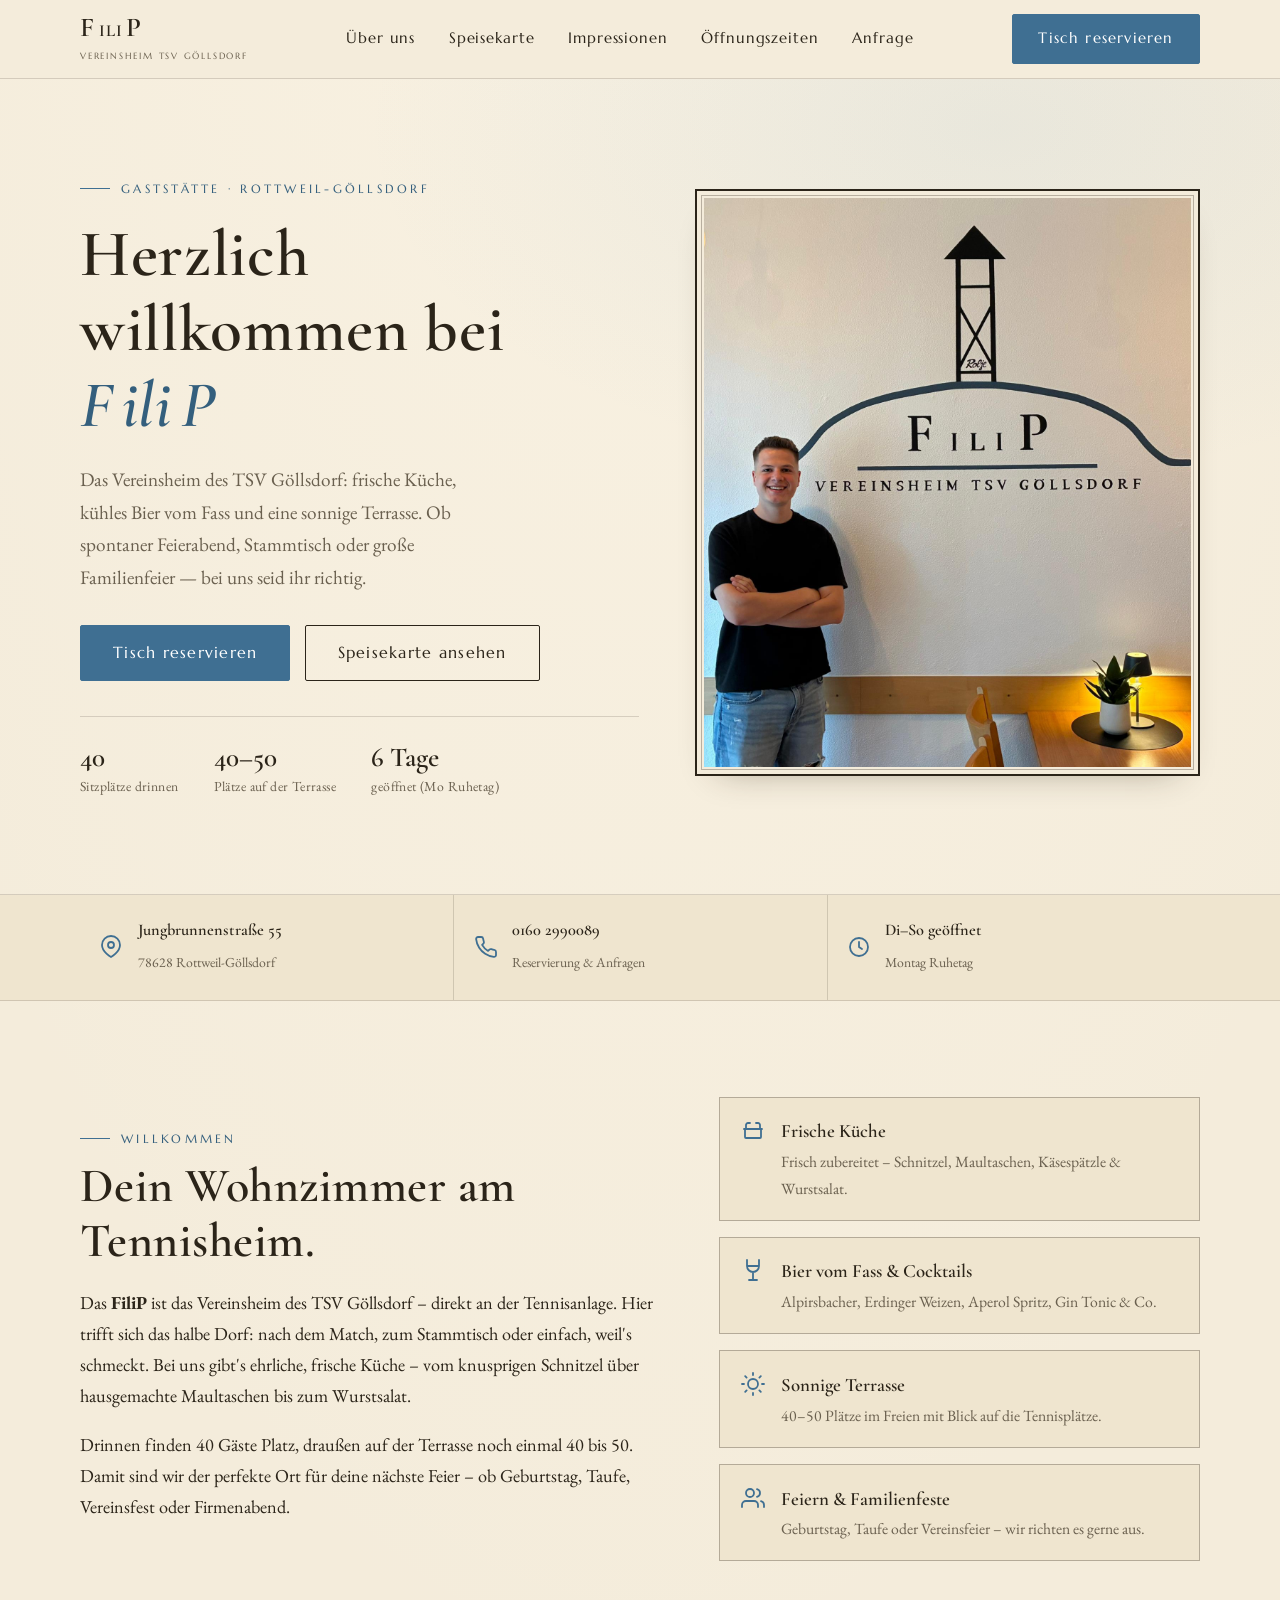
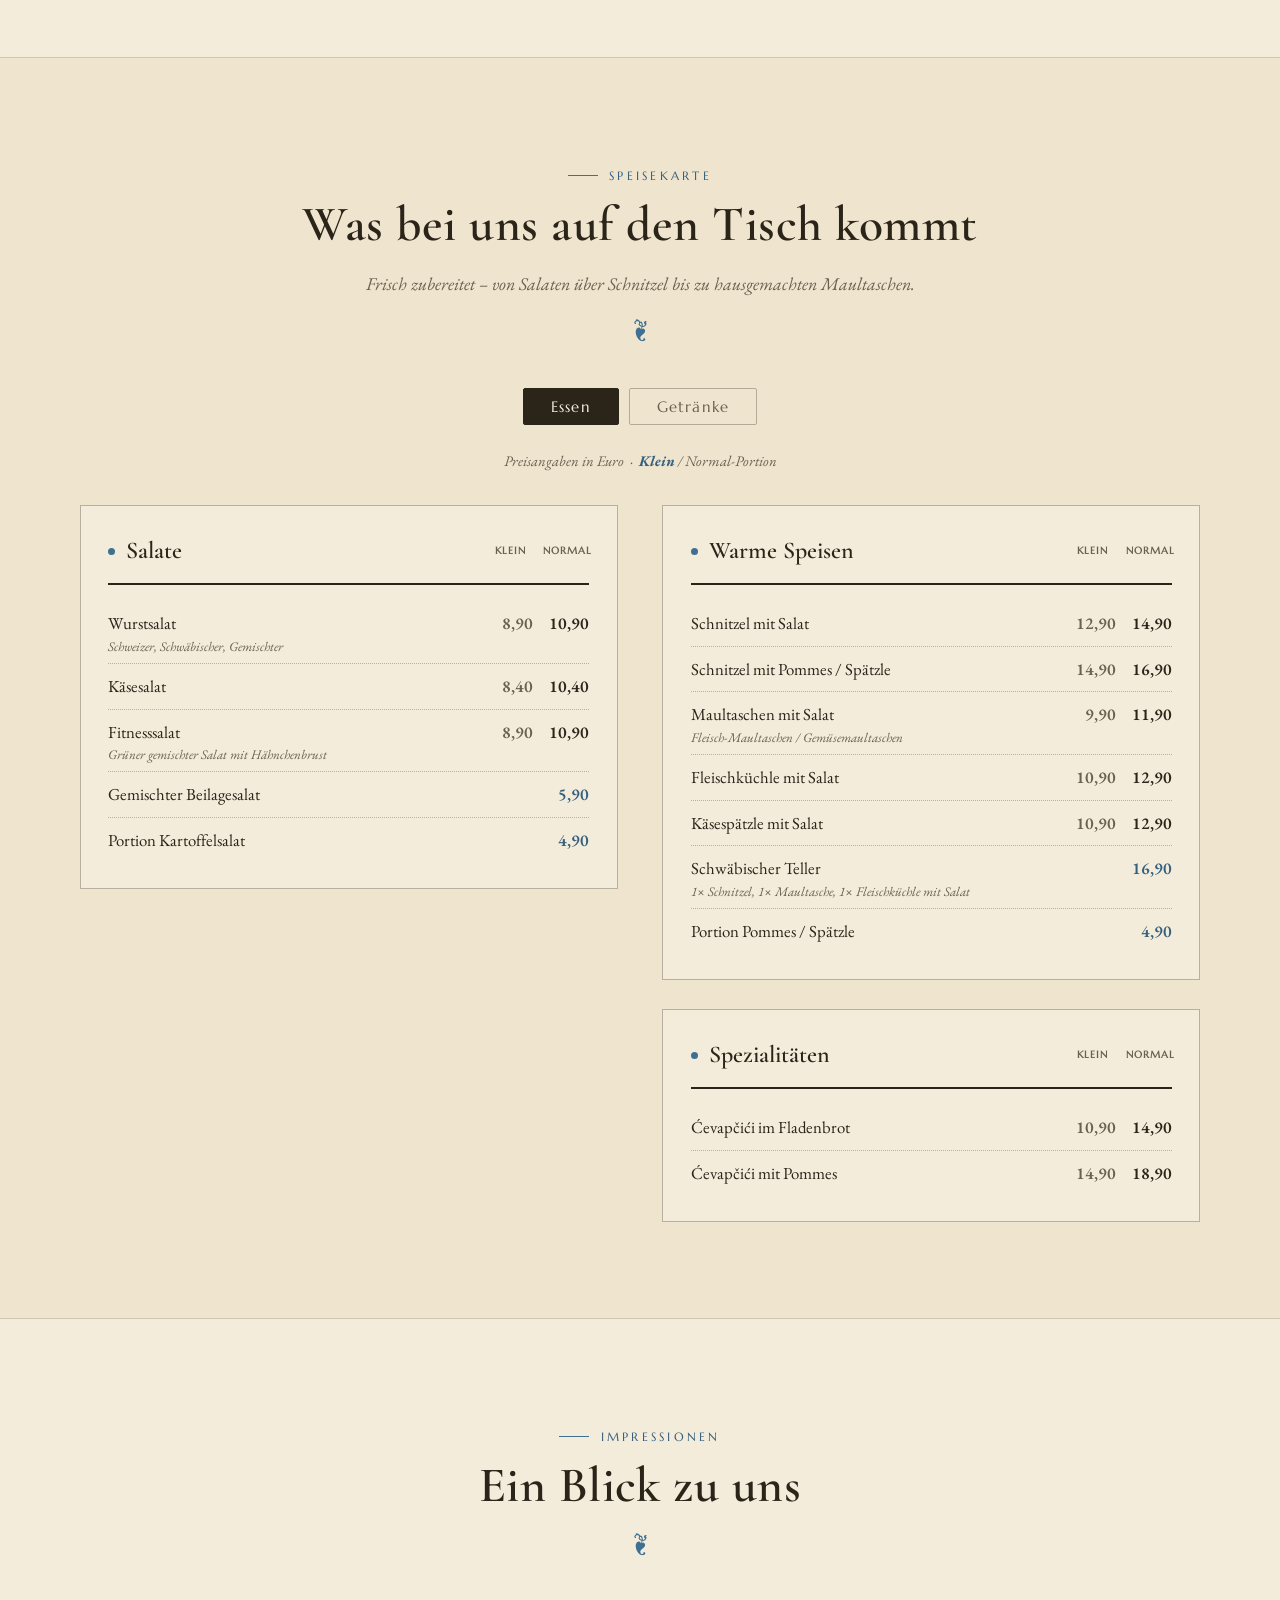
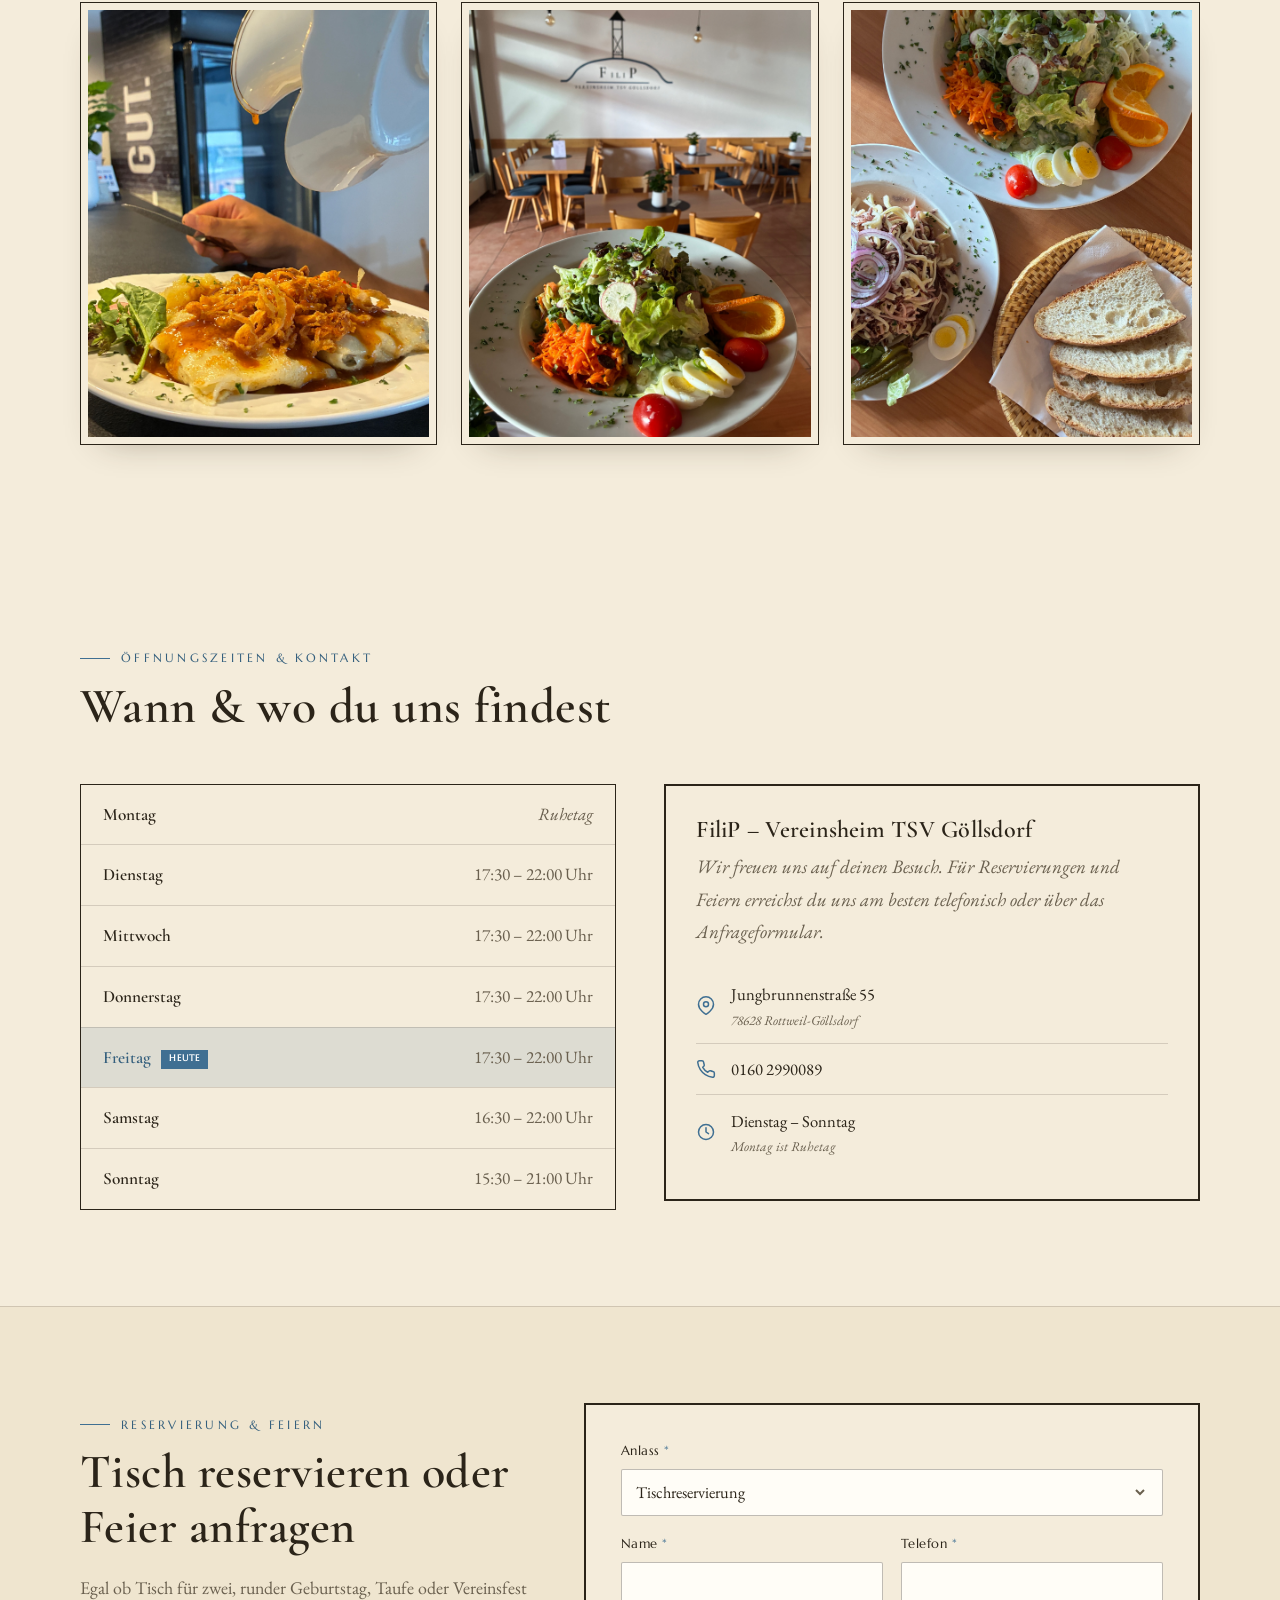
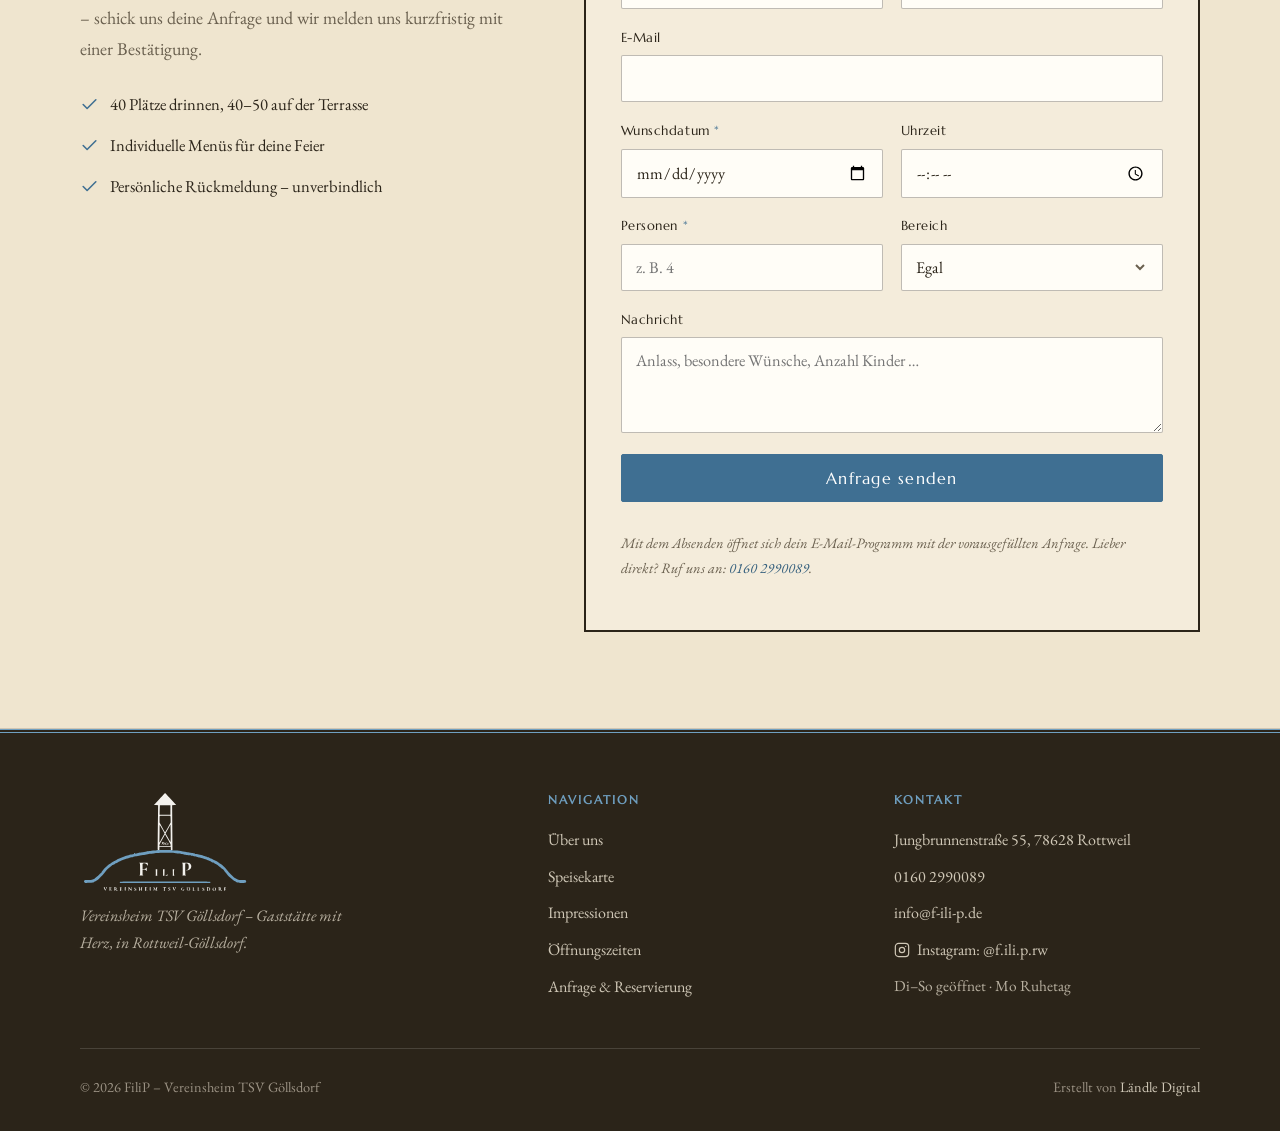
<file: index-34.html>
<!DOCTYPE html>
<html lang="de">
<head>
<meta charset="UTF-8" />
<meta name="viewport" content="width=device-width, initial-scale=1.0" />
<title>FiliP · Vereinsheim TSV Göllsdorf – Gaststätte in Rottweil</title>
<meta name="description" content="FiliP – Vereinsheim TSV Göllsdorf in Rottweil. Frische Küche, Schnitzel, Maultaschen & Wurstsalat, gemütliche Terrasse. Jetzt Tisch reservieren oder Feier, Taufe & Familienfest anfragen. Jungbrunnenstraße 55, 78628 Rottweil." />
<meta name="robots" content="noindex" />
<meta property="og:title" content="FiliP · Vereinsheim TSV Göllsdorf" />
<meta property="og:description" content="Gaststätte in Rottweil-Göllsdorf. Speisekarte ansehen, Tisch reservieren & Feiern anfragen." />
<meta property="og:type" content="restaurant" />
<meta property="og:image" content="logo.svg" />
<link rel="icon" href="data:image/svg+xml,%3Csvg xmlns='http://www.w3.org/2000/svg' viewBox='0 0 100 100'%3E%3Crect width='100' height='100' rx='22' fill='%23f4ecdb'/%3E%3Cpolygon points='38,46 62,46 50,30' fill='%232b2419'/%3E%3Crect x='40' y='46' width='4' height='30' fill='%232b2419'/%3E%3Crect x='56' y='46' width='4' height='30' fill='%232b2419'/%3E%3Cpath d='M22 84 Q50 66 78 84' fill='none' stroke='%233f6f92' stroke-width='4'/%3E%3C/svg%3E" />
<link rel="preconnect" href="https://fonts.googleapis.com" />
<link rel="preconnect" href="https://fonts.gstatic.com" crossorigin />
<link href="https://fonts.googleapis.com/css2?family=Cormorant+Garamond:wght@500;600;700&family=EB+Garamond:wght@400;500;600&family=Marcellus&display=swap" rel="stylesheet" />
<link rel="stylesheet" href="style.css?v=7" />
</head>
<body>

<!-- ============================ TOPBAR ============================ -->
<header class="topbar" id="topbar">
  <div class="shell topbar__inner">
    <a href="#top" class="brand" aria-label="FiliP – Startseite">
      <span>
        <span class="brand__word">F<span class="sm">ILI</span>P</span>
        <span class="brand__sub">Vereinsheim TSV Göllsdorf</span>
      </span>
    </a>
    <nav class="topbar__nav" aria-label="Hauptnavigation">
      <a href="#ueber">Über uns</a>
      <a href="#speisekarte">Speisekarte</a>
      <a href="#impressionen">Impressionen</a>
      <a href="#oeffnungszeiten">Öffnungszeiten</a>
      <a href="#anfrage">Anfrage</a>
    </nav>
    <div class="topbar__actions">
      <a href="#anfrage" class="btn btn--primary">Tisch reservieren</a>
    </div>
    <button class="burger" id="burger" aria-label="Menü öffnen" aria-expanded="false"><span></span><span></span><span></span></button>
  </div>
  <div class="topbar__mobile" id="topbarMobile">
    <a href="#ueber">Über uns</a>
    <a href="#speisekarte">Speisekarte</a>
    <a href="#impressionen">Impressionen</a>
    <a href="#oeffnungszeiten">Öffnungszeiten</a>
    <a href="#anfrage">Anfrage</a>
    <a href="#anfrage" class="btn btn--primary btn--block">Tisch reservieren</a>
  </div>
</header>

<main id="top">

<!-- ============================ HERO ============================ -->
<section class="hero">
  <div class="hero__bg" aria-hidden="true"></div>
  <div class="shell hero__inner">
    <div class="hero__lead reveal">
      <span class="eyebrow">Gaststätte · Rottweil-Göllsdorf</span>
      <h1 class="hero__title">Herzlich willkommen bei <span class="grad">F<span class="wm">ili</span>P</span></h1>
      <p class="hero__sub">Das Vereinsheim des TSV Göllsdorf: frische Küche, kühles Bier vom Fass und eine sonnige Terrasse. Ob spontaner Feierabend, Stammtisch oder große Familienfeier — bei uns seid ihr richtig.</p>
      <div class="hero__cta">
        <a href="#anfrage" class="btn btn--primary btn--lg">Tisch reservieren</a>
        <a href="#speisekarte" class="btn btn--ghost btn--lg">Speisekarte ansehen</a>
      </div>
      <div class="hero__meta">
        <div><b>40</b><span>Sitzplätze drinnen</span></div>
        <div><b>40–50</b><span>Plätze auf der Terrasse</span></div>
        <div><b>6&nbsp;Tage</b><span>geöffnet (Mo Ruhetag)</span></div>
      </div>
    </div>

    <div class="heroimg reveal">
      <img src="hero.jpg" alt="FiliP – Vereinsheim TSV Göllsdorf · Wandlogo im Lokal" loading="eager" />
    </div>
  </div>
</section>

<!-- ============================ INFO STRIP ============================ -->
<section class="strip">
  <div class="shell strip__inner">
    <div class="strip__item">
      <svg viewBox="0 0 24 24" fill="none" stroke="currentColor" stroke-width="1.8" stroke-linecap="round" stroke-linejoin="round"><path d="M21 10c0 7-9 12-9 12s-9-5-9-12a9 9 0 0 1 18 0z"/><circle cx="12" cy="10" r="3"/></svg>
      <div><b>Jungbrunnenstraße 55</b><span>78628 Rottweil-Göllsdorf</span></div>
    </div>
    <div class="strip__item">
      <svg viewBox="0 0 24 24" fill="none" stroke="currentColor" stroke-width="1.8" stroke-linecap="round" stroke-linejoin="round"><path d="M22 16.92v3a2 2 0 0 1-2.18 2 19.79 19.79 0 0 1-8.63-3.07 19.5 19.5 0 0 1-6-6 19.79 19.79 0 0 1-3.07-8.67A2 2 0 0 1 4.11 2h3a2 2 0 0 1 2 1.72c.13.96.36 1.9.7 2.81a2 2 0 0 1-.45 2.11L8.09 9.91a16 16 0 0 0 6 6l1.27-1.27a2 2 0 0 1 2.11-.45c.9.34 1.85.57 2.81.7A2 2 0 0 1 22 16.92z"/></svg>
      <div><b><a href="tel:+491602990089">0160 2990089</a></b><span>Reservierung & Anfragen</span></div>
    </div>
    <div class="strip__item">
      <svg viewBox="0 0 24 24" fill="none" stroke="currentColor" stroke-width="1.8" stroke-linecap="round" stroke-linejoin="round"><circle cx="12" cy="12" r="9"/><path d="M12 7v5l3 2"/></svg>
      <div><b>Di–So geöffnet</b><span>Montag Ruhetag</span></div>
    </div>
  </div>
</section>

<!-- ============================ ÜBER UNS ============================ -->
<section class="section" id="ueber">
  <div class="shell about__grid">
    <div class="about reveal">
      <span class="eyebrow">Willkommen</span>
      <h2>Dein Wohnzimmer am Tennisheim.</h2>
      <p>Das <b>FiliP</b> ist das Vereinsheim des TSV Göllsdorf – direkt an der Tennisanlage. Hier trifft sich das halbe Dorf: nach dem Match, zum Stammtisch oder einfach, weil's schmeckt. Bei uns gibt's ehrliche, frische Küche – vom knusprigen Schnitzel über hausgemachte Maultaschen bis zum Wurstsalat.</p>
      <p>Drinnen finden 40 Gäste Platz, draußen auf der Terrasse noch einmal 40 bis 50. Damit sind wir der perfekte Ort für deine nächste Feier – ob Geburtstag, Taufe, Vereinsfest oder Firmenabend.</p>
    </div>
    <div class="feature reveal">
      <div class="feature__item">
        <svg viewBox="0 0 24 24" fill="none" stroke="currentColor" stroke-width="1.8" stroke-linecap="round" stroke-linejoin="round"><path d="M3 11h18M5 11V7a2 2 0 0 1 2-2h2M19 11V7a2 2 0 0 0-2-2h-2M4 11v8a1 1 0 0 0 1 1h14a1 1 0 0 0 1-1v-8"/></svg>
        <div><b>Frische Küche</b><p>Frisch zubereitet – Schnitzel, Maultaschen, Käsespätzle & Wurstsalat.</p></div>
      </div>
      <div class="feature__item">
        <svg viewBox="0 0 24 24" fill="none" stroke="currentColor" stroke-width="1.8" stroke-linecap="round" stroke-linejoin="round"><path d="M6 2v6a6 6 0 0 0 12 0V2M6 8h12M8 22h8M12 14v8"/></svg>
        <div><b>Bier vom Fass & Cocktails</b><p>Alpirsbacher, Erdinger Weizen, Aperol Spritz, Gin Tonic & Co.</p></div>
      </div>
      <div class="feature__item">
        <svg viewBox="0 0 24 24" fill="none" stroke="currentColor" stroke-width="1.8" stroke-linecap="round" stroke-linejoin="round"><circle cx="12" cy="12" r="5"/><path d="M12 1v2M12 21v2M4.2 4.2l1.4 1.4M18.4 18.4l1.4 1.4M1 12h2M21 12h2M4.2 19.8l1.4-1.4M18.4 5.6l1.4-1.4"/></svg>
        <div><b>Sonnige Terrasse</b><p>40–50 Plätze im Freien mit Blick auf die Tennisplätze.</p></div>
      </div>
      <div class="feature__item">
        <svg viewBox="0 0 24 24" fill="none" stroke="currentColor" stroke-width="1.8" stroke-linecap="round" stroke-linejoin="round"><path d="M17 21v-2a4 4 0 0 0-4-4H5a4 4 0 0 0-4 4v2"/><circle cx="9" cy="7" r="4"/><path d="M23 21v-2a4 4 0 0 0-3-3.87M16 3.13a4 4 0 0 1 0 7.75"/></svg>
        <div><b>Feiern & Familienfeste</b><p>Geburtstag, Taufe oder Vereinsfeier – wir richten es gerne aus.</p></div>
      </div>
    </div>
  </div>
</section>

<!-- ============================ SPEISEKARTE ============================ -->
<section class="section section--alt" id="speisekarte">
  <div class="shell">
    <div class="section__head section__head--center reveal">
      <span class="eyebrow">Speisekarte</span>
      <h2>Was bei uns auf den Tisch kommt</h2>
      <p class="section__lead">Frisch zubereitet – von Salaten über Schnitzel bis zu hausgemachten Maultaschen.</p>
    </div>

    <div class="menu__tabs reveal" role="tablist">
      <button class="menu__tab is-active" data-tab="essen" role="tab">Essen</button>
      <button class="menu__tab" data-tab="getraenke" role="tab">Getränke</button>
    </div>

    <!-- ESSEN -->
    <div class="menu__panel is-active" data-panel="essen">
      <p class="menu__legend">Preisangaben in Euro &nbsp;·&nbsp; <b style="color:var(--blue-2)">Klein</b> / Normal-Portion</p>
      <div class="menu__cols reveal">

        <div class="card">
          <div class="card__title"><span class="dot"></span>Salate<span class="head"><span>Klein</span><span>Normal</span></span></div>
          <div class="row"><span class="row__name">Wurstsalat<small>Schweizer, Schwäbischer, Gemischter</small></span><span class="row__price is-muted">8,90</span><span class="row__price">10,90</span></div>
          <div class="row"><span class="row__name">Käsesalat</span><span class="row__price is-muted">8,40</span><span class="row__price">10,40</span></div>
          <div class="row"><span class="row__name">Fitnesssalat<small>Grüner gemischter Salat mit Hähnchenbrust</small></span><span class="row__price is-muted">8,90</span><span class="row__price">10,90</span></div>
          <div class="row row--single"><span class="row__name">Gemischter Beilagesalat</span><span class="row__price">5,90</span></div>
          <div class="row row--single"><span class="row__name">Portion Kartoffelsalat</span><span class="row__price">4,90</span></div>
        </div>

        <div class="card">
          <div class="card__title"><span class="dot"></span>Warme Speisen<span class="head"><span>Klein</span><span>Normal</span></span></div>
          <div class="row"><span class="row__name">Schnitzel mit Salat</span><span class="row__price is-muted">12,90</span><span class="row__price">14,90</span></div>
          <div class="row"><span class="row__name">Schnitzel mit Pommes / Spätzle</span><span class="row__price is-muted">14,90</span><span class="row__price">16,90</span></div>
          <div class="row"><span class="row__name">Maultaschen mit Salat<small>Fleisch-Maultaschen / Gemüsemaultaschen</small></span><span class="row__price is-muted">9,90</span><span class="row__price">11,90</span></div>
          <div class="row"><span class="row__name">Fleischküchle mit Salat</span><span class="row__price is-muted">10,90</span><span class="row__price">12,90</span></div>
          <div class="row"><span class="row__name">Käsespätzle mit Salat</span><span class="row__price is-muted">10,90</span><span class="row__price">12,90</span></div>
          <div class="row row--single"><span class="row__name">Schwäbischer Teller<small>1× Schnitzel, 1× Maultasche, 1× Fleischküchle mit Salat</small></span><span class="row__price">16,90</span></div>
          <div class="row row--single"><span class="row__name">Portion Pommes / Spätzle</span><span class="row__price">4,90</span></div>
        </div>

        <div class="card">
          <div class="card__title"><span class="dot"></span>Spezialitäten<span class="head"><span>Klein</span><span>Normal</span></span></div>
          <div class="row"><span class="row__name">Ćevapčići im Fladenbrot</span><span class="row__price is-muted">10,90</span><span class="row__price">14,90</span></div>
          <div class="row"><span class="row__name">Ćevapčići mit Pommes</span><span class="row__price is-muted">14,90</span><span class="row__price">18,90</span></div>
        </div>
      </div>
    </div>

    <!-- GETRÄNKE -->
    <div class="menu__panel" data-panel="getraenke">
      <p class="menu__legend">Preisangaben in Euro &nbsp;·&nbsp; Gläser in den angegebenen Größen</p>
      <div class="menu__cols reveal">

        <div class="card">
          <div class="card__title"><span class="dot"></span>Bier<span class="head"><span>0,3l</span><span>0,5l</span></span></div>
          <div class="row"><span class="row__name">Alpirsbacher Pils / Spezial</span><span class="row__price is-muted">3,20</span><span class="row__price">3,70</span></div>
          <div class="row"><span class="row__name">Erdinger Weizen / Colaweizen</span><span class="row__price is-muted">3,40</span><span class="row__price">3,90</span></div>
          <div class="row"><span class="row__name">Radler</span><span class="row__price is-muted">3,20</span><span class="row__price">3,70</span></div>
          <div class="row"><span class="row__name">Alkoholfreies Bier</span><span class="row__price is-muted">3,20</span><span class="row__price">—</span></div>
          <div class="row"><span class="row__name">Alkoholfreies Weizen</span><span class="row__price is-muted">—</span><span class="row__price">3,90</span></div>
        </div>

        <div class="card">
          <div class="card__title"><span class="dot"></span>Softdrinks<span class="head"><span>0,2l</span><span>0,4l</span></span></div>
          <div class="row"><span class="row__name">Softdrinks<small>Coca Cola (Zero) / Fanta / Spezi / Sprite / Iso Sport</small></span><span class="row__price is-muted">3,10</span><span class="row__price">3,60</span></div>
          <div class="row"><span class="row__name">Wasser<small>Still, Medium, Classic</small></span><span class="row__price is-muted">2,70</span><span class="row__price">3,20</span></div>
          <div class="row row--single"><span class="row__name">Wasser Flasche 0,75l<small>Still, Medium, Classic</small></span><span class="row__price">4,90</span></div>
          <div class="row row--single"><span class="row__name">Red Bull 0,25l</span><span class="row__price">3,50</span></div>
          <div class="row row--single"><span class="row__name">Alpirsbacher Klostergarten 0,33l<small>Johannisbeere, Apfel, Birne-Ingwer</small></span><span class="row__price">3,30</span></div>
          <div class="row row--single"><span class="row__name">Cedevita 0,3l</span><span class="row__price">3,30</span></div>
        </div>

        <div class="card">
          <div class="card__title"><span class="dot"></span>Spirituosen & Longdrinks<span class="head"><span>1/8</span><span>1/4</span></span></div>
          <div class="row"><span class="row__name">Weißwein / Rotwein / Roséwein</span><span class="row__price is-muted">3,60</span><span class="row__price">4,60</span></div>
          <div class="row"><span class="row__name">Schorle</span><span class="row__price is-muted">—</span><span class="row__price">3,50</span></div>
          <div class="row"><span class="row__name">Aperol Spritz / Limoncello Spritz</span><span class="row__price is-muted">—</span><span class="row__price">7,00</span></div>
          <div class="row"><span class="row__name">Vodka Bull</span><span class="row__price is-muted">—</span><span class="row__price">7,00</span></div>
          <div class="row"><span class="row__name">Schnaps / Shots</span><span class="row__price is-muted">—</span><span class="row__price">2,50</span></div>
        </div>
      </div>
    </div>
  </div>
</section>

<!-- ============================ IMPRESSIONEN ============================ -->
<section class="section" id="impressionen">
  <div class="shell">
    <div class="section__head section__head--center reveal">
      <span class="eyebrow">Impressionen</span>
      <h2>Ein Blick zu uns</h2>
    </div>
    <div class="gallery reveal">
      <figure class="gitem"><img src="bild-1.jpg" alt="Maultaschen mit Röstzwiebeln und Bratensoße" loading="lazy" /></figure>
      <figure class="gitem"><img src="bild-2.jpg" alt="Frischer Fitnesssalat mit Blick in den Gastraum" loading="lazy" /></figure>
      <figure class="gitem"><img src="bild-3.jpg" alt="Salatteller mit frischem Brot" loading="lazy" /></figure>
    </div>
  </div>
</section>

<!-- ============================ ÖFFNUNGSZEITEN ============================ -->
<section class="section" id="oeffnungszeiten">
  <div class="shell">
    <div class="section__head reveal">
      <span class="eyebrow">Öffnungszeiten & Kontakt</span>
      <h2>Wann & wo du uns findest</h2>
    </div>
    <div class="hours__grid">
      <div class="hours__table reveal">
        <div class="hours__row" data-day="mo"><span class="hours__day">Montag</span><span class="hours__time closed">Ruhetag</span></div>
        <div class="hours__row" data-day="di"><span class="hours__day">Dienstag</span><span class="hours__time">17:30 – 22:00 Uhr</span></div>
        <div class="hours__row" data-day="mi"><span class="hours__day">Mittwoch</span><span class="hours__time">17:30 – 22:00 Uhr</span></div>
        <div class="hours__row" data-day="do"><span class="hours__day">Donnerstag</span><span class="hours__time">17:30 – 22:00 Uhr</span></div>
        <div class="hours__row" data-day="fr"><span class="hours__day">Freitag</span><span class="hours__time">17:30 – 22:00 Uhr</span></div>
        <div class="hours__row" data-day="sa"><span class="hours__day">Samstag</span><span class="hours__time">16:30 – 22:00 Uhr</span></div>
        <div class="hours__row" data-day="so"><span class="hours__day">Sonntag</span><span class="hours__time">15:30 – 21:00 Uhr</span></div>
      </div>
      <aside class="hours__aside reveal">
        <h3>FiliP – Vereinsheim TSV Göllsdorf</h3>
        <p>Wir freuen uns auf deinen Besuch. Für Reservierungen und Feiern erreichst du uns am besten telefonisch oder über das Anfrageformular.</p>
        <div class="contactline">
          <svg viewBox="0 0 24 24" fill="none" stroke="currentColor" stroke-width="1.8" stroke-linecap="round" stroke-linejoin="round"><path d="M21 10c0 7-9 12-9 12s-9-5-9-12a9 9 0 0 1 18 0z"/><circle cx="12" cy="10" r="3"/></svg>
          <span>Jungbrunnenstraße 55<small>78628 Rottweil-Göllsdorf</small></span>
        </div>
        <div class="contactline">
          <svg viewBox="0 0 24 24" fill="none" stroke="currentColor" stroke-width="1.8" stroke-linecap="round" stroke-linejoin="round"><path d="M22 16.92v3a2 2 0 0 1-2.18 2 19.79 19.79 0 0 1-8.63-3.07 19.5 19.5 0 0 1-6-6 19.79 19.79 0 0 1-3.07-8.67A2 2 0 0 1 4.11 2h3a2 2 0 0 1 2 1.72c.13.96.36 1.9.7 2.81a2 2 0 0 1-.45 2.11L8.09 9.91a16 16 0 0 0 6 6l1.27-1.27a2 2 0 0 1 2.11-.45c.9.34 1.85.57 2.81.7A2 2 0 0 1 22 16.92z"/></svg>
          <a href="tel:+491602990089">0160 2990089</a>
        </div>
        <div class="contactline">
          <svg viewBox="0 0 24 24" fill="none" stroke="currentColor" stroke-width="1.8" stroke-linecap="round" stroke-linejoin="round"><circle cx="12" cy="12" r="9"/><path d="M12 7v5l3 2"/></svg>
          <span>Dienstag – Sonntag<small>Montag ist Ruhetag</small></span>
        </div>
      </aside>
    </div>
  </div>
</section>

<!-- ============================ ANFRAGE ============================ -->
<section class="section section--alt" id="anfrage">
  <div class="shell book__grid">
    <div class="book__intro reveal">
      <span class="eyebrow">Reservierung & Feiern</span>
      <h2>Tisch reservieren oder Feier anfragen</h2>
      <p>Egal ob Tisch für zwei, runder Geburtstag, Taufe oder Vereinsfest – schick uns deine Anfrage und wir melden uns kurzfristig mit einer Bestätigung.</p>
      <ul class="book__points">
        <li><svg viewBox="0 0 24 24" fill="none" stroke="currentColor" stroke-width="2" stroke-linecap="round" stroke-linejoin="round"><path d="M20 6 9 17l-5-5"/></svg>40 Plätze drinnen, 40–50 auf der Terrasse</li>
        <li><svg viewBox="0 0 24 24" fill="none" stroke="currentColor" stroke-width="2" stroke-linecap="round" stroke-linejoin="round"><path d="M20 6 9 17l-5-5"/></svg>Individuelle Menüs für deine Feier</li>
        <li><svg viewBox="0 0 24 24" fill="none" stroke="currentColor" stroke-width="2" stroke-linecap="round" stroke-linejoin="round"><path d="M20 6 9 17l-5-5"/></svg>Persönliche Rückmeldung – unverbindlich</li>
      </ul>
    </div>

    <form class="form reveal" id="anfrageForm" novalidate>
      <div class="form__grid">
        <div class="field field--full">
          <label for="f-anlass">Anlass <span class="req">*</span></label>
          <select id="f-anlass" required>
            <option value="Tischreservierung">Tischreservierung</option>
            <option value="Geburtstag">Geburtstag</option>
            <option value="Taufe">Taufe</option>
            <option value="Familienfeier">Familienfeier</option>
            <option value="Firmenfeier">Firmenfeier</option>
            <option value="Vereinsfeier">Vereinsfeier</option>
            <option value="Sonstiges">Sonstiges</option>
          </select>
        </div>
        <div class="field">
          <label for="f-name">Name <span class="req">*</span></label>
          <input id="f-name" type="text" autocomplete="name" required />
        </div>
        <div class="field">
          <label for="f-telefon">Telefon <span class="req">*</span></label>
          <input id="f-telefon" type="tel" autocomplete="tel" required />
        </div>
        <div class="field field--full">
          <label for="f-email">E-Mail</label>
          <input id="f-email" type="email" autocomplete="email" />
        </div>
        <div class="field">
          <label for="f-datum">Wunschdatum <span class="req">*</span></label>
          <input id="f-datum" type="date" required />
        </div>
        <div class="field">
          <label for="f-uhrzeit">Uhrzeit</label>
          <input id="f-uhrzeit" type="time" />
        </div>
        <div class="field">
          <label for="f-personen">Personen <span class="req">*</span></label>
          <input id="f-personen" type="number" min="1" max="120" placeholder="z. B. 4" required />
        </div>
        <div class="field">
          <label for="f-bereich">Bereich</label>
          <select id="f-bereich">
            <option value="Egal">Egal</option>
            <option value="Drinnen">Drinnen</option>
            <option value="Terrasse / Draußen">Terrasse / Draußen</option>
          </select>
        </div>
        <div class="field field--full">
          <label for="f-nachricht">Nachricht</label>
          <textarea id="f-nachricht" placeholder="Anlass, besondere Wünsche, Anzahl Kinder …"></textarea>
        </div>
      </div>
      <div class="form__foot">
        <button type="submit" class="btn btn--primary btn--lg btn--block">Anfrage senden</button>
        <p class="form__hint">Mit dem Absenden öffnet sich dein E-Mail-Programm mit der vorausgefüllten Anfrage. Lieber direkt? Ruf uns an: <a href="tel:+491602990089" style="color:var(--blue-2)">0160 2990089</a>.</p>
        <div class="form__msg form__msg--ok" id="formMsg">Danke! Deine Anfrage ist vorbereitet – bitte sende die geöffnete E-Mail ab. Wir melden uns schnellstmöglich bei dir.</div>
      </div>
    </form>
  </div>
</section>

</main>

<!-- ============================ FOOTER ============================ -->
<footer class="footer">
  <div class="shell">
    <div class="footer__top">
      <div class="footer__brand">
        <svg viewBox="415 494 769 478" class="footer__logo" role="img" aria-label="FiliP – Vereinsheim TSV Göllsdorf"><g transform="translate(0.000000,1600.000000) scale(0.100000,-0.100000)"
fill="#f4f2ee" stroke="none">
<path d="M7746 10607 l-249 -272 93 -3 93 -3 -6 -547 c-6 -456 -11 -1426 -8
-1469 1 -8 15 -13 36 -13 l34 0 3 73 3 72 255 0 255 0 3 -72 3 -73 36 0 36 0
-8 1015 -7 1014 92 3 91 3 -247 270 c-136 149 -250 271 -253 272 -3 1 -118
-120 -255 -270z m494 -502 l0 -215 -239 0 c-150 0 -242 4 -246 10 -3 6 -3 102
1 215 l7 205 238 0 239 0 0 -215z m4 -301 c3 -26 6 -95 6 -153 l0 -106 -80
-145 c-44 -80 -99 -180 -122 -222 -24 -43 -46 -78 -49 -78 -3 0 -60 99 -127
220 l-122 220 0 148 c0 82 3 152 7 155 3 4 113 7 243 7 l237 0 7 -46z m-370
-568 l103 -187 -109 -197 c-60 -108 -114 -201 -120 -207 -7 -7 -9 38 -4 150 3
88 6 270 6 405 0 171 3 241 11 233 5 -5 56 -94 113 -197z m378 -187 c2 -215 0
-393 -3 -395 -4 -2 -57 86 -117 195 l-111 199 85 154 c47 84 94 172 106 196
12 23 25 42 30 42 4 0 9 -176 10 -391z m-130 -262 c119 -216 134 -247 133
-282 0 -19 -7 -20 -255 -20 l-255 0 -3 27 c-2 20 28 84 109 230 62 112 119
215 127 231 7 15 17 27 20 27 4 0 60 -96 124 -213z M7857 8653 c-4 -3 -7 -12
-7 -20 0 -11 4 -11 21 -3 31 17 35 4 7 -22 -14 -13 -29 -34 -33 -48 -7 -23 -6
-24 7 -6 14 17 16 17 46 2 17 -9 36 -16 42 -16 21 0 9 18 -21 33 l-32 15 31 7
c36 7 57 29 48 50 -4 11 -20 15 -54 15 -27 0 -52 -3 -55 -7z m103 -23 c0 -11
-48 -25 -56 -17 -4 3 -3 10 1 16 8 14 55 14 55 1z M8042 8637 c-6 -7 -16 -24
-21 -38 -7 -17 -10 -19 -10 -6 -1 21 -24 22 -45 2 -25 -26 -9 -43 39 -41 24 0
47 5 51 9 5 4 1 5 -9 1 -23 -8 -22 7 4 50 20 34 13 50 -9 23z m-60 -69 c-7 -7
-12 -8 -12 -2 0 14 12 26 19 19 2 -3 -1 -11 -7 -17z M8091 8613 c-23 -22 -23
-23 -4 -23 13 0 23 8 26 22 8 28 7 29 -22 1z M8125 8594 c-14 -15 -25 -23 -25
-19 0 5 -11 -6 -25 -25 -31 -42 -25 -52 9 -14 20 23 28 26 35 15 6 -10 13 -11
27 -2 17 9 17 10 2 11 -24 0 -23 8 4 29 14 12 18 20 10 25 -7 4 -23 -5 -37
-20z M8855 7720 c-66 -4 -110 -7 -99 -8 43 -4 44 -17 42 -293 l-3 -264 -30 -6
c-16 -4 29 -6 100 -6 72 0 116 2 98 4 -17 2 -36 10 -42 17 -11 14 -17 508 -6
526 3 5 25 10 49 10 63 0 98 -40 104 -120 9 -119 -23 -180 -93 -180 -24 0 -34
-4 -29 -11 10 -16 94 -4 143 20 101 52 129 184 55 262 -46 48 -99 57 -289 49z
M6825 7713 c45 -11 45 -13 45 -283 0 -274 0 -273 -50 -283 -14 -2 38 -4 115
-4 79 -1 125 2 105 6 -60 12 -60 12 -60 147 l0 124 38 0 c65 0 111 -19 132
-53 l20 -32 0 90 0 90 -23 -28 c-24 -30 -71 -47 -129 -47 l-38 0 0 120 c0 120
0 121 26 130 40 16 76 12 124 -12 27 -15 50 -35 59 -55 9 -18 19 -33 24 -33 9
0 9 56 1 99 l-6 31 -202 -1 c-110 -1 -192 -4 -181 -6z M7578 7288 c2 -108 0
-143 -10 -149 -8 -5 9 -9 42 -9 33 0 50 4 42 9 -10 6 -12 41 -10 149 l3 142
-35 0 -35 0 3 -142z M7908 7288 c2 -108 0 -143 -10 -149 -7 -5 36 -9 100 -9
112 0 112 0 112 24 0 13 3 33 6 43 4 12 -1 10 -17 -9 -31 -34 -60 -48 -99 -48
l-31 0 3 144 3 144 -35 0 -35 1 3 -141z M8348 7286 c3 -133 2 -145 -15 -149
-10 -3 9 -5 42 -6 41 0 55 2 45 9 -18 11 -27 197 -12 253 l10 37 -36 0 -37 0
3 -144z M8980 6615 c0 -9 5 -15 11 -13 6 2 11 8 11 13 0 5 -5 11 -11 13 -6 2
-11 -4 -11 -13z M9105 6621 c-7 -12 12 -24 25 -16 11 7 4 25 -10 25 -5 0 -11
-4 -15 -9z M7900 6596 c0 -16 3 -17 12 -8 7 7 18 12 26 12 11 0 13 -16 10 -70
l-3 -70 30 0 c22 0 26 3 17 12 -18 18 -16 117 3 124 8 4 21 1 29 -5 13 -11 26
-5 26 13 0 7 -28 11 -75 11 -68 0 -75 -2 -75 -19z M5240 6573 c9 -21 23 -55
31 -75 7 -21 16 -38 19 -38 3 0 22 34 41 75 l35 75 -24 0 c-18 0 -22 -3 -14
-12 10 -14 -13 -88 -27 -88 -11 0 -33 79 -26 90 4 6 -7 10 -24 10 l-29 0 18
-37z M5478 6601 c10 -6 13 -27 10 -75 -3 -61 -1 -66 17 -66 18 0 20 5 17 36
-4 36 -4 37 23 30 20 -5 26 -3 23 6 -3 7 -15 12 -26 10 -19 -3 -22 2 -22 27 0
26 4 31 24 31 13 0 27 -6 29 -12 3 -8 6 -6 6 5 1 14 -8 17 -56 17 -36 0 -53
-4 -45 -9z M5700 6595 c8 -10 11 -36 8 -75 -4 -56 -3 -60 17 -60 18 0 21 5 17
38 l-3 37 36 -42 c34 -39 75 -57 75 -33 0 6 -6 10 -14 10 -8 0 -24 14 -36 31
-20 28 -21 31 -6 48 20 22 20 26 0 45 -9 10 -33 16 -61 16 -39 0 -44 -2 -33
-15z m74 -10 c8 -21 -3 -45 -20 -45 -9 0 -14 11 -14 30 0 32 23 42 34 15z
M5960 6556 c3 -30 2 -64 -2 -75 -6 -18 -3 -21 22 -21 27 0 29 2 19 19 -17 26
-4 55 21 48 12 -3 20 0 20 8 0 8 -9 11 -25 7 -22 -4 -25 -1 -25 22 0 32 25 44
52 27 16 -10 19 -10 16 1 -3 8 -24 14 -54 16 l-50 3 6 -55z M6175 6535 c0 -69
2 -75 21 -75 19 0 20 5 16 60 -3 39 0 65 8 75 11 13 8 15 -16 15 l-29 0 0 -75z
M6339 6601 c10 -6 14 -26 12 -67 -1 -31 -4 -61 -7 -65 -3 -5 3 -9 13 -9 15 0
18 7 15 52 l-3 53 50 -52 c27 -29 55 -53 60 -53 7 0 11 27 11 69 0 46 4 71 13
74 6 3 -1 6 -17 6 -23 1 -27 -2 -18 -11 14 -14 16 -88 3 -88 -5 0 -28 23 -51
50 -31 37 -49 50 -68 50 -20 0 -23 -3 -13 -9z M6622 6598 c-20 -20 -14 -46 19
-70 22 -17 29 -29 26 -45 -5 -25 3 -29 21 -11 21 21 13 46 -22 73 -21 16 -33
32 -29 41 7 19 33 18 50 -3 13 -17 14 -17 11 2 -4 24 -56 33 -76 13z M6808
6601 c10 -6 13 -27 10 -75 -3 -61 -1 -66 17 -66 18 0 20 5 17 35 -4 34 -4 35
32 35 41 0 56 -21 37 -51 -10 -17 -8 -19 12 -19 22 0 23 3 20 56 -2 30 2 64 7
75 10 17 7 19 -20 19 -28 0 -30 -2 -20 -21 18 -32 5 -49 -36 -49 -36 0 -36 1
-32 35 4 33 2 35 -27 35 -20 0 -26 -3 -17 -9z M7090 6595 c7 -9 11 -37 8 -75
l-3 -60 30 1 c17 0 24 3 18 6 -7 2 -13 18 -13 35 0 25 3 29 20 25 12 -3 20 0
20 8 0 8 -8 11 -20 8 -17 -5 -20 0 -20 26 0 23 5 31 18 31 10 0 23 -5 30 -12
9 -9 12 -8 12 5 0 14 -10 17 -56 17 -48 0 -55 -2 -44 -15z M7305 6535 c0 -68
2 -75 20 -75 18 0 20 5 17 66 -3 48 0 69 10 75 9 6 3 9 -17 9 l-30 0 0 -75z
M7478 6598 c7 -7 12 -20 12 -30 0 -10 4 -18 9 -18 5 0 17 -20 27 -45 9 -25 19
-45 23 -45 3 0 15 21 26 48 l19 47 7 -34 c4 -19 5 -40 2 -48 -4 -9 4 -13 23
-13 22 0 25 3 16 12 -7 7 -12 35 -12 63 0 28 5 56 12 63 9 9 6 12 -13 12 -21
0 -28 -8 -43 -50 -10 -27 -21 -50 -26 -50 -4 0 -17 23 -28 50 -16 39 -26 50
-43 50 -18 0 -20 -3 -11 -12z M8156 6591 c-21 -23 -14 -41 25 -70 21 -16 29
-29 26 -42 -7 -25 9 -25 23 0 14 28 14 28 -26 65 -21 19 -34 39 -30 45 11 17
34 13 45 -6 9 -16 10 -16 11 5 0 18 -6 22 -28 22 -16 0 -36 -8 -46 -19z M8374
6535 c17 -41 33 -75 36 -75 3 0 22 34 41 75 l35 75 -24 0 c-18 0 -22 -3 -14
-12 10 -14 -13 -88 -27 -88 -11 0 -33 79 -26 90 4 6 -7 10 -23 10 l-30 0 32
-75z M8755 6587 c-59 -50 -25 -130 54 -130 48 0 46 -1 54 41 6 30 5 32 -20 32
-21 0 -24 -3 -15 -12 18 -18 15 -36 -8 -48 -46 -25 -84 76 -42 113 24 22 58
22 72 0 10 -16 10 -16 8 2 -5 31 -68 33 -103 2z M9002 6587 c-48 -51 -16 -128
52 -130 73 -2 111 78 61 128 -32 33 -83 34 -113 2z m88 -6 c18 -35 12 -99 -10
-111 -45 -24 -88 48 -61 106 13 30 56 33 71 5z M9248 6601 c10 -6 13 -27 10
-75 l-3 -66 51 0 c40 0 53 4 59 18 5 14 4 15 -6 5 -7 -7 -26 -13 -41 -13 -28
0 -28 1 -28 64 0 42 4 66 13 69 6 3 -6 6 -28 6 -26 0 -35 -2 -27 -8z M9468
6601 c10 -6 13 -27 10 -75 l-3 -66 53 0 c28 0 52 4 52 8 0 4 -16 6 -35 4 l-35
-4 0 65 c0 43 4 67 13 70 6 3 -6 6 -28 6 -26 0 -35 -2 -27 -8z M9702 6598
c-20 -20 -14 -46 19 -70 22 -17 29 -29 26 -45 -5 -25 3 -29 21 -11 20 20 13
43 -24 76 -35 31 -38 52 -7 52 9 0 22 -8 30 -17 13 -17 14 -17 11 2 -4 24 -56
33 -76 13z M9888 6601 c10 -6 13 -27 10 -75 l-3 -66 30 1 c17 0 24 3 18 6 -9
3 -13 27 -13 69 0 57 2 64 20 64 65 0 82 -111 20 -133 -10 -4 -9 -6 6 -6 30
-1 64 40 64 76 0 47 -38 73 -109 73 -35 0 -51 -4 -43 -9z M10178 6596 c-25
-19 -39 -62 -29 -89 13 -34 36 -49 76 -50 53 -1 80 32 76 95 -3 46 -83 75
-123 44z m76 -18 c29 -41 12 -118 -25 -118 -23 0 -49 42 -49 78 0 61 43 84 74
40z M10420 6595 c8 -10 11 -36 8 -75 -4 -56 -3 -60 17 -60 18 0 21 5 17 38
l-3 37 36 -42 c34 -39 75 -57 75 -33 0 6 -6 10 -14 10 -8 0 -24 14 -36 31 -20
28 -21 31 -6 48 20 22 20 26 0 45 -9 10 -33 16 -61 16 -39 0 -44 -2 -33 -15z
m74 -10 c8 -21 -3 -45 -20 -45 -9 0 -14 11 -14 30 0 32 23 42 34 15z M10675
6535 c0 -69 2 -75 20 -75 18 0 20 5 17 36 -4 35 -3 37 22 32 17 -3 26 -1 26 7
0 8 -9 10 -25 7 -22 -4 -25 -1 -25 22 0 32 25 44 52 27 16 -10 19 -10 16 1 -3
8 -24 14 -54 16 l-49 3 0 -76z M7478 6501 c-2 -28 0 -41 9 -41 8 0 10 12 6 38
-8 50 -10 50 -15 3z M6600 6491 c0 -13 29 -41 42 -41 7 0 1 11 -12 25 -26 27
-30 30 -30 16z M8140 6481 c0 -11 9 -21 22 -24 28 -8 29 -6 1 20 -21 20 -23
21 -23 4z M9680 6493 c0 -15 28 -43 43 -43 7 0 6 5 -3 13 -8 6 -20 19 -27 27
-8 9 -12 11 -13 3z M5560 6473 c-24 -12 -24 -13 -3 -13 12 0 25 5 28 11 11 16
2 17 -25 2z M7176 6475 c-16 -12 -17 -15 -4 -15 9 0 18 7 22 15 7 18 6 18 -18
0z M6040 6470 c-13 -8 -12 -10 3 -10 9 0 17 5 17 10 0 12 -1 12 -20 0z"/>
</g><g transform="translate(0.000000,1600.000000) scale(0.100000,-0.100000)"
fill="#6f9fc0" stroke="none">
<path d="M7620 8291 c0 -4 -51 -11 -112 -14 -62 -3 -165 -16 -228 -27 -63 -12
-128 -23 -145 -25 -30 -3 -98 -15 -235 -40 -41 -7 -115 -21 -164 -29 -49 -9
-92 -19 -95 -23 -7 -9 -6 -9 -107 -22 -82 -10 -303 -70 -352 -95 -15 -7 -42
-17 -59 -21 -18 -3 -35 -11 -38 -16 -4 -5 -13 -9 -22 -9 -9 0 -35 -9 -57 -19
-23 -11 -72 -33 -109 -50 -38 -17 -75 -38 -83 -46 -9 -8 -23 -15 -32 -15 -19
0 -216 -111 -241 -135 -9 -9 -43 -33 -77 -54 -53 -34 -199 -172 -262 -248 -48
-60 -81 -109 -82 -120 0 -7 -4 -13 -9 -13 -6 0 -45 -35 -88 -78 -43 -42 -100
-95 -128 -117 -27 -22 -62 -50 -76 -63 -15 -14 -57 -35 -94 -48 -60 -21 -86
-24 -216 -24 -141 0 -149 -1 -163 -22 -23 -32 -20 -56 12 -83 27 -24 29 -25
187 -21 167 4 255 22 255 52 0 8 10 14 23 14 22 0 136 77 187 125 127 122 203
204 260 280 78 104 155 179 256 253 40 29 74 59 78 67 3 8 14 15 24 15 23 0
104 44 122 65 7 8 18 15 24 15 7 0 50 20 96 45 46 25 89 45 97 45 7 0 22 9 34
21 12 12 35 23 53 26 17 2 44 13 59 24 16 11 46 22 69 25 22 2 46 8 52 13 6 5
24 12 40 15 31 6 91 23 121 36 11 4 47 13 80 20 33 6 69 15 80 19 11 5 63 16
115 24 52 9 142 26 200 37 58 11 121 23 140 25 39 6 131 22 200 35 25 5 70 12
100 15 30 3 91 12 135 20 44 7 125 19 180 24 123 14 637 14 737 2 40 -6 93
-12 118 -14 25 -3 88 -12 140 -20 52 -9 120 -18 150 -22 31 -3 70 -9 88 -14
18 -6 36 -10 40 -10 7 -1 29 -5 97 -16 17 -3 62 -10 100 -16 39 -6 79 -12 90
-15 11 -2 67 -13 125 -25 58 -11 119 -24 136 -30 17 -5 69 -18 115 -28 46 -11
118 -31 159 -45 41 -15 93 -29 115 -33 22 -3 45 -12 50 -19 6 -7 29 -18 53
-24 23 -6 42 -14 42 -19 0 -4 19 -14 43 -21 23 -8 49 -19 57 -26 27 -21 78
-44 100 -44 11 0 20 -4 20 -8 0 -5 12 -15 28 -23 15 -7 52 -29 82 -49 30 -19
62 -36 70 -38 8 -2 16 -8 18 -13 2 -5 38 -33 80 -63 42 -31 96 -73 120 -96 24
-22 46 -40 51 -40 4 0 13 -11 19 -24 6 -14 18 -33 26 -43 121 -149 168 -201
247 -275 117 -108 196 -167 232 -175 15 -3 27 -10 27 -15 0 -15 66 -38 109
-38 22 0 43 -5 46 -10 4 -6 58 -10 136 -9 112 2 133 5 155 21 28 23 32 68 8
92 -13 13 -42 16 -165 16 -141 0 -154 2 -207 26 -60 27 -68 32 -117 64 -63 41
-260 232 -310 300 -113 155 -270 308 -357 347 -21 9 -38 20 -38 24 0 11 -122
86 -215 132 -11 6 -27 14 -35 18 -21 11 -98 48 -140 67 -19 8 -51 23 -71 34
-20 10 -47 18 -59 18 -12 0 -28 7 -36 15 -9 8 -24 15 -34 15 -10 0 -51 13 -92
29 -103 41 -306 91 -372 91 -33 0 -56 4 -56 11 0 5 -4 7 -10 4 -5 -3 -10 -1
-10 4 0 6 -9 11 -20 11 -12 0 -53 6 -93 14 -40 8 -101 19 -137 25 -36 6 -117
20 -180 31 -125 22 -260 44 -355 59 -35 5 -67 5 -77 0 -19 -10 -131 0 -136 12
-5 12 -712 12 -712 0z M5967 6862 c-17 -19 -23 -51 -9 -53 20 -4 4059 -5 4075
-1 22 6 22 34 -1 55 -17 16 -173 17 -2034 17 -1939 0 -2016 -1 -2031 -18z"/>
</g></svg>
        <p>Vereinsheim TSV Göllsdorf – Gaststätte mit Herz, in Rottweil-Göllsdorf.</p>
      </div>
      <div>
        <h4>Navigation</h4>
        <div class="footer__links">
          <a href="#ueber">Über uns</a>
          <a href="#speisekarte">Speisekarte</a>
          <a href="#impressionen">Impressionen</a>
          <a href="#oeffnungszeiten">Öffnungszeiten</a>
          <a href="#anfrage">Anfrage & Reservierung</a>
        </div>
      </div>
      <div>
        <h4>Kontakt</h4>
        <div class="footer__links">
          <a href="https://maps.google.com/?q=Jungbrunnenstra%C3%9Fe+55+78628+Rottweil" target="_blank" rel="noopener">Jungbrunnenstraße 55, 78628 Rottweil</a>
          <a href="tel:+491602990089">0160 2990089</a>
          <a href="mailto:info@f-ili-p.de">info@f-ili-p.de</a>
          <a href="https://instagram.com/f.ili.p.rw" target="_blank" rel="noopener"><svg viewBox="0 0 24 24" width="16" height="16" fill="none" stroke="currentColor" stroke-width="1.8" stroke-linecap="round" stroke-linejoin="round" style="vertical-align:-3px;margin-right:.45rem"><rect x="2" y="2" width="20" height="20" rx="5"/><circle cx="12" cy="12" r="4"/><circle cx="17.5" cy="6.5" r="1" fill="currentColor" stroke="none"/></svg>Instagram: @f.ili.p.rw</a>
          <span style="color:#b8b0a0;font-size:.96rem">Di–So geöffnet · Mo Ruhetag</span>
        </div>
      </div>
    </div>
    <div class="footer__bottom">
      <span>© <span id="year">2026</span> FiliP – Vereinsheim TSV Göllsdorf</span>
      <span>Erstellt von <a href="https://laendle-digital.de" target="_blank" rel="noopener">Ländle Digital</a></span>
    </div>
  </div>
</footer>

<script src="app.js?v=1"></script>
</body>
</html>
</file>
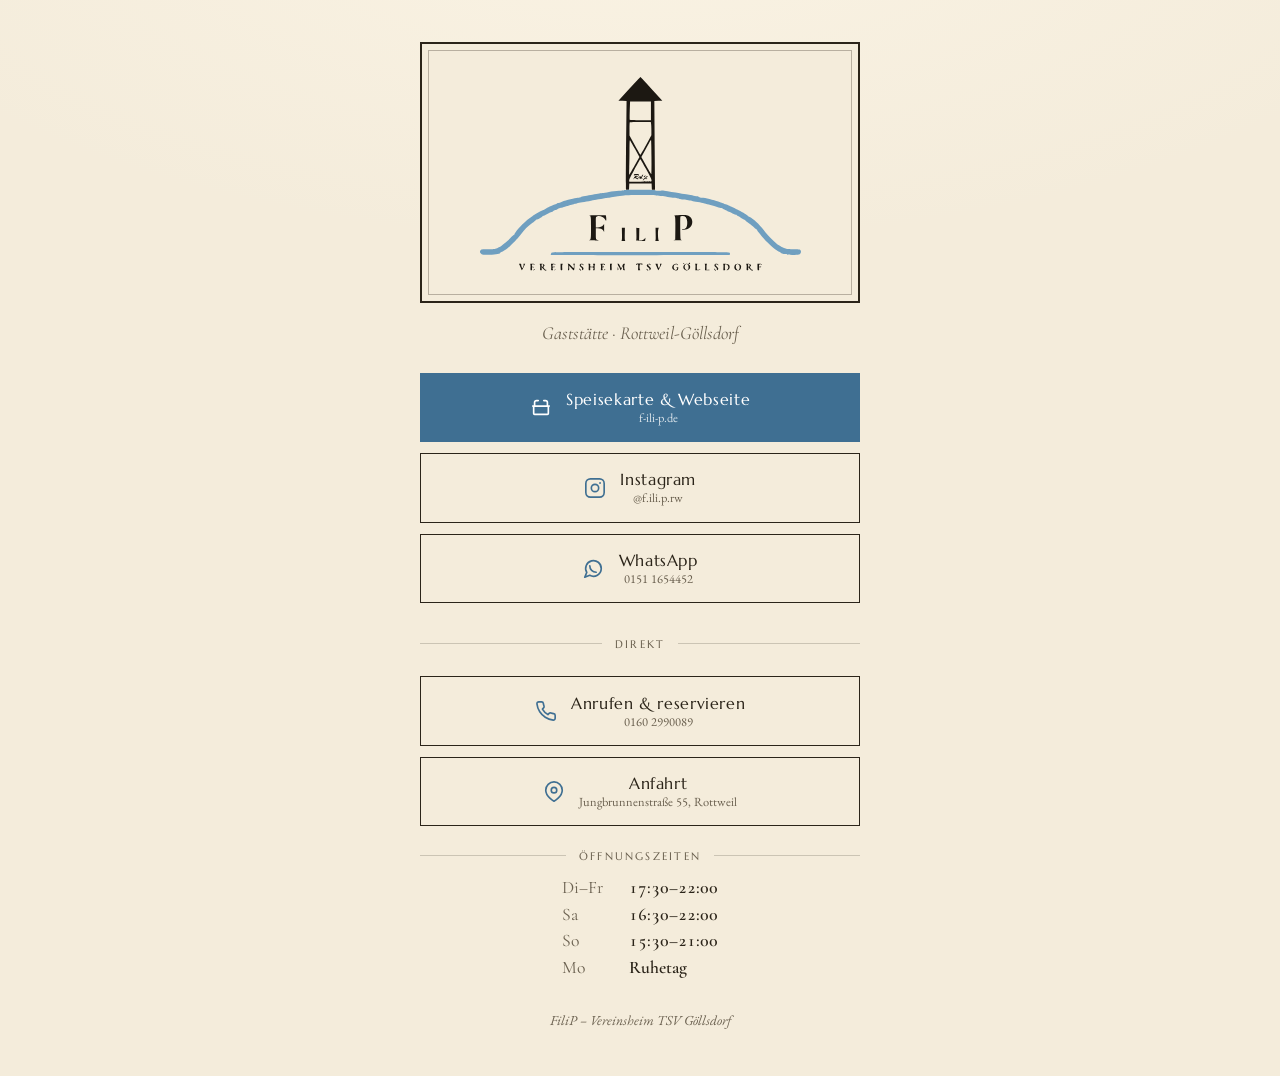
<file: links 2.html>
<!DOCTYPE html>
<html lang="de">
<head>
<meta charset="UTF-8" />
<meta name="viewport" content="width=device-width, initial-scale=1.0" />
<title>FiliP · Alle Links – Vereinsheim TSV Göllsdorf</title>
<meta name="description" content="FiliP – Vereinsheim TSV Göllsdorf: Speisekarte, Instagram, Facebook, WhatsApp und Anfahrt auf einen Blick." />
<meta name="robots" content="noindex" />
<link rel="icon" href="data:image/svg+xml,%3Csvg xmlns='http://www.w3.org/2000/svg' viewBox='0 0 100 100'%3E%3Crect width='100' height='100' rx='22' fill='%23f4ecdb'/%3E%3Cpolygon points='38,46 62,46 50,30' fill='%232b2419'/%3E%3Crect x='40' y='46' width='4' height='30' fill='%232b2419'/%3E%3Crect x='56' y='46' width='4' height='30' fill='%232b2419'/%3E%3Cpath d='M22 84 Q50 66 78 84' fill='none' stroke='%233f6f92' stroke-width='4'/%3E%3C/svg%3E" />
<link rel="preconnect" href="https://fonts.googleapis.com" />
<link rel="preconnect" href="https://fonts.gstatic.com" crossorigin />
<link href="https://fonts.googleapis.com/css2?family=Cormorant+Garamond:wght@500;600;700&family=EB+Garamond:wght@400;500;600&family=Marcellus&display=swap" rel="stylesheet" />
<!-- =====================================================================
     LINKS HIER EINTRAGEN  ·  einfach die href-Werte unten ersetzen:
       Instagram  → href der Instagram-Seite
       Facebook   → href der Facebook-Seite
       WhatsApp   → https://wa.me/49…  (Nummer ohne 0/+ und ohne Leerzeichen)
       Website    → Adresse der FiliP-Webseite
     ===================================================================== -->
<style>
  :root{
    --bg:#f4ecdb; --bg-2:#efe5cf; --ink:#2b2419; --muted:#6a604f;
    --blue:#3f6f92; --blue-2:#345f7d; --blue-soft:#6f9fc0;
    --serif:'Cormorant Garamond',Georgia,serif;
    --body:'EB Garamond',Georgia,serif;
    --label:'Marcellus',Georgia,serif;
  }
  *{box-sizing:border-box}
  body{
    margin:0;min-height:100vh;
    background:radial-gradient(120% 60% at 50% -10%,#faf3e4,transparent 55%),var(--bg);
    color:var(--ink);font-family:var(--body);
    display:flex;justify-content:center;
    -webkit-font-smoothing:antialiased;
  }
  .wrap{width:min(440px,92%);padding:2.6rem 0 2rem;text-align:center}

  /* Logo */
  .logo{border:2px solid var(--ink);position:relative;padding:1.6rem 1.4rem 1.4rem;background:var(--bg)}
  .logo::before{content:"";position:absolute;inset:6px;border:1px solid rgba(43,36,25,.3);pointer-events:none}
  .logo__svg{width:86%;height:auto;display:block;margin:0 auto;color:var(--ink)}
  .tagline{font-family:var(--serif);font-style:italic;font-size:1.15rem;color:var(--muted);margin:1.2rem 0 1.8rem}

  /* Buttons */
  .links{display:flex;flex-direction:column;gap:.7rem}
  .link{
    display:flex;align-items:center;justify-content:center;gap:.9rem;
    padding:.95rem 1.2rem;border:1.5px solid var(--ink);background:var(--bg);
    color:var(--ink);text-decoration:none;font-family:var(--label);font-size:1rem;letter-spacing:.04em;
    transition:.18s ease;
  }
  .link:hover{background:var(--ink);color:var(--bg)}
  .link:hover .link__ic{color:var(--bg)}
  .link__ic{width:22px;height:22px;flex:none;color:var(--blue)}
  .link__tx{flex:none;text-align:center}
  .link__tx small{display:block;font-family:var(--body);font-size:.78rem;letter-spacing:0;color:var(--muted);text-transform:none}
  .link:hover .link__tx small{color:#cfc7b6}
  .link--accent{background:var(--blue);border-color:var(--blue);color:#fff}
  .link--accent .link__ic{color:#fff}
  .link--accent:hover{background:var(--blue-2);border-color:var(--blue-2)}
  .link--accent .link__tx small{color:rgba(255,255,255,.8)}

  .sep{display:flex;align-items:center;gap:.8rem;margin:1.4rem 0 .9rem;color:var(--blue)}
  .sep::before,.sep::after{content:"";height:1px;background:rgba(43,36,25,.2);flex:1}
  .sep span{font-family:var(--label);font-size:.7rem;letter-spacing:.2em;text-transform:uppercase;color:var(--muted)}

  /* Öffnungszeiten */
  .hours{display:inline-grid;grid-template-columns:auto auto;column-gap:1.6rem;row-gap:.35rem;text-align:left;font-family:var(--serif);font-size:1.1rem}
  .hours .d{color:var(--muted)}
  .hours .t{font-weight:600;font-variant-numeric:tabular-nums}

  .foot{margin-top:2rem;font-size:.86rem;color:var(--muted);font-style:italic;line-height:1.5}
</style>
</head>
<body>
  <div class="wrap">

    <div class="logo">
      <svg viewBox="415 494 769 478" class="logo__svg" role="img" aria-label="FiliP – Vereinsheim TSV Göllsdorf"><g transform="translate(0.000000,1600.000000) scale(0.100000,-0.100000)"
fill="#1c1812" stroke="none">
<path d="M7746 10607 l-249 -272 93 -3 93 -3 -6 -547 c-6 -456 -11 -1426 -8
-1469 1 -8 15 -13 36 -13 l34 0 3 73 3 72 255 0 255 0 3 -72 3 -73 36 0 36 0
-8 1015 -7 1014 92 3 91 3 -247 270 c-136 149 -250 271 -253 272 -3 1 -118
-120 -255 -270z m494 -502 l0 -215 -239 0 c-150 0 -242 4 -246 10 -3 6 -3 102
1 215 l7 205 238 0 239 0 0 -215z m4 -301 c3 -26 6 -95 6 -153 l0 -106 -80
-145 c-44 -80 -99 -180 -122 -222 -24 -43 -46 -78 -49 -78 -3 0 -60 99 -127
220 l-122 220 0 148 c0 82 3 152 7 155 3 4 113 7 243 7 l237 0 7 -46z m-370
-568 l103 -187 -109 -197 c-60 -108 -114 -201 -120 -207 -7 -7 -9 38 -4 150 3
88 6 270 6 405 0 171 3 241 11 233 5 -5 56 -94 113 -197z m378 -187 c2 -215 0
-393 -3 -395 -4 -2 -57 86 -117 195 l-111 199 85 154 c47 84 94 172 106 196
12 23 25 42 30 42 4 0 9 -176 10 -391z m-130 -262 c119 -216 134 -247 133
-282 0 -19 -7 -20 -255 -20 l-255 0 -3 27 c-2 20 28 84 109 230 62 112 119
215 127 231 7 15 17 27 20 27 4 0 60 -96 124 -213z M7857 8653 c-4 -3 -7 -12
-7 -20 0 -11 4 -11 21 -3 31 17 35 4 7 -22 -14 -13 -29 -34 -33 -48 -7 -23 -6
-24 7 -6 14 17 16 17 46 2 17 -9 36 -16 42 -16 21 0 9 18 -21 33 l-32 15 31 7
c36 7 57 29 48 50 -4 11 -20 15 -54 15 -27 0 -52 -3 -55 -7z m103 -23 c0 -11
-48 -25 -56 -17 -4 3 -3 10 1 16 8 14 55 14 55 1z M8042 8637 c-6 -7 -16 -24
-21 -38 -7 -17 -10 -19 -10 -6 -1 21 -24 22 -45 2 -25 -26 -9 -43 39 -41 24 0
47 5 51 9 5 4 1 5 -9 1 -23 -8 -22 7 4 50 20 34 13 50 -9 23z m-60 -69 c-7 -7
-12 -8 -12 -2 0 14 12 26 19 19 2 -3 -1 -11 -7 -17z M8091 8613 c-23 -22 -23
-23 -4 -23 13 0 23 8 26 22 8 28 7 29 -22 1z M8125 8594 c-14 -15 -25 -23 -25
-19 0 5 -11 -6 -25 -25 -31 -42 -25 -52 9 -14 20 23 28 26 35 15 6 -10 13 -11
27 -2 17 9 17 10 2 11 -24 0 -23 8 4 29 14 12 18 20 10 25 -7 4 -23 -5 -37
-20z M8855 7720 c-66 -4 -110 -7 -99 -8 43 -4 44 -17 42 -293 l-3 -264 -30 -6
c-16 -4 29 -6 100 -6 72 0 116 2 98 4 -17 2 -36 10 -42 17 -11 14 -17 508 -6
526 3 5 25 10 49 10 63 0 98 -40 104 -120 9 -119 -23 -180 -93 -180 -24 0 -34
-4 -29 -11 10 -16 94 -4 143 20 101 52 129 184 55 262 -46 48 -99 57 -289 49z
M6825 7713 c45 -11 45 -13 45 -283 0 -274 0 -273 -50 -283 -14 -2 38 -4 115
-4 79 -1 125 2 105 6 -60 12 -60 12 -60 147 l0 124 38 0 c65 0 111 -19 132
-53 l20 -32 0 90 0 90 -23 -28 c-24 -30 -71 -47 -129 -47 l-38 0 0 120 c0 120
0 121 26 130 40 16 76 12 124 -12 27 -15 50 -35 59 -55 9 -18 19 -33 24 -33 9
0 9 56 1 99 l-6 31 -202 -1 c-110 -1 -192 -4 -181 -6z M7578 7288 c2 -108 0
-143 -10 -149 -8 -5 9 -9 42 -9 33 0 50 4 42 9 -10 6 -12 41 -10 149 l3 142
-35 0 -35 0 3 -142z M7908 7288 c2 -108 0 -143 -10 -149 -7 -5 36 -9 100 -9
112 0 112 0 112 24 0 13 3 33 6 43 4 12 -1 10 -17 -9 -31 -34 -60 -48 -99 -48
l-31 0 3 144 3 144 -35 0 -35 1 3 -141z M8348 7286 c3 -133 2 -145 -15 -149
-10 -3 9 -5 42 -6 41 0 55 2 45 9 -18 11 -27 197 -12 253 l10 37 -36 0 -37 0
3 -144z M8980 6615 c0 -9 5 -15 11 -13 6 2 11 8 11 13 0 5 -5 11 -11 13 -6 2
-11 -4 -11 -13z M9105 6621 c-7 -12 12 -24 25 -16 11 7 4 25 -10 25 -5 0 -11
-4 -15 -9z M7900 6596 c0 -16 3 -17 12 -8 7 7 18 12 26 12 11 0 13 -16 10 -70
l-3 -70 30 0 c22 0 26 3 17 12 -18 18 -16 117 3 124 8 4 21 1 29 -5 13 -11 26
-5 26 13 0 7 -28 11 -75 11 -68 0 -75 -2 -75 -19z M5240 6573 c9 -21 23 -55
31 -75 7 -21 16 -38 19 -38 3 0 22 34 41 75 l35 75 -24 0 c-18 0 -22 -3 -14
-12 10 -14 -13 -88 -27 -88 -11 0 -33 79 -26 90 4 6 -7 10 -24 10 l-29 0 18
-37z M5478 6601 c10 -6 13 -27 10 -75 -3 -61 -1 -66 17 -66 18 0 20 5 17 36
-4 36 -4 37 23 30 20 -5 26 -3 23 6 -3 7 -15 12 -26 10 -19 -3 -22 2 -22 27 0
26 4 31 24 31 13 0 27 -6 29 -12 3 -8 6 -6 6 5 1 14 -8 17 -56 17 -36 0 -53
-4 -45 -9z M5700 6595 c8 -10 11 -36 8 -75 -4 -56 -3 -60 17 -60 18 0 21 5 17
38 l-3 37 36 -42 c34 -39 75 -57 75 -33 0 6 -6 10 -14 10 -8 0 -24 14 -36 31
-20 28 -21 31 -6 48 20 22 20 26 0 45 -9 10 -33 16 -61 16 -39 0 -44 -2 -33
-15z m74 -10 c8 -21 -3 -45 -20 -45 -9 0 -14 11 -14 30 0 32 23 42 34 15z
M5960 6556 c3 -30 2 -64 -2 -75 -6 -18 -3 -21 22 -21 27 0 29 2 19 19 -17 26
-4 55 21 48 12 -3 20 0 20 8 0 8 -9 11 -25 7 -22 -4 -25 -1 -25 22 0 32 25 44
52 27 16 -10 19 -10 16 1 -3 8 -24 14 -54 16 l-50 3 6 -55z M6175 6535 c0 -69
2 -75 21 -75 19 0 20 5 16 60 -3 39 0 65 8 75 11 13 8 15 -16 15 l-29 0 0 -75z
M6339 6601 c10 -6 14 -26 12 -67 -1 -31 -4 -61 -7 -65 -3 -5 3 -9 13 -9 15 0
18 7 15 52 l-3 53 50 -52 c27 -29 55 -53 60 -53 7 0 11 27 11 69 0 46 4 71 13
74 6 3 -1 6 -17 6 -23 1 -27 -2 -18 -11 14 -14 16 -88 3 -88 -5 0 -28 23 -51
50 -31 37 -49 50 -68 50 -20 0 -23 -3 -13 -9z M6622 6598 c-20 -20 -14 -46 19
-70 22 -17 29 -29 26 -45 -5 -25 3 -29 21 -11 21 21 13 46 -22 73 -21 16 -33
32 -29 41 7 19 33 18 50 -3 13 -17 14 -17 11 2 -4 24 -56 33 -76 13z M6808
6601 c10 -6 13 -27 10 -75 -3 -61 -1 -66 17 -66 18 0 20 5 17 35 -4 34 -4 35
32 35 41 0 56 -21 37 -51 -10 -17 -8 -19 12 -19 22 0 23 3 20 56 -2 30 2 64 7
75 10 17 7 19 -20 19 -28 0 -30 -2 -20 -21 18 -32 5 -49 -36 -49 -36 0 -36 1
-32 35 4 33 2 35 -27 35 -20 0 -26 -3 -17 -9z M7090 6595 c7 -9 11 -37 8 -75
l-3 -60 30 1 c17 0 24 3 18 6 -7 2 -13 18 -13 35 0 25 3 29 20 25 12 -3 20 0
20 8 0 8 -8 11 -20 8 -17 -5 -20 0 -20 26 0 23 5 31 18 31 10 0 23 -5 30 -12
9 -9 12 -8 12 5 0 14 -10 17 -56 17 -48 0 -55 -2 -44 -15z M7305 6535 c0 -68
2 -75 20 -75 18 0 20 5 17 66 -3 48 0 69 10 75 9 6 3 9 -17 9 l-30 0 0 -75z
M7478 6598 c7 -7 12 -20 12 -30 0 -10 4 -18 9 -18 5 0 17 -20 27 -45 9 -25 19
-45 23 -45 3 0 15 21 26 48 l19 47 7 -34 c4 -19 5 -40 2 -48 -4 -9 4 -13 23
-13 22 0 25 3 16 12 -7 7 -12 35 -12 63 0 28 5 56 12 63 9 9 6 12 -13 12 -21
0 -28 -8 -43 -50 -10 -27 -21 -50 -26 -50 -4 0 -17 23 -28 50 -16 39 -26 50
-43 50 -18 0 -20 -3 -11 -12z M8156 6591 c-21 -23 -14 -41 25 -70 21 -16 29
-29 26 -42 -7 -25 9 -25 23 0 14 28 14 28 -26 65 -21 19 -34 39 -30 45 11 17
34 13 45 -6 9 -16 10 -16 11 5 0 18 -6 22 -28 22 -16 0 -36 -8 -46 -19z M8374
6535 c17 -41 33 -75 36 -75 3 0 22 34 41 75 l35 75 -24 0 c-18 0 -22 -3 -14
-12 10 -14 -13 -88 -27 -88 -11 0 -33 79 -26 90 4 6 -7 10 -23 10 l-30 0 32
-75z M8755 6587 c-59 -50 -25 -130 54 -130 48 0 46 -1 54 41 6 30 5 32 -20 32
-21 0 -24 -3 -15 -12 18 -18 15 -36 -8 -48 -46 -25 -84 76 -42 113 24 22 58
22 72 0 10 -16 10 -16 8 2 -5 31 -68 33 -103 2z M9002 6587 c-48 -51 -16 -128
52 -130 73 -2 111 78 61 128 -32 33 -83 34 -113 2z m88 -6 c18 -35 12 -99 -10
-111 -45 -24 -88 48 -61 106 13 30 56 33 71 5z M9248 6601 c10 -6 13 -27 10
-75 l-3 -66 51 0 c40 0 53 4 59 18 5 14 4 15 -6 5 -7 -7 -26 -13 -41 -13 -28
0 -28 1 -28 64 0 42 4 66 13 69 6 3 -6 6 -28 6 -26 0 -35 -2 -27 -8z M9468
6601 c10 -6 13 -27 10 -75 l-3 -66 53 0 c28 0 52 4 52 8 0 4 -16 6 -35 4 l-35
-4 0 65 c0 43 4 67 13 70 6 3 -6 6 -28 6 -26 0 -35 -2 -27 -8z M9702 6598
c-20 -20 -14 -46 19 -70 22 -17 29 -29 26 -45 -5 -25 3 -29 21 -11 20 20 13
43 -24 76 -35 31 -38 52 -7 52 9 0 22 -8 30 -17 13 -17 14 -17 11 2 -4 24 -56
33 -76 13z M9888 6601 c10 -6 13 -27 10 -75 l-3 -66 30 1 c17 0 24 3 18 6 -9
3 -13 27 -13 69 0 57 2 64 20 64 65 0 82 -111 20 -133 -10 -4 -9 -6 6 -6 30
-1 64 40 64 76 0 47 -38 73 -109 73 -35 0 -51 -4 -43 -9z M10178 6596 c-25
-19 -39 -62 -29 -89 13 -34 36 -49 76 -50 53 -1 80 32 76 95 -3 46 -83 75
-123 44z m76 -18 c29 -41 12 -118 -25 -118 -23 0 -49 42 -49 78 0 61 43 84 74
40z M10420 6595 c8 -10 11 -36 8 -75 -4 -56 -3 -60 17 -60 18 0 21 5 17 38
l-3 37 36 -42 c34 -39 75 -57 75 -33 0 6 -6 10 -14 10 -8 0 -24 14 -36 31 -20
28 -21 31 -6 48 20 22 20 26 0 45 -9 10 -33 16 -61 16 -39 0 -44 -2 -33 -15z
m74 -10 c8 -21 -3 -45 -20 -45 -9 0 -14 11 -14 30 0 32 23 42 34 15z M10675
6535 c0 -69 2 -75 20 -75 18 0 20 5 17 36 -4 35 -3 37 22 32 17 -3 26 -1 26 7
0 8 -9 10 -25 7 -22 -4 -25 -1 -25 22 0 32 25 44 52 27 16 -10 19 -10 16 1 -3
8 -24 14 -54 16 l-49 3 0 -76z M7478 6501 c-2 -28 0 -41 9 -41 8 0 10 12 6 38
-8 50 -10 50 -15 3z M6600 6491 c0 -13 29 -41 42 -41 7 0 1 11 -12 25 -26 27
-30 30 -30 16z M8140 6481 c0 -11 9 -21 22 -24 28 -8 29 -6 1 20 -21 20 -23
21 -23 4z M9680 6493 c0 -15 28 -43 43 -43 7 0 6 5 -3 13 -8 6 -20 19 -27 27
-8 9 -12 11 -13 3z M5560 6473 c-24 -12 -24 -13 -3 -13 12 0 25 5 28 11 11 16
2 17 -25 2z M7176 6475 c-16 -12 -17 -15 -4 -15 9 0 18 7 22 15 7 18 6 18 -18
0z M6040 6470 c-13 -8 -12 -10 3 -10 9 0 17 5 17 10 0 12 -1 12 -20 0z"/>
</g><g transform="translate(0.000000,1600.000000) scale(0.100000,-0.100000)"
fill="#6f9fc0" stroke="none">
<path d="M7620 8291 c0 -4 -51 -11 -112 -14 -62 -3 -165 -16 -228 -27 -63 -12
-128 -23 -145 -25 -30 -3 -98 -15 -235 -40 -41 -7 -115 -21 -164 -29 -49 -9
-92 -19 -95 -23 -7 -9 -6 -9 -107 -22 -82 -10 -303 -70 -352 -95 -15 -7 -42
-17 -59 -21 -18 -3 -35 -11 -38 -16 -4 -5 -13 -9 -22 -9 -9 0 -35 -9 -57 -19
-23 -11 -72 -33 -109 -50 -38 -17 -75 -38 -83 -46 -9 -8 -23 -15 -32 -15 -19
0 -216 -111 -241 -135 -9 -9 -43 -33 -77 -54 -53 -34 -199 -172 -262 -248 -48
-60 -81 -109 -82 -120 0 -7 -4 -13 -9 -13 -6 0 -45 -35 -88 -78 -43 -42 -100
-95 -128 -117 -27 -22 -62 -50 -76 -63 -15 -14 -57 -35 -94 -48 -60 -21 -86
-24 -216 -24 -141 0 -149 -1 -163 -22 -23 -32 -20 -56 12 -83 27 -24 29 -25
187 -21 167 4 255 22 255 52 0 8 10 14 23 14 22 0 136 77 187 125 127 122 203
204 260 280 78 104 155 179 256 253 40 29 74 59 78 67 3 8 14 15 24 15 23 0
104 44 122 65 7 8 18 15 24 15 7 0 50 20 96 45 46 25 89 45 97 45 7 0 22 9 34
21 12 12 35 23 53 26 17 2 44 13 59 24 16 11 46 22 69 25 22 2 46 8 52 13 6 5
24 12 40 15 31 6 91 23 121 36 11 4 47 13 80 20 33 6 69 15 80 19 11 5 63 16
115 24 52 9 142 26 200 37 58 11 121 23 140 25 39 6 131 22 200 35 25 5 70 12
100 15 30 3 91 12 135 20 44 7 125 19 180 24 123 14 637 14 737 2 40 -6 93
-12 118 -14 25 -3 88 -12 140 -20 52 -9 120 -18 150 -22 31 -3 70 -9 88 -14
18 -6 36 -10 40 -10 7 -1 29 -5 97 -16 17 -3 62 -10 100 -16 39 -6 79 -12 90
-15 11 -2 67 -13 125 -25 58 -11 119 -24 136 -30 17 -5 69 -18 115 -28 46 -11
118 -31 159 -45 41 -15 93 -29 115 -33 22 -3 45 -12 50 -19 6 -7 29 -18 53
-24 23 -6 42 -14 42 -19 0 -4 19 -14 43 -21 23 -8 49 -19 57 -26 27 -21 78
-44 100 -44 11 0 20 -4 20 -8 0 -5 12 -15 28 -23 15 -7 52 -29 82 -49 30 -19
62 -36 70 -38 8 -2 16 -8 18 -13 2 -5 38 -33 80 -63 42 -31 96 -73 120 -96 24
-22 46 -40 51 -40 4 0 13 -11 19 -24 6 -14 18 -33 26 -43 121 -149 168 -201
247 -275 117 -108 196 -167 232 -175 15 -3 27 -10 27 -15 0 -15 66 -38 109
-38 22 0 43 -5 46 -10 4 -6 58 -10 136 -9 112 2 133 5 155 21 28 23 32 68 8
92 -13 13 -42 16 -165 16 -141 0 -154 2 -207 26 -60 27 -68 32 -117 64 -63 41
-260 232 -310 300 -113 155 -270 308 -357 347 -21 9 -38 20 -38 24 0 11 -122
86 -215 132 -11 6 -27 14 -35 18 -21 11 -98 48 -140 67 -19 8 -51 23 -71 34
-20 10 -47 18 -59 18 -12 0 -28 7 -36 15 -9 8 -24 15 -34 15 -10 0 -51 13 -92
29 -103 41 -306 91 -372 91 -33 0 -56 4 -56 11 0 5 -4 7 -10 4 -5 -3 -10 -1
-10 4 0 6 -9 11 -20 11 -12 0 -53 6 -93 14 -40 8 -101 19 -137 25 -36 6 -117
20 -180 31 -125 22 -260 44 -355 59 -35 5 -67 5 -77 0 -19 -10 -131 0 -136 12
-5 12 -712 12 -712 0z M5967 6862 c-17 -19 -23 -51 -9 -53 20 -4 4059 -5 4075
-1 22 6 22 34 -1 55 -17 16 -173 17 -2034 17 -1939 0 -2016 -1 -2031 -18z"/>
</g></svg>
    </div>

    <p class="tagline">Gaststätte · Rottweil-Göllsdorf</p>

    <div class="links">
      <!-- Website / Speisekarte -->
      <a class="link link--accent" href="https://f-ili-p.de" target="_blank" rel="noopener">
        <svg class="link__ic" viewBox="0 0 24 24" fill="none" stroke="currentColor" stroke-width="1.8" stroke-linecap="round" stroke-linejoin="round"><path d="M3 11h18M5 11V7a2 2 0 0 1 2-2h2M19 11V7a2 2 0 0 0-2-2h-2M4 11v8a1 1 0 0 0 1 1h14a1 1 0 0 0 1-1v-8"/></svg>
        <span class="link__tx">Speisekarte &amp; Webseite<small>f-ili-p.de</small></span>
      </a>
      <!-- Instagram -->
      <a class="link" href="https://instagram.com/f.ili.p.rw" target="_blank" rel="noopener">
        <svg class="link__ic" viewBox="0 0 24 24" fill="none" stroke="currentColor" stroke-width="1.8" stroke-linecap="round" stroke-linejoin="round"><rect x="2" y="2" width="20" height="20" rx="5"/><circle cx="12" cy="12" r="4"/><circle cx="17.5" cy="6.5" r="1" fill="currentColor" stroke="none"/></svg>
        <span class="link__tx">Instagram<small>@f.ili.p.rw</small></span>
      </a>
      <!-- WhatsApp -->
      <a class="link" href="https://wa.me/491511654452" target="_blank" rel="noopener">
        <svg class="link__ic" viewBox="0 0 24 24" fill="none" stroke="currentColor" stroke-width="1.8" stroke-linecap="round" stroke-linejoin="round"><path d="M21 11.5a8.5 8.5 0 0 1-12.6 7.4L3 21l2.2-5.3A8.5 8.5 0 1 1 21 11.5z"/><path d="M8.5 8.5c0 4 3 7 7 7"/></svg>
        <span class="link__tx">WhatsApp<small>0151 1654452</small></span>
      </a>

      <div class="sep"><span>Direkt</span></div>

      <!-- Anrufen -->
      <a class="link" href="tel:+491602990089">
        <svg class="link__ic" viewBox="0 0 24 24" fill="none" stroke="currentColor" stroke-width="1.8" stroke-linecap="round" stroke-linejoin="round"><path d="M22 16.92v3a2 2 0 0 1-2.18 2 19.79 19.79 0 0 1-8.63-3.07 19.5 19.5 0 0 1-6-6 19.79 19.79 0 0 1-3.07-8.67A2 2 0 0 1 4.11 2h3a2 2 0 0 1 2 1.72c.13.96.36 1.9.7 2.81a2 2 0 0 1-.45 2.11L8.09 9.91a16 16 0 0 0 6 6l1.27-1.27a2 2 0 0 1 2.11-.45c.9.34 1.85.57 2.81.7A2 2 0 0 1 22 16.92z"/></svg>
        <span class="link__tx">Anrufen &amp; reservieren<small>0160 2990089</small></span>
      </a>
      <!-- Anfahrt -->
      <a class="link" href="https://maps.google.com/?q=Jungbrunnenstra%C3%9Fe+55+78628+Rottweil" target="_blank" rel="noopener">
        <svg class="link__ic" viewBox="0 0 24 24" fill="none" stroke="currentColor" stroke-width="1.8" stroke-linecap="round" stroke-linejoin="round"><path d="M21 10c0 7-9 12-9 12s-9-5-9-12a9 9 0 0 1 18 0z"/><circle cx="12" cy="10" r="3"/></svg>
        <span class="link__tx">Anfahrt<small>Jungbrunnenstraße 55, Rottweil</small></span>
      </a>
    </div>

    <div class="sep"><span>Öffnungszeiten</span></div>
    <div class="hours">
      <span class="d">Di–Fr</span><span class="t">17:30–22:00</span>
      <span class="d">Sa</span><span class="t">16:30–22:00</span>
      <span class="d">So</span><span class="t">15:30–21:00</span>
      <span class="d">Mo</span><span class="t">Ruhetag</span>
    </div>

    <p class="foot">FiliP – Vereinsheim TSV Göllsdorf</p>
  </div>
</body>
</html>
</file>
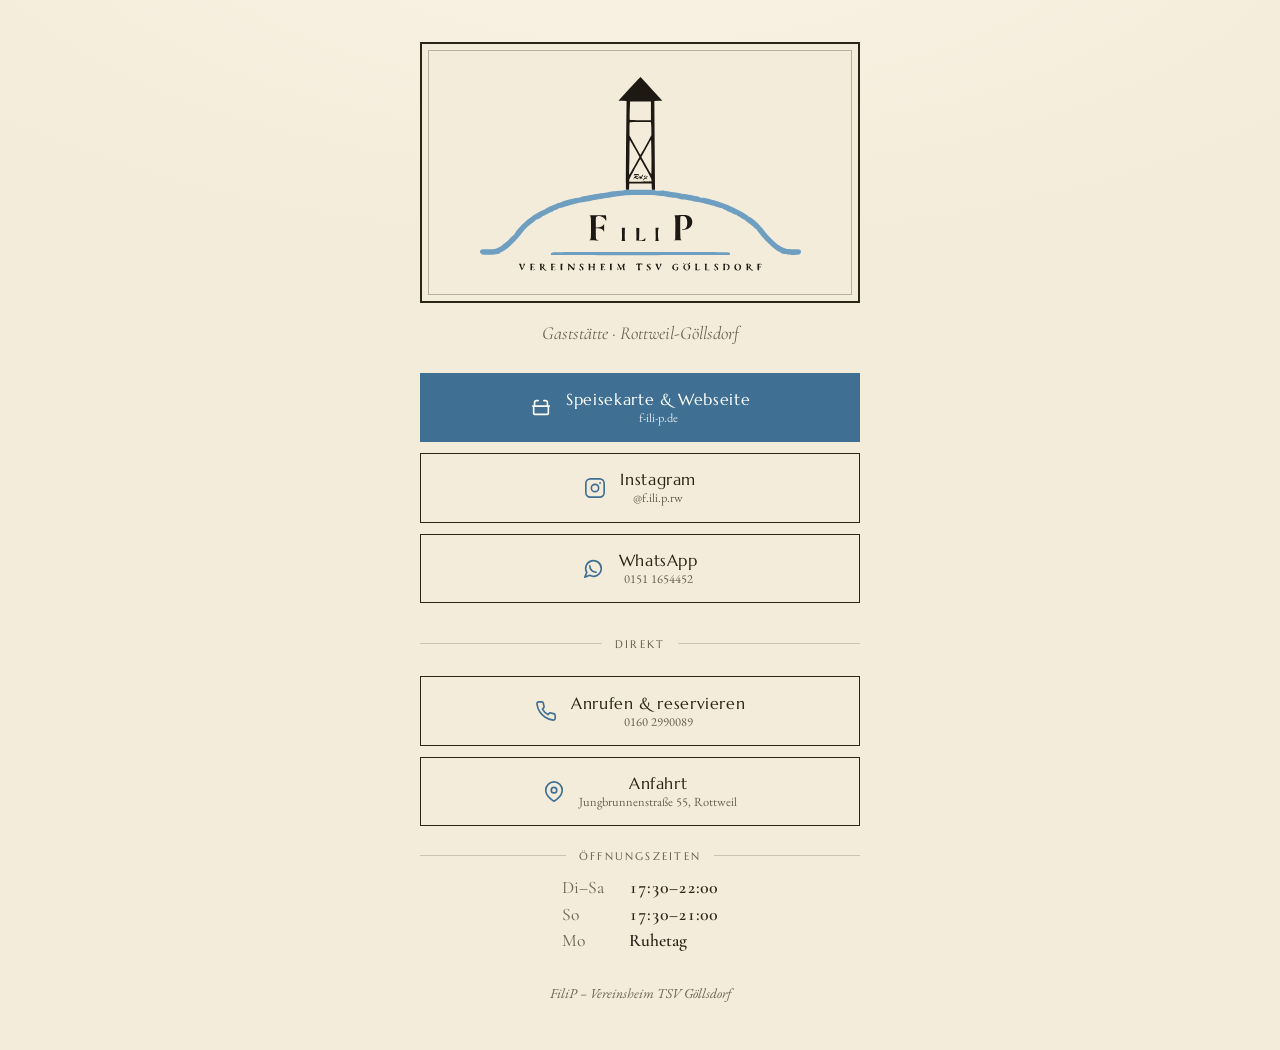
<file: links.html>
<!DOCTYPE html>
<html lang="de">
<head>
<meta charset="UTF-8" />
<meta name="viewport" content="width=device-width, initial-scale=1.0" />
<title>FiliP · Alle Links – Vereinsheim TSV Göllsdorf</title>
<meta name="description" content="FiliP – Vereinsheim TSV Göllsdorf: Speisekarte, Instagram, Facebook, WhatsApp und Anfahrt auf einen Blick." />
<meta name="robots" content="noindex" />
<link rel="icon" href="data:image/svg+xml,%3Csvg xmlns='http://www.w3.org/2000/svg' viewBox='0 0 100 100'%3E%3Crect width='100' height='100' rx='22' fill='%23f4ecdb'/%3E%3Cpolygon points='38,46 62,46 50,30' fill='%232b2419'/%3E%3Crect x='40' y='46' width='4' height='30' fill='%232b2419'/%3E%3Crect x='56' y='46' width='4' height='30' fill='%232b2419'/%3E%3Cpath d='M22 84 Q50 66 78 84' fill='none' stroke='%233f6f92' stroke-width='4'/%3E%3C/svg%3E" />
<link rel="preconnect" href="https://fonts.googleapis.com" />
<link rel="preconnect" href="https://fonts.gstatic.com" crossorigin />
<link href="https://fonts.googleapis.com/css2?family=Cormorant+Garamond:wght@500;600;700&family=EB+Garamond:wght@400;500;600&family=Marcellus&display=swap" rel="stylesheet" />
<!-- =====================================================================
     LINKS HIER EINTRAGEN  ·  einfach die href-Werte unten ersetzen:
       Instagram  → href der Instagram-Seite
       Facebook   → href der Facebook-Seite
       WhatsApp   → https://wa.me/49…  (Nummer ohne 0/+ und ohne Leerzeichen)
       Website    → Adresse der FiliP-Webseite
     ===================================================================== -->
<style>
  :root{
    --bg:#f4ecdb; --bg-2:#efe5cf; --ink:#2b2419; --muted:#6a604f;
    --blue:#3f6f92; --blue-2:#345f7d; --blue-soft:#6f9fc0;
    --serif:'Cormorant Garamond',Georgia,serif;
    --body:'EB Garamond',Georgia,serif;
    --label:'Marcellus',Georgia,serif;
  }
  *{box-sizing:border-box}
  body{
    margin:0;min-height:100vh;
    background:radial-gradient(120% 60% at 50% -10%,#faf3e4,transparent 55%),var(--bg);
    color:var(--ink);font-family:var(--body);
    display:flex;justify-content:center;
    -webkit-font-smoothing:antialiased;
  }
  .wrap{width:min(440px,92%);padding:2.6rem 0 2rem;text-align:center}

  /* Logo */
  .logo{border:2px solid var(--ink);position:relative;padding:1.6rem 1.4rem 1.4rem;background:var(--bg)}
  .logo::before{content:"";position:absolute;inset:6px;border:1px solid rgba(43,36,25,.3);pointer-events:none}
  .logo__svg{width:86%;height:auto;display:block;margin:0 auto;color:var(--ink)}
  .tagline{font-family:var(--serif);font-style:italic;font-size:1.15rem;color:var(--muted);margin:1.2rem 0 1.8rem}

  /* Buttons */
  .links{display:flex;flex-direction:column;gap:.7rem}
  .link{
    display:flex;align-items:center;justify-content:center;gap:.9rem;
    padding:.95rem 1.2rem;border:1.5px solid var(--ink);background:var(--bg);
    color:var(--ink);text-decoration:none;font-family:var(--label);font-size:1rem;letter-spacing:.04em;
    transition:.18s ease;
  }
  .link:hover{background:var(--ink);color:var(--bg)}
  .link:hover .link__ic{color:var(--bg)}
  .link__ic{width:22px;height:22px;flex:none;color:var(--blue)}
  .link__tx{flex:none;text-align:center}
  .link__tx small{display:block;font-family:var(--body);font-size:.78rem;letter-spacing:0;color:var(--muted);text-transform:none}
  .link:hover .link__tx small{color:#cfc7b6}
  .link--accent{background:var(--blue);border-color:var(--blue);color:#fff}
  .link--accent .link__ic{color:#fff}
  .link--accent:hover{background:var(--blue-2);border-color:var(--blue-2)}
  .link--accent .link__tx small{color:rgba(255,255,255,.8)}

  .sep{display:flex;align-items:center;gap:.8rem;margin:1.4rem 0 .9rem;color:var(--blue)}
  .sep::before,.sep::after{content:"";height:1px;background:rgba(43,36,25,.2);flex:1}
  .sep span{font-family:var(--label);font-size:.7rem;letter-spacing:.2em;text-transform:uppercase;color:var(--muted)}

  /* Öffnungszeiten */
  .hours{display:inline-grid;grid-template-columns:auto auto;column-gap:1.6rem;row-gap:.35rem;text-align:left;font-family:var(--serif);font-size:1.1rem}
  .hours .d{color:var(--muted)}
  .hours .t{font-weight:600;font-variant-numeric:tabular-nums}

  .foot{margin-top:2rem;font-size:.86rem;color:var(--muted);font-style:italic;line-height:1.5}
</style>
</head>
<body>
  <div class="wrap">

    <div class="logo">
      <svg viewBox="415 494 769 478" class="logo__svg" role="img" aria-label="FiliP – Vereinsheim TSV Göllsdorf"><g transform="translate(0.000000,1600.000000) scale(0.100000,-0.100000)"
fill="#1c1812" stroke="none">
<path d="M7746 10607 l-249 -272 93 -3 93 -3 -6 -547 c-6 -456 -11 -1426 -8
-1469 1 -8 15 -13 36 -13 l34 0 3 73 3 72 255 0 255 0 3 -72 3 -73 36 0 36 0
-8 1015 -7 1014 92 3 91 3 -247 270 c-136 149 -250 271 -253 272 -3 1 -118
-120 -255 -270z m494 -502 l0 -215 -239 0 c-150 0 -242 4 -246 10 -3 6 -3 102
1 215 l7 205 238 0 239 0 0 -215z m4 -301 c3 -26 6 -95 6 -153 l0 -106 -80
-145 c-44 -80 -99 -180 -122 -222 -24 -43 -46 -78 -49 -78 -3 0 -60 99 -127
220 l-122 220 0 148 c0 82 3 152 7 155 3 4 113 7 243 7 l237 0 7 -46z m-370
-568 l103 -187 -109 -197 c-60 -108 -114 -201 -120 -207 -7 -7 -9 38 -4 150 3
88 6 270 6 405 0 171 3 241 11 233 5 -5 56 -94 113 -197z m378 -187 c2 -215 0
-393 -3 -395 -4 -2 -57 86 -117 195 l-111 199 85 154 c47 84 94 172 106 196
12 23 25 42 30 42 4 0 9 -176 10 -391z m-130 -262 c119 -216 134 -247 133
-282 0 -19 -7 -20 -255 -20 l-255 0 -3 27 c-2 20 28 84 109 230 62 112 119
215 127 231 7 15 17 27 20 27 4 0 60 -96 124 -213z M7857 8653 c-4 -3 -7 -12
-7 -20 0 -11 4 -11 21 -3 31 17 35 4 7 -22 -14 -13 -29 -34 -33 -48 -7 -23 -6
-24 7 -6 14 17 16 17 46 2 17 -9 36 -16 42 -16 21 0 9 18 -21 33 l-32 15 31 7
c36 7 57 29 48 50 -4 11 -20 15 -54 15 -27 0 -52 -3 -55 -7z m103 -23 c0 -11
-48 -25 -56 -17 -4 3 -3 10 1 16 8 14 55 14 55 1z M8042 8637 c-6 -7 -16 -24
-21 -38 -7 -17 -10 -19 -10 -6 -1 21 -24 22 -45 2 -25 -26 -9 -43 39 -41 24 0
47 5 51 9 5 4 1 5 -9 1 -23 -8 -22 7 4 50 20 34 13 50 -9 23z m-60 -69 c-7 -7
-12 -8 -12 -2 0 14 12 26 19 19 2 -3 -1 -11 -7 -17z M8091 8613 c-23 -22 -23
-23 -4 -23 13 0 23 8 26 22 8 28 7 29 -22 1z M8125 8594 c-14 -15 -25 -23 -25
-19 0 5 -11 -6 -25 -25 -31 -42 -25 -52 9 -14 20 23 28 26 35 15 6 -10 13 -11
27 -2 17 9 17 10 2 11 -24 0 -23 8 4 29 14 12 18 20 10 25 -7 4 -23 -5 -37
-20z M8855 7720 c-66 -4 -110 -7 -99 -8 43 -4 44 -17 42 -293 l-3 -264 -30 -6
c-16 -4 29 -6 100 -6 72 0 116 2 98 4 -17 2 -36 10 -42 17 -11 14 -17 508 -6
526 3 5 25 10 49 10 63 0 98 -40 104 -120 9 -119 -23 -180 -93 -180 -24 0 -34
-4 -29 -11 10 -16 94 -4 143 20 101 52 129 184 55 262 -46 48 -99 57 -289 49z
M6825 7713 c45 -11 45 -13 45 -283 0 -274 0 -273 -50 -283 -14 -2 38 -4 115
-4 79 -1 125 2 105 6 -60 12 -60 12 -60 147 l0 124 38 0 c65 0 111 -19 132
-53 l20 -32 0 90 0 90 -23 -28 c-24 -30 -71 -47 -129 -47 l-38 0 0 120 c0 120
0 121 26 130 40 16 76 12 124 -12 27 -15 50 -35 59 -55 9 -18 19 -33 24 -33 9
0 9 56 1 99 l-6 31 -202 -1 c-110 -1 -192 -4 -181 -6z M7578 7288 c2 -108 0
-143 -10 -149 -8 -5 9 -9 42 -9 33 0 50 4 42 9 -10 6 -12 41 -10 149 l3 142
-35 0 -35 0 3 -142z M7908 7288 c2 -108 0 -143 -10 -149 -7 -5 36 -9 100 -9
112 0 112 0 112 24 0 13 3 33 6 43 4 12 -1 10 -17 -9 -31 -34 -60 -48 -99 -48
l-31 0 3 144 3 144 -35 0 -35 1 3 -141z M8348 7286 c3 -133 2 -145 -15 -149
-10 -3 9 -5 42 -6 41 0 55 2 45 9 -18 11 -27 197 -12 253 l10 37 -36 0 -37 0
3 -144z M8980 6615 c0 -9 5 -15 11 -13 6 2 11 8 11 13 0 5 -5 11 -11 13 -6 2
-11 -4 -11 -13z M9105 6621 c-7 -12 12 -24 25 -16 11 7 4 25 -10 25 -5 0 -11
-4 -15 -9z M7900 6596 c0 -16 3 -17 12 -8 7 7 18 12 26 12 11 0 13 -16 10 -70
l-3 -70 30 0 c22 0 26 3 17 12 -18 18 -16 117 3 124 8 4 21 1 29 -5 13 -11 26
-5 26 13 0 7 -28 11 -75 11 -68 0 -75 -2 -75 -19z M5240 6573 c9 -21 23 -55
31 -75 7 -21 16 -38 19 -38 3 0 22 34 41 75 l35 75 -24 0 c-18 0 -22 -3 -14
-12 10 -14 -13 -88 -27 -88 -11 0 -33 79 -26 90 4 6 -7 10 -24 10 l-29 0 18
-37z M5478 6601 c10 -6 13 -27 10 -75 -3 -61 -1 -66 17 -66 18 0 20 5 17 36
-4 36 -4 37 23 30 20 -5 26 -3 23 6 -3 7 -15 12 -26 10 -19 -3 -22 2 -22 27 0
26 4 31 24 31 13 0 27 -6 29 -12 3 -8 6 -6 6 5 1 14 -8 17 -56 17 -36 0 -53
-4 -45 -9z M5700 6595 c8 -10 11 -36 8 -75 -4 -56 -3 -60 17 -60 18 0 21 5 17
38 l-3 37 36 -42 c34 -39 75 -57 75 -33 0 6 -6 10 -14 10 -8 0 -24 14 -36 31
-20 28 -21 31 -6 48 20 22 20 26 0 45 -9 10 -33 16 -61 16 -39 0 -44 -2 -33
-15z m74 -10 c8 -21 -3 -45 -20 -45 -9 0 -14 11 -14 30 0 32 23 42 34 15z
M5960 6556 c3 -30 2 -64 -2 -75 -6 -18 -3 -21 22 -21 27 0 29 2 19 19 -17 26
-4 55 21 48 12 -3 20 0 20 8 0 8 -9 11 -25 7 -22 -4 -25 -1 -25 22 0 32 25 44
52 27 16 -10 19 -10 16 1 -3 8 -24 14 -54 16 l-50 3 6 -55z M6175 6535 c0 -69
2 -75 21 -75 19 0 20 5 16 60 -3 39 0 65 8 75 11 13 8 15 -16 15 l-29 0 0 -75z
M6339 6601 c10 -6 14 -26 12 -67 -1 -31 -4 -61 -7 -65 -3 -5 3 -9 13 -9 15 0
18 7 15 52 l-3 53 50 -52 c27 -29 55 -53 60 -53 7 0 11 27 11 69 0 46 4 71 13
74 6 3 -1 6 -17 6 -23 1 -27 -2 -18 -11 14 -14 16 -88 3 -88 -5 0 -28 23 -51
50 -31 37 -49 50 -68 50 -20 0 -23 -3 -13 -9z M6622 6598 c-20 -20 -14 -46 19
-70 22 -17 29 -29 26 -45 -5 -25 3 -29 21 -11 21 21 13 46 -22 73 -21 16 -33
32 -29 41 7 19 33 18 50 -3 13 -17 14 -17 11 2 -4 24 -56 33 -76 13z M6808
6601 c10 -6 13 -27 10 -75 -3 -61 -1 -66 17 -66 18 0 20 5 17 35 -4 34 -4 35
32 35 41 0 56 -21 37 -51 -10 -17 -8 -19 12 -19 22 0 23 3 20 56 -2 30 2 64 7
75 10 17 7 19 -20 19 -28 0 -30 -2 -20 -21 18 -32 5 -49 -36 -49 -36 0 -36 1
-32 35 4 33 2 35 -27 35 -20 0 -26 -3 -17 -9z M7090 6595 c7 -9 11 -37 8 -75
l-3 -60 30 1 c17 0 24 3 18 6 -7 2 -13 18 -13 35 0 25 3 29 20 25 12 -3 20 0
20 8 0 8 -8 11 -20 8 -17 -5 -20 0 -20 26 0 23 5 31 18 31 10 0 23 -5 30 -12
9 -9 12 -8 12 5 0 14 -10 17 -56 17 -48 0 -55 -2 -44 -15z M7305 6535 c0 -68
2 -75 20 -75 18 0 20 5 17 66 -3 48 0 69 10 75 9 6 3 9 -17 9 l-30 0 0 -75z
M7478 6598 c7 -7 12 -20 12 -30 0 -10 4 -18 9 -18 5 0 17 -20 27 -45 9 -25 19
-45 23 -45 3 0 15 21 26 48 l19 47 7 -34 c4 -19 5 -40 2 -48 -4 -9 4 -13 23
-13 22 0 25 3 16 12 -7 7 -12 35 -12 63 0 28 5 56 12 63 9 9 6 12 -13 12 -21
0 -28 -8 -43 -50 -10 -27 -21 -50 -26 -50 -4 0 -17 23 -28 50 -16 39 -26 50
-43 50 -18 0 -20 -3 -11 -12z M8156 6591 c-21 -23 -14 -41 25 -70 21 -16 29
-29 26 -42 -7 -25 9 -25 23 0 14 28 14 28 -26 65 -21 19 -34 39 -30 45 11 17
34 13 45 -6 9 -16 10 -16 11 5 0 18 -6 22 -28 22 -16 0 -36 -8 -46 -19z M8374
6535 c17 -41 33 -75 36 -75 3 0 22 34 41 75 l35 75 -24 0 c-18 0 -22 -3 -14
-12 10 -14 -13 -88 -27 -88 -11 0 -33 79 -26 90 4 6 -7 10 -23 10 l-30 0 32
-75z M8755 6587 c-59 -50 -25 -130 54 -130 48 0 46 -1 54 41 6 30 5 32 -20 32
-21 0 -24 -3 -15 -12 18 -18 15 -36 -8 -48 -46 -25 -84 76 -42 113 24 22 58
22 72 0 10 -16 10 -16 8 2 -5 31 -68 33 -103 2z M9002 6587 c-48 -51 -16 -128
52 -130 73 -2 111 78 61 128 -32 33 -83 34 -113 2z m88 -6 c18 -35 12 -99 -10
-111 -45 -24 -88 48 -61 106 13 30 56 33 71 5z M9248 6601 c10 -6 13 -27 10
-75 l-3 -66 51 0 c40 0 53 4 59 18 5 14 4 15 -6 5 -7 -7 -26 -13 -41 -13 -28
0 -28 1 -28 64 0 42 4 66 13 69 6 3 -6 6 -28 6 -26 0 -35 -2 -27 -8z M9468
6601 c10 -6 13 -27 10 -75 l-3 -66 53 0 c28 0 52 4 52 8 0 4 -16 6 -35 4 l-35
-4 0 65 c0 43 4 67 13 70 6 3 -6 6 -28 6 -26 0 -35 -2 -27 -8z M9702 6598
c-20 -20 -14 -46 19 -70 22 -17 29 -29 26 -45 -5 -25 3 -29 21 -11 20 20 13
43 -24 76 -35 31 -38 52 -7 52 9 0 22 -8 30 -17 13 -17 14 -17 11 2 -4 24 -56
33 -76 13z M9888 6601 c10 -6 13 -27 10 -75 l-3 -66 30 1 c17 0 24 3 18 6 -9
3 -13 27 -13 69 0 57 2 64 20 64 65 0 82 -111 20 -133 -10 -4 -9 -6 6 -6 30
-1 64 40 64 76 0 47 -38 73 -109 73 -35 0 -51 -4 -43 -9z M10178 6596 c-25
-19 -39 -62 -29 -89 13 -34 36 -49 76 -50 53 -1 80 32 76 95 -3 46 -83 75
-123 44z m76 -18 c29 -41 12 -118 -25 -118 -23 0 -49 42 -49 78 0 61 43 84 74
40z M10420 6595 c8 -10 11 -36 8 -75 -4 -56 -3 -60 17 -60 18 0 21 5 17 38
l-3 37 36 -42 c34 -39 75 -57 75 -33 0 6 -6 10 -14 10 -8 0 -24 14 -36 31 -20
28 -21 31 -6 48 20 22 20 26 0 45 -9 10 -33 16 -61 16 -39 0 -44 -2 -33 -15z
m74 -10 c8 -21 -3 -45 -20 -45 -9 0 -14 11 -14 30 0 32 23 42 34 15z M10675
6535 c0 -69 2 -75 20 -75 18 0 20 5 17 36 -4 35 -3 37 22 32 17 -3 26 -1 26 7
0 8 -9 10 -25 7 -22 -4 -25 -1 -25 22 0 32 25 44 52 27 16 -10 19 -10 16 1 -3
8 -24 14 -54 16 l-49 3 0 -76z M7478 6501 c-2 -28 0 -41 9 -41 8 0 10 12 6 38
-8 50 -10 50 -15 3z M6600 6491 c0 -13 29 -41 42 -41 7 0 1 11 -12 25 -26 27
-30 30 -30 16z M8140 6481 c0 -11 9 -21 22 -24 28 -8 29 -6 1 20 -21 20 -23
21 -23 4z M9680 6493 c0 -15 28 -43 43 -43 7 0 6 5 -3 13 -8 6 -20 19 -27 27
-8 9 -12 11 -13 3z M5560 6473 c-24 -12 -24 -13 -3 -13 12 0 25 5 28 11 11 16
2 17 -25 2z M7176 6475 c-16 -12 -17 -15 -4 -15 9 0 18 7 22 15 7 18 6 18 -18
0z M6040 6470 c-13 -8 -12 -10 3 -10 9 0 17 5 17 10 0 12 -1 12 -20 0z"/>
</g><g transform="translate(0.000000,1600.000000) scale(0.100000,-0.100000)"
fill="#6f9fc0" stroke="none">
<path d="M7620 8291 c0 -4 -51 -11 -112 -14 -62 -3 -165 -16 -228 -27 -63 -12
-128 -23 -145 -25 -30 -3 -98 -15 -235 -40 -41 -7 -115 -21 -164 -29 -49 -9
-92 -19 -95 -23 -7 -9 -6 -9 -107 -22 -82 -10 -303 -70 -352 -95 -15 -7 -42
-17 -59 -21 -18 -3 -35 -11 -38 -16 -4 -5 -13 -9 -22 -9 -9 0 -35 -9 -57 -19
-23 -11 -72 -33 -109 -50 -38 -17 -75 -38 -83 -46 -9 -8 -23 -15 -32 -15 -19
0 -216 -111 -241 -135 -9 -9 -43 -33 -77 -54 -53 -34 -199 -172 -262 -248 -48
-60 -81 -109 -82 -120 0 -7 -4 -13 -9 -13 -6 0 -45 -35 -88 -78 -43 -42 -100
-95 -128 -117 -27 -22 -62 -50 -76 -63 -15 -14 -57 -35 -94 -48 -60 -21 -86
-24 -216 -24 -141 0 -149 -1 -163 -22 -23 -32 -20 -56 12 -83 27 -24 29 -25
187 -21 167 4 255 22 255 52 0 8 10 14 23 14 22 0 136 77 187 125 127 122 203
204 260 280 78 104 155 179 256 253 40 29 74 59 78 67 3 8 14 15 24 15 23 0
104 44 122 65 7 8 18 15 24 15 7 0 50 20 96 45 46 25 89 45 97 45 7 0 22 9 34
21 12 12 35 23 53 26 17 2 44 13 59 24 16 11 46 22 69 25 22 2 46 8 52 13 6 5
24 12 40 15 31 6 91 23 121 36 11 4 47 13 80 20 33 6 69 15 80 19 11 5 63 16
115 24 52 9 142 26 200 37 58 11 121 23 140 25 39 6 131 22 200 35 25 5 70 12
100 15 30 3 91 12 135 20 44 7 125 19 180 24 123 14 637 14 737 2 40 -6 93
-12 118 -14 25 -3 88 -12 140 -20 52 -9 120 -18 150 -22 31 -3 70 -9 88 -14
18 -6 36 -10 40 -10 7 -1 29 -5 97 -16 17 -3 62 -10 100 -16 39 -6 79 -12 90
-15 11 -2 67 -13 125 -25 58 -11 119 -24 136 -30 17 -5 69 -18 115 -28 46 -11
118 -31 159 -45 41 -15 93 -29 115 -33 22 -3 45 -12 50 -19 6 -7 29 -18 53
-24 23 -6 42 -14 42 -19 0 -4 19 -14 43 -21 23 -8 49 -19 57 -26 27 -21 78
-44 100 -44 11 0 20 -4 20 -8 0 -5 12 -15 28 -23 15 -7 52 -29 82 -49 30 -19
62 -36 70 -38 8 -2 16 -8 18 -13 2 -5 38 -33 80 -63 42 -31 96 -73 120 -96 24
-22 46 -40 51 -40 4 0 13 -11 19 -24 6 -14 18 -33 26 -43 121 -149 168 -201
247 -275 117 -108 196 -167 232 -175 15 -3 27 -10 27 -15 0 -15 66 -38 109
-38 22 0 43 -5 46 -10 4 -6 58 -10 136 -9 112 2 133 5 155 21 28 23 32 68 8
92 -13 13 -42 16 -165 16 -141 0 -154 2 -207 26 -60 27 -68 32 -117 64 -63 41
-260 232 -310 300 -113 155 -270 308 -357 347 -21 9 -38 20 -38 24 0 11 -122
86 -215 132 -11 6 -27 14 -35 18 -21 11 -98 48 -140 67 -19 8 -51 23 -71 34
-20 10 -47 18 -59 18 -12 0 -28 7 -36 15 -9 8 -24 15 -34 15 -10 0 -51 13 -92
29 -103 41 -306 91 -372 91 -33 0 -56 4 -56 11 0 5 -4 7 -10 4 -5 -3 -10 -1
-10 4 0 6 -9 11 -20 11 -12 0 -53 6 -93 14 -40 8 -101 19 -137 25 -36 6 -117
20 -180 31 -125 22 -260 44 -355 59 -35 5 -67 5 -77 0 -19 -10 -131 0 -136 12
-5 12 -712 12 -712 0z M5967 6862 c-17 -19 -23 -51 -9 -53 20 -4 4059 -5 4075
-1 22 6 22 34 -1 55 -17 16 -173 17 -2034 17 -1939 0 -2016 -1 -2031 -18z"/>
</g></svg>
    </div>

    <p class="tagline">Gaststätte · Rottweil-Göllsdorf</p>

    <div class="links">
      <!-- Website / Speisekarte -->
      <a class="link link--accent" href="https://f-ili-p.de" target="_blank" rel="noopener">
        <svg class="link__ic" viewBox="0 0 24 24" fill="none" stroke="currentColor" stroke-width="1.8" stroke-linecap="round" stroke-linejoin="round"><path d="M3 11h18M5 11V7a2 2 0 0 1 2-2h2M19 11V7a2 2 0 0 0-2-2h-2M4 11v8a1 1 0 0 0 1 1h14a1 1 0 0 0 1-1v-8"/></svg>
        <span class="link__tx">Speisekarte &amp; Webseite<small>f-ili-p.de</small></span>
      </a>
      <!-- Instagram -->
      <a class="link" href="https://instagram.com/f.ili.p.rw" target="_blank" rel="noopener">
        <svg class="link__ic" viewBox="0 0 24 24" fill="none" stroke="currentColor" stroke-width="1.8" stroke-linecap="round" stroke-linejoin="round"><rect x="2" y="2" width="20" height="20" rx="5"/><circle cx="12" cy="12" r="4"/><circle cx="17.5" cy="6.5" r="1" fill="currentColor" stroke="none"/></svg>
        <span class="link__tx">Instagram<small>@f.ili.p.rw</small></span>
      </a>
      <!-- WhatsApp -->
      <a class="link" href="https://wa.me/491511654452" target="_blank" rel="noopener">
        <svg class="link__ic" viewBox="0 0 24 24" fill="none" stroke="currentColor" stroke-width="1.8" stroke-linecap="round" stroke-linejoin="round"><path d="M21 11.5a8.5 8.5 0 0 1-12.6 7.4L3 21l2.2-5.3A8.5 8.5 0 1 1 21 11.5z"/><path d="M8.5 8.5c0 4 3 7 7 7"/></svg>
        <span class="link__tx">WhatsApp<small>0151 1654452</small></span>
      </a>

      <div class="sep"><span>Direkt</span></div>

      <!-- Anrufen -->
      <a class="link" href="tel:+491602990089">
        <svg class="link__ic" viewBox="0 0 24 24" fill="none" stroke="currentColor" stroke-width="1.8" stroke-linecap="round" stroke-linejoin="round"><path d="M22 16.92v3a2 2 0 0 1-2.18 2 19.79 19.79 0 0 1-8.63-3.07 19.5 19.5 0 0 1-6-6 19.79 19.79 0 0 1-3.07-8.67A2 2 0 0 1 4.11 2h3a2 2 0 0 1 2 1.72c.13.96.36 1.9.7 2.81a2 2 0 0 1-.45 2.11L8.09 9.91a16 16 0 0 0 6 6l1.27-1.27a2 2 0 0 1 2.11-.45c.9.34 1.85.57 2.81.7A2 2 0 0 1 22 16.92z"/></svg>
        <span class="link__tx">Anrufen &amp; reservieren<small>0160 2990089</small></span>
      </a>
      <!-- Anfahrt -->
      <a class="link" href="https://maps.google.com/?q=Jungbrunnenstra%C3%9Fe+55+78628+Rottweil" target="_blank" rel="noopener">
        <svg class="link__ic" viewBox="0 0 24 24" fill="none" stroke="currentColor" stroke-width="1.8" stroke-linecap="round" stroke-linejoin="round"><path d="M21 10c0 7-9 12-9 12s-9-5-9-12a9 9 0 0 1 18 0z"/><circle cx="12" cy="10" r="3"/></svg>
        <span class="link__tx">Anfahrt<small>Jungbrunnenstraße 55, Rottweil</small></span>
      </a>
    </div>

    <div class="sep"><span>Öffnungszeiten</span></div>
    <div class="hours">
      <span class="d">Di–Sa</span><span class="t">17:30–22:00</span>
      <span class="d">So</span><span class="t">17:30–21:00</span>
      <span class="d">Mo</span><span class="t">Ruhetag</span>
    </div>

    <p class="foot">FiliP – Vereinsheim TSV Göllsdorf</p>
  </div>
<!-- WEBUNDO Analytics -->
<script src="https://analytics.laendle-digital.com/tracker.js" data-website-id="filiprajic" defer></script>
</body>
</html>
</file>
<file: style.css>
/* =========================================================================
   FiliP · Vereinsheim TSV Göllsdorf — Stylesheet
   Traditioneller Wirtshaus-/Sportgaststätten-Look
   Warmes Papier · Serifen · Logo-Blau als Akzent
   ========================================================================= */

:root{
  --bg:#f4ecdb;          /* warmes Papier */
  --bg-2:#efe5cf;        /* Panel / Karten */
  --bg-3:#e8dcc1;        /* tiefere Fläche */
  --line:rgba(43,36,25,.16);
  --line-2:rgba(43,36,25,.30);
  --ink:#2b2419;         /* warmes Braun-Schwarz */
  --muted:#6a604f;
  --muted-2:#8a8070;
  --blue:#3f6f92;        /* kräftiges Logo-Blau (Buttons/Akzente) */
  --blue-2:#345f7d;      /* Links / Text-Blau */
  --blue-soft:#6f9fc0;   /* helles Logo-Blau (Bögen/Zier) */
  --blue-glow:rgba(63,111,146,.16);
  --radius:3px;
  --radius-sm:2px;
  --shell:1120px;
  --serif:'Cormorant Garamond',Georgia,'Times New Roman',serif;
  --body:'EB Garamond',Georgia,serif;
  --label:'Marcellus',Georgia,serif;
  --shadow:0 16px 34px -24px rgba(50,38,18,.45);
  --ease:cubic-bezier(.22,.61,.36,1);
}

*{box-sizing:border-box}
html{scroll-behavior:smooth}
body{
  margin:0;
  background:
    radial-gradient(130% 80% at 50% -15%,#faf3e4,transparent 55%),
    var(--bg);
  color:var(--ink);
  font-family:var(--body);
  font-size:19px;
  line-height:1.7;
  -webkit-font-smoothing:antialiased;
  overflow-x:hidden;
}
img{max-width:100%;display:block}
a{color:inherit;text-decoration:none}
h1,h2,h3{margin:0;font-family:var(--serif);font-weight:600;line-height:1.15;letter-spacing:.01em}
.script{font-family:var(--serif);font-weight:600;letter-spacing:.1em}

.shell{width:min(var(--shell),92%);margin-inline:auto}

.eyebrow{
  display:inline-flex;align-items:center;gap:.7rem;
  font-family:var(--label);font-size:.78rem;letter-spacing:.26em;text-transform:uppercase;
  color:var(--blue-2);
}
.eyebrow::before{content:"";width:30px;height:1px;background:var(--blue)}

.section{padding:clamp(3.5rem,8vw,6rem) 0}
.section--alt{
  background:var(--bg-2);
  border-block:1px solid var(--line);
}
.section__head{max-width:680px;margin-bottom:3rem}
.section__head--center{margin-inline:auto;text-align:center}
.section__head--center .eyebrow{justify-content:center}
.section__head--center::after{
  content:"\2766";              /* florales Ornament */
  display:block;margin:1rem auto 0;color:var(--blue);font-size:1.5rem;line-height:1;
}
.section h2{font-size:clamp(2rem,4.4vw,3.1rem);margin:.6rem 0 0}
.section__lead{color:var(--muted);margin:1rem 0 0;font-size:1.12rem;font-style:italic}

/* ---------- Buttons ---------- */
.btn{
  display:inline-flex;align-items:center;justify-content:center;gap:.5rem;
  padding:.7rem 1.6rem;border-radius:var(--radius-sm);
  font-family:var(--label);font-size:.92rem;letter-spacing:.08em;
  border:1px solid transparent;cursor:pointer;transition:.22s var(--ease);white-space:nowrap;
}
.btn--primary{background:var(--blue);color:#fff;border-color:var(--blue)}
.btn--primary:hover{background:var(--blue-2);border-color:var(--blue-2)}
.btn--ghost{border-color:var(--ink);color:var(--ink);background:transparent}
.btn--ghost:hover{background:var(--ink);color:var(--bg)}
.btn--block{width:100%}
.btn--lg{padding:.85rem 2rem;font-size:.98rem}

/* ============================ TOPBAR ============================ */
.topbar{
  position:sticky;top:0;z-index:60;
  background:rgba(244,236,219,.92);
  backdrop-filter:blur(8px);
  border-bottom:1px solid var(--line);
  transition:.3s var(--ease);
}
.topbar.is-scrolled{box-shadow:0 6px 20px -16px rgba(50,38,18,.6)}
.topbar__inner{display:flex;align-items:center;justify-content:space-between;height:78px}
.brand{display:flex;align-items:center;gap:.7rem;color:var(--ink)}
.brand__mark{width:30px;height:44px;flex:none}
.brand__word{font-family:var(--serif);font-weight:600;font-size:1.7rem;line-height:1;letter-spacing:.08em}
.brand__word .sm,.script .sm{font-size:.62em;letter-spacing:.06em;margin:0 .16em}
.brand__sub{display:block;font-family:var(--label);font-size:.56rem;letter-spacing:.2em;color:var(--muted);text-transform:uppercase;margin-top:2px}
.topbar__nav{display:flex;align-items:center;gap:2.1rem}
.topbar__nav a{font-family:var(--label);font-size:.92rem;letter-spacing:.06em;color:var(--ink);transition:.2s}
.topbar__nav a:hover{color:var(--blue-2)}
.topbar__actions{display:flex;align-items:center;gap:.8rem}
.burger{display:none;flex-direction:column;gap:5px;background:none;border:0;cursor:pointer;padding:8px}
.burger span{width:24px;height:2px;background:var(--ink);transition:.25s}
.burger.is-open span:nth-child(1){transform:translateY(7px) rotate(45deg)}
.burger.is-open span:nth-child(2){opacity:0}
.burger.is-open span:nth-child(3){transform:translateY(-7px) rotate(-45deg)}
.topbar__mobile{display:none;flex-direction:column;padding:1rem 4% 1.4rem;gap:.2rem;border-top:1px solid var(--line);background:var(--bg)}
.topbar__mobile a{padding:.8rem .4rem;color:var(--ink);font-family:var(--label);letter-spacing:.05em;border-bottom:1px solid var(--line)}
.topbar__mobile a:last-child{border:0;margin-top:.6rem}
.topbar__mobile.is-open{display:flex}

/* ============================ HERO ============================ */
.hero{position:relative;overflow:hidden;padding:clamp(3rem,7vw,5.5rem) 0 clamp(3.5rem,8vw,6rem);border-bottom:1px solid var(--line)}
.hero__bg{position:absolute;inset:0;z-index:0;pointer-events:none}
.hero__bg::before{content:"";position:absolute;inset:0;background:radial-gradient(80% 70% at 78% 6%,rgba(111,159,192,.10),transparent 62%)}
.hero__inner{position:relative;z-index:1;display:grid;grid-template-columns:1.05fr .95fr;gap:3.5rem;align-items:center}
.hero__title{font-size:clamp(2.5rem,5.4vw,4.1rem);margin:1.1rem 0 0;font-weight:600}
.hero__title .grad{font-family:var(--serif);font-weight:600;font-style:italic;color:var(--blue-2)}
.hero__title .grad .wm{margin:0 .14em}
.hero__sub{color:var(--muted);font-size:1.2rem;margin:1.3rem 0 0;max-width:46ch}
.hero__cta{display:flex;flex-wrap:wrap;gap:.9rem;margin-top:1.9rem}
.hero__meta{display:flex;flex-wrap:wrap;gap:2.2rem;margin-top:2.2rem;padding-top:1.7rem;border-top:1px solid var(--line)}
.hero__meta div{display:flex;flex-direction:column}
.hero__meta b{font-family:var(--serif);font-size:1.7rem;font-weight:600;line-height:1}
.hero__meta span{font-size:.86rem;color:var(--muted);letter-spacing:.03em;margin-top:.2rem}

/* Hero Logo-Tafel mit Doppelrahmen */
.herologo{
  position:relative;background:var(--bg);border:2px solid var(--ink);
  padding:clamp(1.6rem,4vw,2.8rem);box-shadow:var(--shadow);
}
.herologo::before{content:"";position:absolute;inset:7px;border:1px solid var(--line-2);pointer-events:none}
.herologo svg{width:100%;height:auto}
/* Hero-Foto (gerahmt) */
.heroimg{position:relative;border:2px solid var(--ink);padding:7px;background:var(--bg);box-shadow:var(--shadow)}
.heroimg::after{content:"";position:absolute;inset:4px;border:1px solid var(--line-2);pointer-events:none;z-index:2}
.heroimg img{display:block;width:100%;height:auto;position:relative;z-index:1}
/* Impressionen-Galerie */
.gallery{display:grid;grid-template-columns:repeat(3,1fr);gap:1.5rem}
.gitem{margin:0;border:1.5px solid var(--ink);background:var(--bg);padding:7px;box-shadow:var(--shadow);transition:transform .25s var(--ease)}
.gitem:hover{transform:translateY(-3px)}
.gitem img{display:block;width:100%;aspect-ratio:4/5;object-fit:cover}
@media(max-width:760px){.gallery{grid-template-columns:1fr;max-width:440px;margin-inline:auto}}

/* ============================ PARTYSERVICE & CATERING ============================ */
.party__media{display:grid;grid-template-columns:1fr 1fr;gap:1.2rem}
.party__media .gitem img{aspect-ratio:3/4}
.party__cta{margin-top:1.8rem}
@media(max-width:760px){.party__media{max-width:460px;margin-inline:auto}}
.gallery--4{grid-template-columns:repeat(4,1fr)}
.gallery--4 .gitem img{aspect-ratio:3/4}
.cater__form{max-width:760px;margin:3.4rem auto 0}
.cater__form .section__head{margin-bottom:1.8rem}
@media(max-width:980px){.gallery--4{grid-template-columns:repeat(2,1fr)}}
@media(max-width:560px){.gallery--4{grid-template-columns:1fr;max-width:440px;margin-inline:auto}}
.herologo__tag{display:flex;justify-content:center;gap:.5rem;margin-top:1.4rem;padding-top:1.4rem;flex-wrap:wrap;border-top:1px solid var(--line)}
.tag{font-family:var(--label);font-size:.72rem;letter-spacing:.12em;text-transform:uppercase;color:var(--muted);border:1px solid var(--line-2);padding:.35rem .8rem;background:var(--bg-2)}

/* ============================ URLAUB / HINWEIS ============================ */
.vacay{background:var(--blue);color:#fff}
.vacay__inner{display:flex;align-items:center;justify-content:center;gap:.75rem;
  padding:.85rem 1.2rem;text-align:center}
.vacay svg{width:22px;height:22px;flex:none;opacity:.95}
.vacay p{margin:0;font-family:var(--serif);font-size:1.02rem;line-height:1.35}
.vacay b{font-weight:700}
.hours__note{border-left:3px solid var(--blue);background:var(--bg-2);
  padding:.7rem .95rem;border-radius:6px}
@media (max-width:560px){
  .vacay__inner{flex-direction:column;gap:.4rem}
  .vacay p{font-size:.96rem}
}

/* ============================ INFO-LEISTE ============================ */
.strip{border-bottom:1px solid var(--line);background:var(--bg-2)}
.strip__inner{display:grid;grid-template-columns:repeat(3,1fr)}
.strip__item{display:flex;align-items:center;gap:.9rem;padding:1.4rem 1.2rem}
.strip__item+.strip__item{border-left:1px solid var(--line)}
.strip__item svg{width:24px;height:24px;color:var(--blue);flex:none}
.strip__item b{display:block;font-size:1.02rem;font-family:var(--serif);font-weight:600}
.strip__item span{font-size:.86rem;color:var(--muted)}

/* ============================ ÜBER UNS ============================ */
.about__grid{display:grid;grid-template-columns:1.1fr .9fr;gap:3.2rem;align-items:center}
.about h2{font-size:clamp(2rem,4.4vw,3rem);margin:.6rem 0 1rem}
.about p{color:var(--ink);font-size:1.14rem}
.about p+p{margin-top:1rem}
.feature{display:grid;gap:1rem}
.feature__item{display:flex;gap:1rem;align-items:flex-start;border:1px solid var(--line-2);padding:1.1rem 1.3rem;background:var(--bg-2);transition:.22s var(--ease)}
.feature__item:hover{border-color:var(--blue);background:var(--bg)}
.feature__item svg{width:24px;height:24px;color:var(--blue);flex:none;margin-top:3px}
.feature__item b{display:block;font-family:var(--serif);font-size:1.18rem;font-weight:600;margin-bottom:.1rem}
.feature__item p{margin:0;font-size:.98rem;color:var(--muted)}

/* ============================ SPEISEKARTE ============================ */
.menu__tabs{display:flex;gap:.6rem;justify-content:center;flex-wrap:wrap;margin-bottom:2.4rem}
.menu__tab{
  padding:.55rem 1.7rem;border-radius:var(--radius-sm);border:1px solid var(--line-2);
  background:transparent;color:var(--muted);font-family:var(--label);font-size:.92rem;letter-spacing:.08em;cursor:pointer;transition:.2s var(--ease)
}
.menu__tab:hover{color:var(--ink);border-color:var(--ink)}
.menu__tab.is-active{background:var(--ink);color:var(--bg);border-color:var(--ink)}
.menu__panel{display:none}
.menu__panel.is-active{display:block;animation:fade .35s var(--ease)}
@keyframes fade{from{opacity:0;transform:translateY(8px)}to{opacity:1;transform:none}}
.menu__legend{text-align:center;color:var(--muted);font-size:.92rem;font-style:italic;margin:-1rem 0 2rem}
.menu__cols{columns:2;column-gap:2.8rem}
@media(max-width:780px){.menu__cols{columns:1}}

.card{
  break-inside:avoid;margin-bottom:1.8rem;border:1px solid var(--line-2);
  background:var(--bg);padding:1.6rem 1.7rem;position:relative;
}
.card__title{
  display:flex;align-items:center;gap:.7rem;
  font-family:var(--serif);font-size:1.5rem;font-weight:600;
  margin-bottom:1rem;padding-bottom:.7rem;border-bottom:2px solid var(--ink)
}
.card__title .dot{width:7px;height:7px;border-radius:50%;background:var(--blue)}
.card__title .head{margin-left:auto;font-family:var(--label);font-size:.62rem;letter-spacing:.1em;color:var(--muted);display:flex;gap:1.1rem;text-transform:uppercase}
.card__title .head span{width:46px;text-align:right}
.row{display:flex;align-items:baseline;gap:.5rem;padding:.5rem 0;font-size:1.05rem;border-bottom:1px dotted var(--line-2)}
.row:last-child{border-bottom:0}
.row__name{flex:1;min-width:0}
.row__name small{display:block;color:var(--muted);font-size:.82rem;font-style:italic;line-height:1.3}
.row__price{font-variant-numeric:tabular-nums;color:var(--ink);font-weight:600;width:48px;text-align:right;flex:none}
.row__price.is-muted{color:var(--muted)}
.row--single .row__price{color:var(--blue-2)}
.menu__note{display:flex;gap:.7rem;align-items:flex-start;background:var(--bg-2);border:1px solid var(--line-2);padding:1rem 1.2rem;break-inside:avoid}
.menu__note svg{width:20px;height:20px;color:var(--blue);flex:none;margin-top:3px}
.menu__note p{margin:0;font-size:.98rem;color:var(--muted)}
.menu__note b{color:var(--ink);font-family:var(--serif)}

/* ============================ ÖFFNUNGSZEITEN ============================ */
.hours__grid{display:grid;grid-template-columns:1fr 1fr;gap:3rem;align-items:start}
.hours__table{border:1px solid var(--ink);background:var(--bg)}
.hours__row{display:flex;justify-content:space-between;align-items:center;padding:.95rem 1.4rem;font-size:1.08rem}
.hours__row+.hours__row{border-top:1px solid var(--line)}
.hours__row.is-today{background:rgba(63,111,146,.12)}
.hours__row.is-today .hours__day{color:var(--blue-2)}
.hours__day{font-family:var(--serif);font-weight:600}
.hours__time{color:var(--muted);font-variant-numeric:tabular-nums}
.hours__time.closed{font-style:italic}
.hours__kitchen{display:flex;align-items:center;gap:.75rem;margin:0;
  padding:.95rem 1.4rem;border-top:2px solid var(--ink);background:var(--bg-2)}
.hours__kitchen svg{width:20px;height:20px;color:var(--blue);flex:none}
.hours__kitchen span{font-family:var(--serif);font-weight:600;font-size:1rem;line-height:1.3}
.hours__kitchen small{display:block;font-weight:400;font-style:italic;color:var(--muted);
  font-size:.85rem;margin-top:.15rem}
.hours__badge{display:inline-block;margin-left:.6rem;font-family:var(--label);font-size:.58rem;letter-spacing:.1em;text-transform:uppercase;color:#fff;background:var(--blue);padding:.1rem .5rem;vertical-align:middle}
.hours__aside{border:2px solid var(--ink);padding:1.9rem;background:var(--bg)}
.hours__aside h3{font-size:1.5rem;margin-bottom:.5rem}
.hours__aside p{color:var(--muted);margin:0 0 1.3rem;font-style:italic}
.contactline{display:flex;align-items:center;gap:.9rem;padding:.7rem 0}
.contactline+.contactline{border-top:1px solid var(--line)}
.contactline svg{width:20px;height:20px;color:var(--blue);flex:none}
.contactline a,.contactline span{font-size:1.04rem}
.contactline small{display:block;color:var(--muted);font-size:.84rem;font-style:italic}

/* ============================ ANFRAGE ============================ */
.book__grid{display:grid;grid-template-columns:.85fr 1.15fr;gap:3rem;align-items:start}
.book__intro h2{font-size:clamp(2rem,4.4vw,3rem);margin:.6rem 0 .8rem}
.book__intro p{color:var(--muted);font-size:1.12rem}
.book__points{list-style:none;padding:0;margin:1.6rem 0 0;display:grid;gap:.8rem}
.book__points li{display:flex;gap:.7rem;align-items:flex-start;color:var(--ink);font-size:1.04rem}
.book__points svg{width:19px;height:19px;color:var(--blue);flex:none;margin-top:5px}
.form{border:2px solid var(--ink);background:var(--bg);padding:clamp(1.4rem,3vw,2.2rem)}
.form__grid{display:grid;grid-template-columns:1fr 1fr;gap:1.1rem}
.field{display:flex;flex-direction:column;gap:.4rem}
.field--full{grid-column:1/-1}
.field label{font-family:var(--label);font-size:.82rem;letter-spacing:.04em;color:var(--ink)}
.field label .req{color:var(--blue)}
.field input,.field select,.field textarea{
  width:100%;padding:.75rem .9rem;border-radius:var(--radius-sm);
  border:1px solid var(--line-2);background:#fffdf7;color:var(--ink);
  font-family:var(--body);font-size:1.02rem;transition:.2s var(--ease)
}
.field textarea{resize:vertical;min-height:96px}
.field input:focus,.field select:focus,.field textarea:focus{outline:none;border-color:var(--blue);box-shadow:0 0 0 3px var(--blue-glow)}
.field select{appearance:none;background-image:url("data:image/svg+xml,%3Csvg xmlns='http://www.w3.org/2000/svg' width='12' height='12' fill='none' stroke='%236a604f' stroke-width='2'%3E%3Cpath d='M2 4l4 4 4-4'/%3E%3C/svg%3E");background-repeat:no-repeat;background-position:right 1rem center}
.form__foot{margin-top:1.3rem;display:flex;flex-direction:column;gap:.9rem}
.form__hint{font-size:.9rem;color:var(--muted);font-style:italic}
.form__msg{display:none;border-radius:var(--radius-sm);padding:.9rem 1.1rem;font-size:1rem}
.form__msg.is-show{display:block}
.form__msg--ok{background:rgba(63,111,146,.1);border:1px solid var(--blue);color:var(--blue-2)}

/* ============================ FOOTER ============================ */
.footer{background:var(--ink);color:#e9e2d3;padding:3.5rem 0 2rem;border-top:4px double var(--blue-soft)}
.footer__top{display:grid;grid-template-columns:1.4fr 1fr 1fr;gap:2.5rem}
.footer__brand .script{font-size:2.3rem;color:#fff}
.footer__logo{width:170px;height:auto;display:block;margin-bottom:.2rem}
.footer__brand p{color:#b8b0a0;font-size:1rem;margin:.5rem 0 0;max-width:34ch;font-style:italic}
.footer h4{font-family:var(--label);font-size:.78rem;letter-spacing:.16em;text-transform:uppercase;color:var(--blue-soft);margin:0 0 1rem}
.footer__links{display:grid;gap:.6rem}
.footer__links a{color:#cfc7b6;font-size:1rem;transition:.2s}
.footer__links a:hover{color:#fff}
.footer__bottom{margin-top:3rem;padding-top:1.6rem;border-top:1px solid rgba(255,255,255,.14);display:flex;justify-content:space-between;gap:1rem;flex-wrap:wrap;color:#9a9183;font-size:.9rem}
.footer__bottom a{color:#cfc7b6}
.footer__bottom a:hover{color:#fff}

/* ============================ REVEAL ============================ */
.reveal{opacity:0;transform:translateY(20px);transition:.7s var(--ease)}
.reveal.is-in{opacity:1;transform:none}

/* ============================ RESPONSIVE ============================ */
@media(max-width:960px){
  .topbar__nav{display:none}
  .burger{display:flex}
  .hero__inner{grid-template-columns:1fr;gap:2.5rem}
  .herologo{order:-1;max-width:460px;margin-inline:auto}
  .heroimg{order:-1;max-width:420px;margin-inline:auto}
  .about__grid,.hours__grid,.book__grid,.footer__top{grid-template-columns:1fr}
  .footer__top{gap:2rem}
}
@media(max-width:680px){
  body{font-size:18px}
  .strip__inner{grid-template-columns:1fr}
  .strip__item+.strip__item{border-left:0;border-top:1px solid var(--line)}
  .form__grid{grid-template-columns:1fr}
  .hero__meta{gap:1.4rem}
  .footer__bottom{flex-direction:column}
}
@media(prefers-reduced-motion:reduce){
  *{scroll-behavior:auto!important;animation:none!important;transition:none!important}
  .reveal{opacity:1;transform:none}
}
</file>
